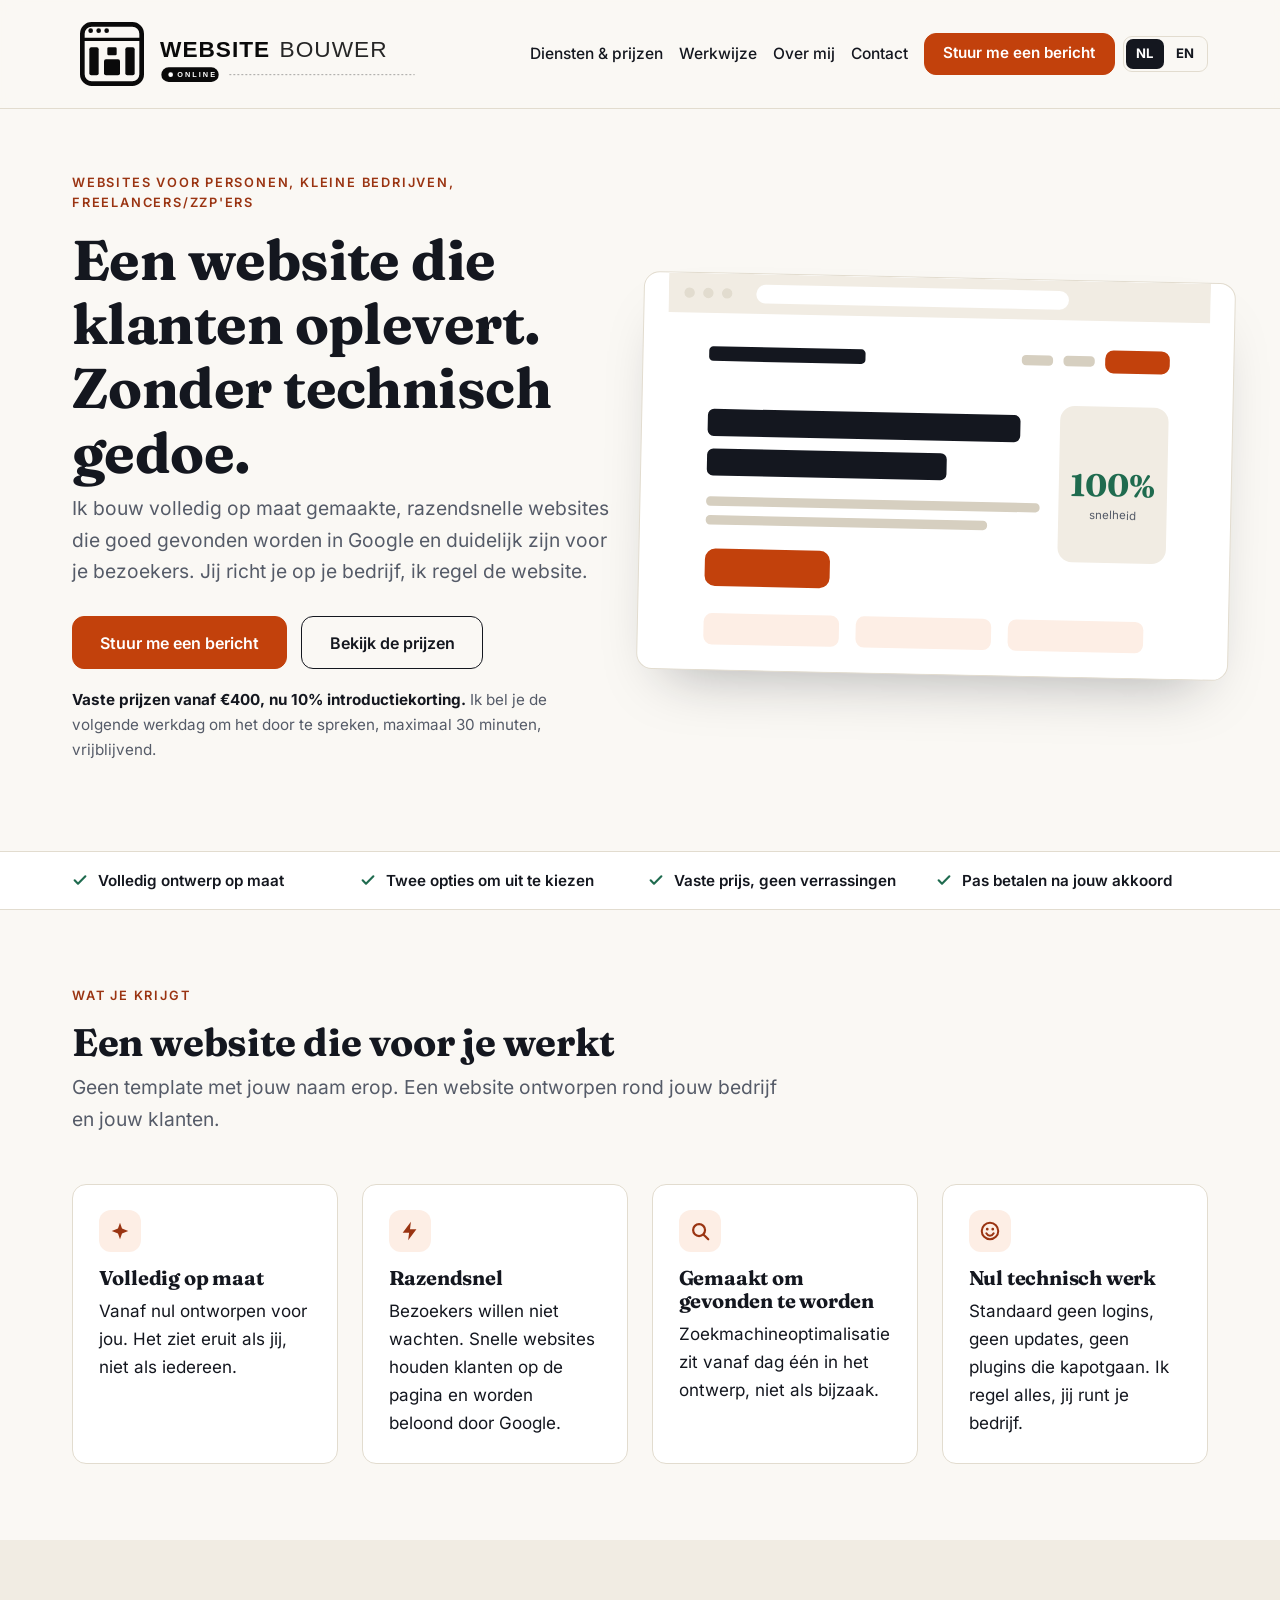
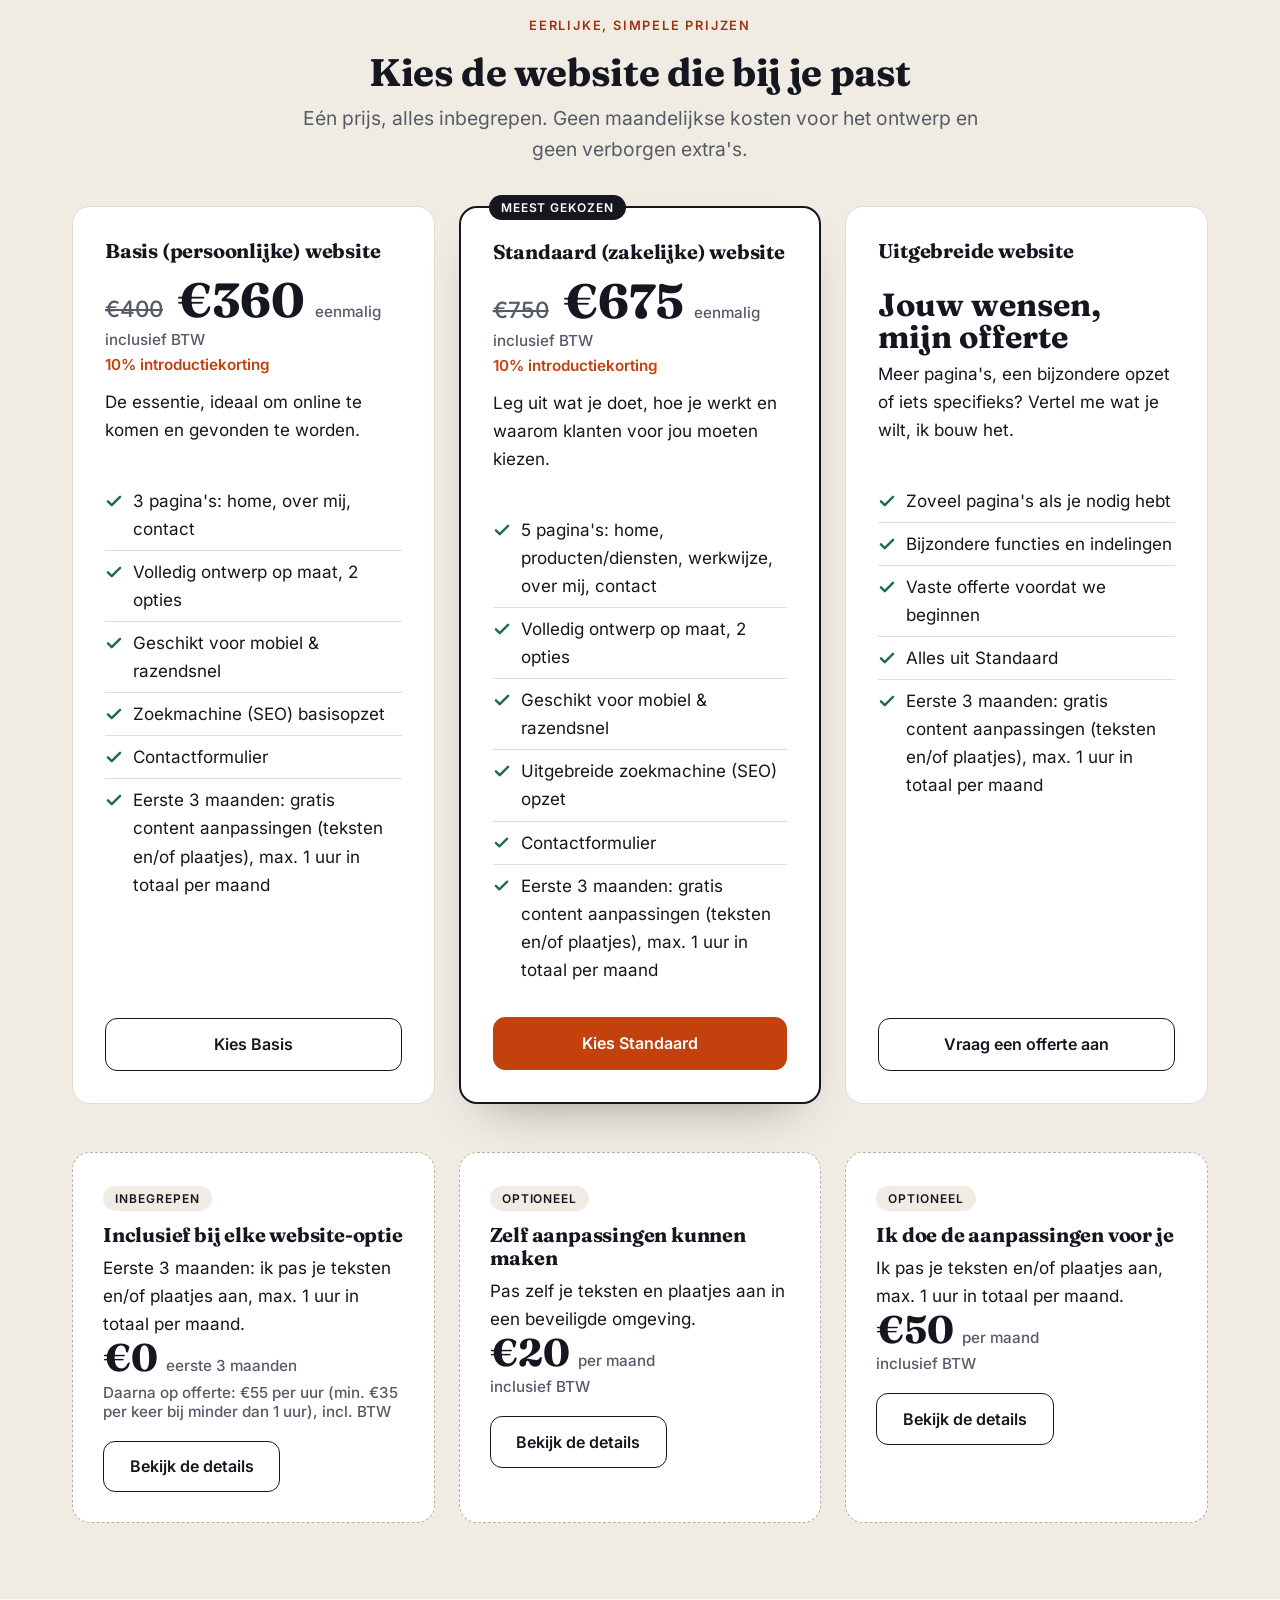
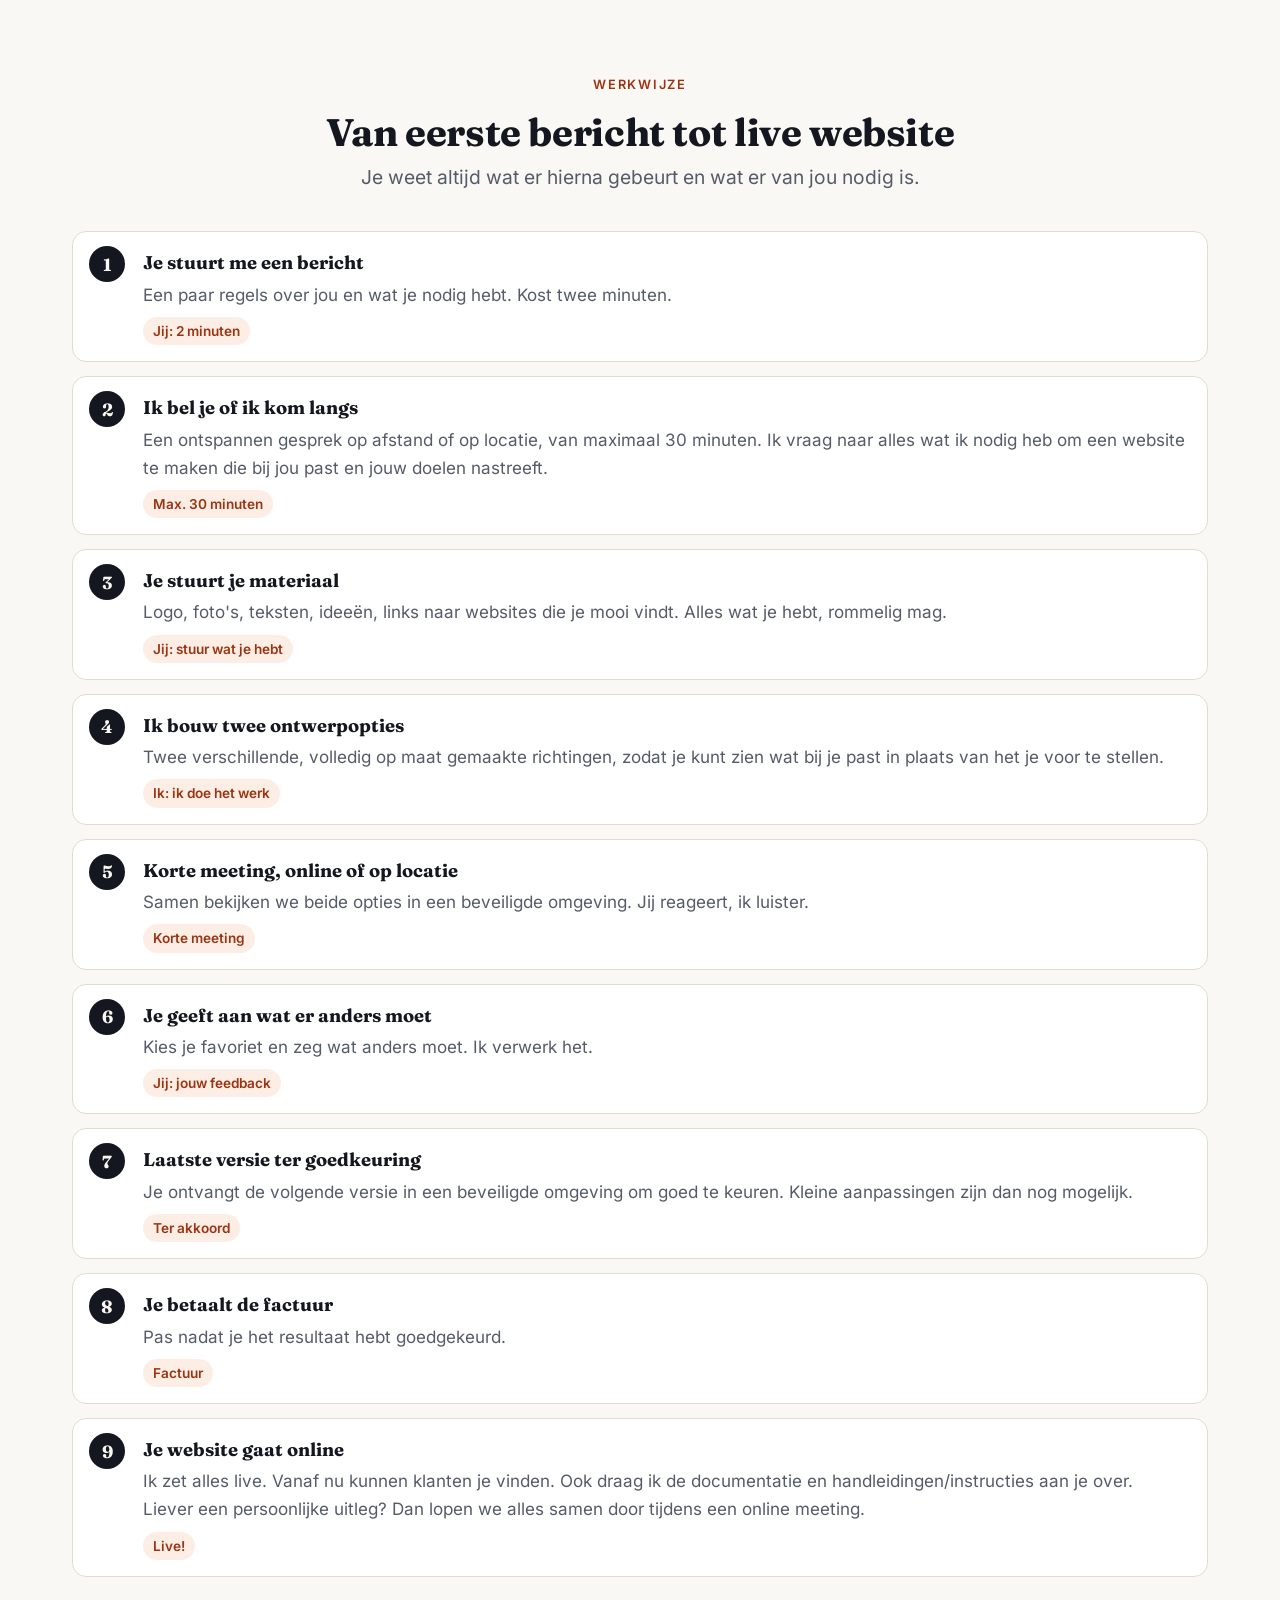
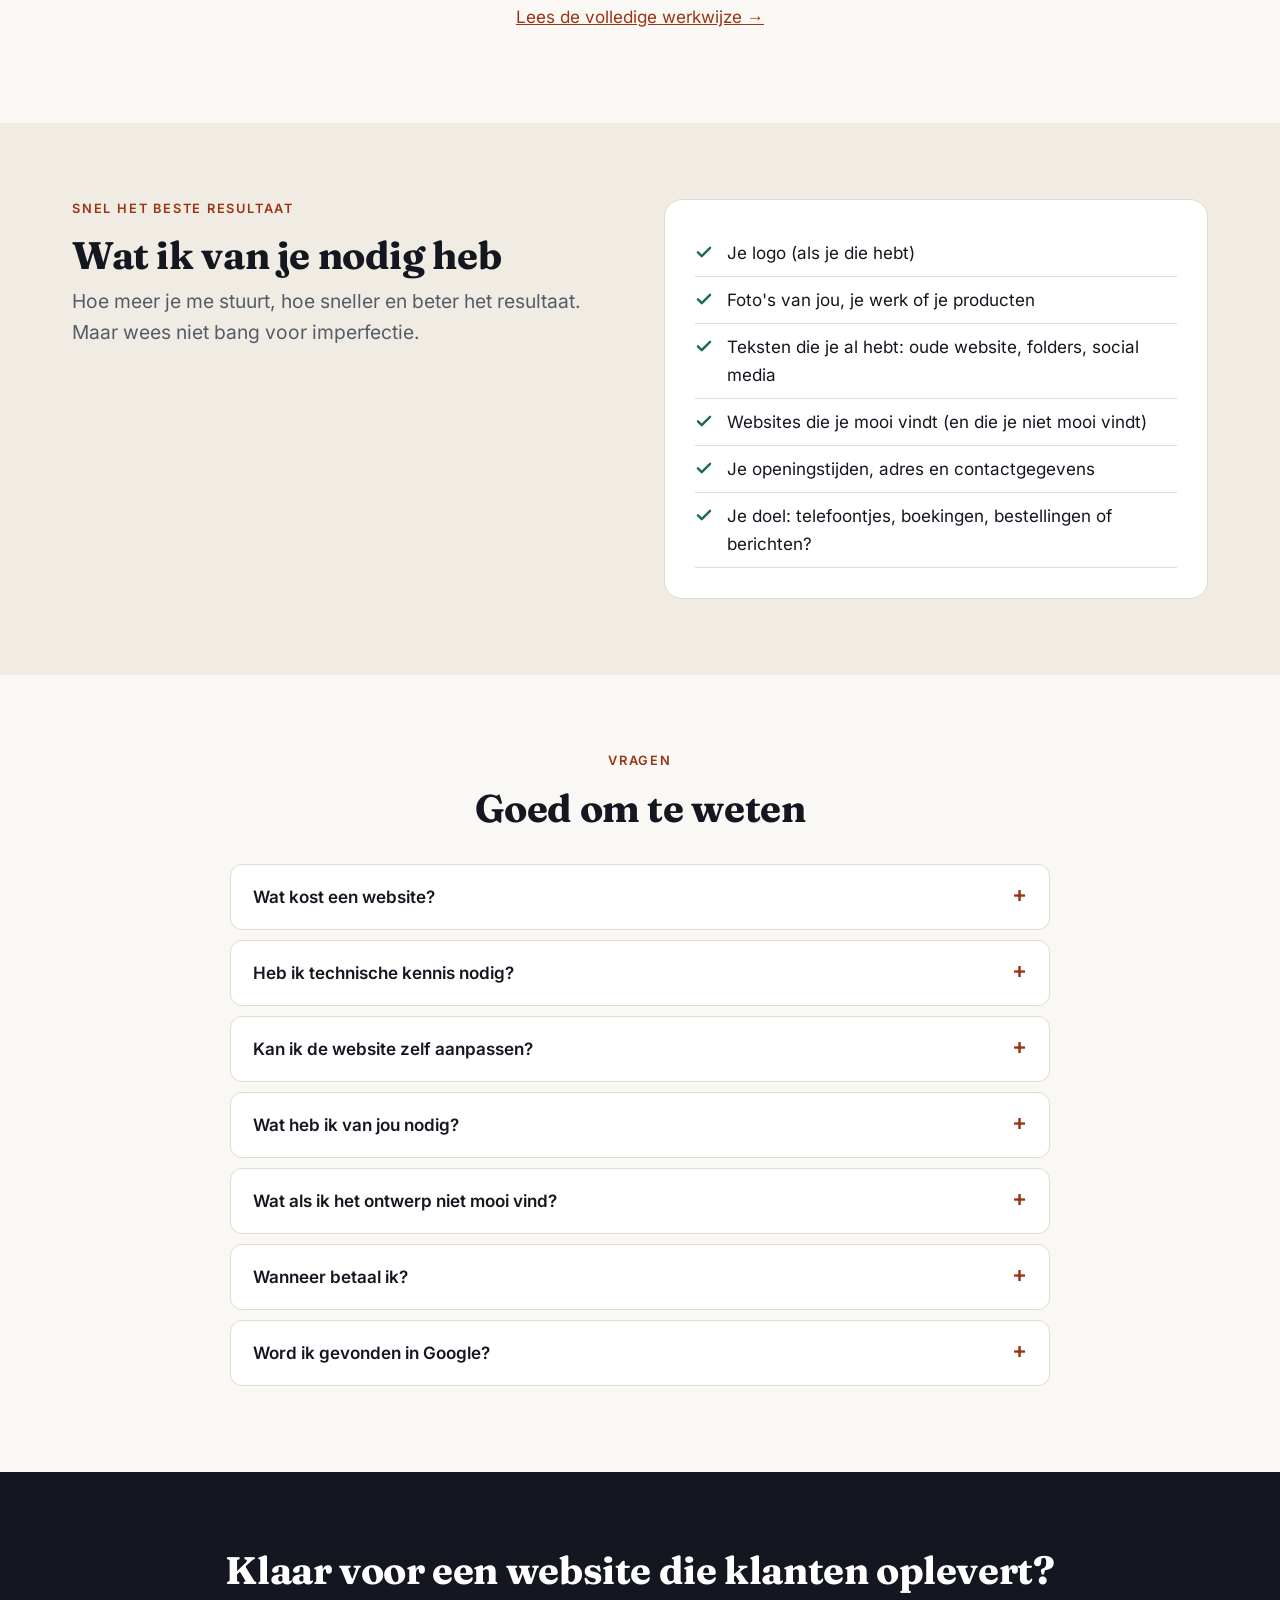
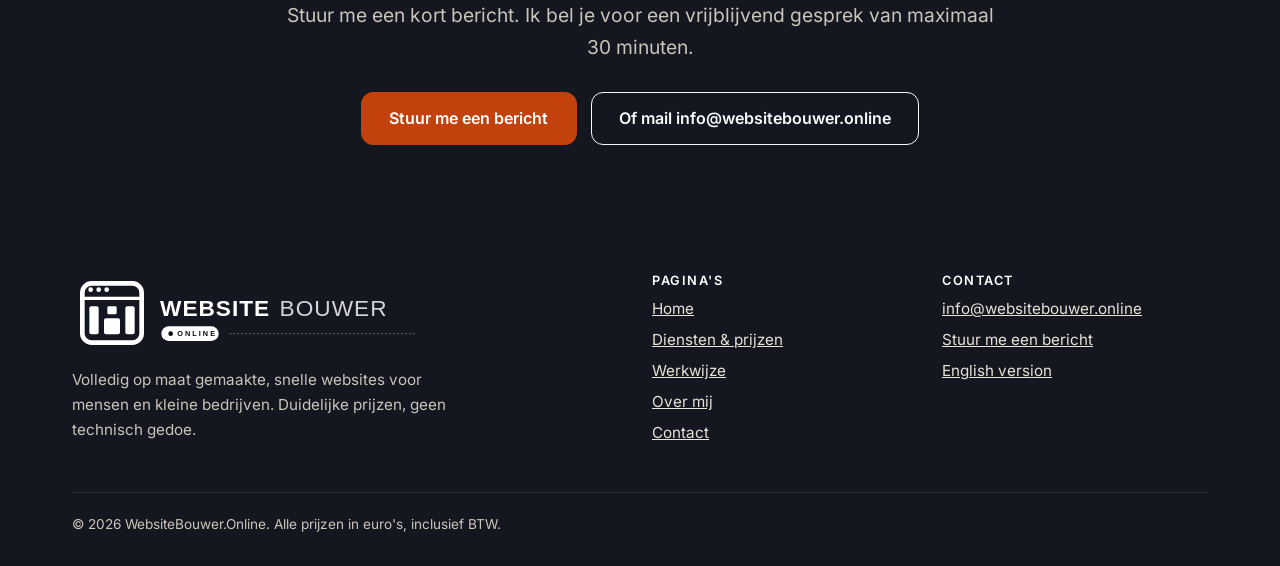
<file: index.html>
<!doctype html> <html lang="nl"> <head> <meta charset="utf-8"> <meta name="viewport" content="width=device-width,initial-scale=1"> <title>Website laten maken voor zzp'ers en kleine bedrijven | vanaf €400</title> <meta name="description" content="Laat een volledig op maat gemaakte, snelle website bouwen vanaf €400. Nu 10% introductiekorting. Twee ontwerpopties, vaste prijs, geen technisch gedoe. Stuur een bericht en ik bel je."> <link rel="canonical" href="https://websitebouwer.online/"> <link rel="alternate" hreflang="nl" href="https://websitebouwer.online/"><link rel="alternate" hreflang="en" href="https://websitebouwer.online/en/"><link rel="alternate" hreflang="x-default" href="https://websitebouwer.online/"> <meta name="theme-color" content="#faf8f4"> <meta property="og:type" content="website"> <meta property="og:locale" content="nl_NL"> <meta property="og:title" content="Website laten maken voor zzp'ers en kleine bedrijven | vanaf €400"> <meta property="og:description" content="Laat een volledig op maat gemaakte, snelle website bouwen vanaf €400. Nu 10% introductiekorting. Twee ontwerpopties, vaste prijs, geen technisch gedoe. Stuur een bericht en ik bel je."> <meta property="og:url" content="https://websitebouwer.online/"> <meta property="og:image" content="https://websitebouwer.online/og-image.png"> <meta name="twitter:card" content="summary_large_image"> <link rel="icon" href="favicon.ico" sizes="48x48"> <link rel="icon" href="favicon.svg" type="image/svg+xml" sizes="any"> <link rel="apple-touch-icon" href="apple-touch-icon.png"> <link rel="manifest" href="site.webmanifest"> <link rel="stylesheet" href="styles.7dacace5.css"> <noscript><style>.navbar-collapse.collapse{display:block!important}</style></noscript> <script>document.documentElement.classList.add("js")</script> <script type="application/ld+json">{"@context": "https://schema.org", "@type": "ProfessionalService", "inLanguage": "nl", "name": "WebsiteBouwer.Online – websites op maat", "url": "https://websitebouwer.online/", "email": "info@websitebouwer.online", "priceRange": "€400 - €750+", "description": "Volledig op maat gemaakte, razendsnelle statische websites voor zzp'ers en kleine bedrijven. Vaste prijzen, zonder technisch gedoe.", "image": "https://websitebouwer.online/og-image.png", "hasOfferCatalog": {"@type": "OfferCatalog", "name": "Website pakketten", "itemListElement": [{"@type": "Offer", "name": "Basis (persoonlijke) website (3 pagina's)", "price": "400", "priceCurrency": "EUR", "itemOffered": {"@type": "Service", "name": "Website op maat: home, over mij, contact"}}, {"@type": "Offer", "name": "Standaard (zakelijke) website (5 pagina's)", "price": "750", "priceCurrency": "EUR", "itemOffered": {"@type": "Service", "name": "Website op maat: home, diensten, werkwijze, over mij, contact"}}]}}</script><script type="application/ld+json">{"@context": "https://schema.org", "@type": "FAQPage", "inLanguage": "nl", "mainEntity": [{"@type": "Question", "name": "Wat kost een website?", "acceptedAnswer": {"@type": "Answer", "text": "Een Basis website (3 pagina's) kost €400 en een Standaard website (5 pagina's) €750. Als introductieaanbieding krijg je nu 10% korting (Basis €360, Standaard €675). Heb je meer nodig, zoals een grotere site, een boekingspagina of iets bijzonders? Vertel me wat je wilt en je krijgt een vaste prijsofferte."}}, {"@type": "Question", "name": "Heb ik technische kennis nodig?", "acceptedAnswer": {"@type": "Answer", "text": "Nee, helemaal niet. Ik regel alles wat technisch is. Jij vertelt over je bedrijf, stuurt me wat je hebt (teksten, logo, foto's, voorbeelden) en zegt wat je wel en niet mooi vindt."}}, {"@type": "Question", "name": "Kan ik de website zelf aanpassen?", "acceptedAnswer": {"@type": "Answer", "text": "Standaard niet, en dat is een bewuste keuze: je website blijft statisch, dus snel en veilig. De eerste 3 maanden zijn content aanpassingen door mij inbegrepen. Daarnaast kun je kiezen voor een optioneel abonnement: zelf aanpassingen maken, of mij de aanpassingen laten doen. Alle details en prijzen staan op de pagina Diensten & prijzen."}}, {"@type": "Question", "name": "Wat heb ik van jou nodig?", "acceptedAnswer": {"@type": "Answer", "text": "Alles wat je al hebt: je logo, foto's, teksten, een lijst met diensten, openingstijden, links naar je social media en naar websites die je mooi vindt. Rommelig is prima, ik zoek het uit. Nog geen teksten? Dan bespreken we dat tijdens het telefoongesprek."}}, {"@type": "Question", "name": "Wat als ik het ontwerp niet mooi vind?", "acceptedAnswer": {"@type": "Answer", "text": "Je krijgt twee verschillende ontwerpopties en we bekijken ze samen in een korte meeting, online of op locatie. Jij zegt wat je graag anders wilt, en de volgende versie is hopelijk de versie die je goedkeurt. Een kleine aanpassing meer of minder is geen probleem."}}, {"@type": "Question", "name": "Wanneer betaal ik?", "acceptedAnswer": {"@type": "Answer", "text": "Nadat je de definitieve versie in een beveiligde omgeving hebt goedgekeurd, ontvang je de factuur. Zodra die betaald is, gaat je website online. Je betaalt dus niets voordat je het resultaat hebt gezien en goedgekeurd."}}, {"@type": "Question", "name": "Word ik gevonden in Google?", "acceptedAnswer": {"@type": "Answer", "text": "Elke site die ik bouw heeft een sterke zoekmachinebasis: razendsnel, geschikt voor mobiel, duidelijke paginatitels en beschrijvingen, een heldere structuur en de juiste technische opzet. Niemand kan eerlijk een nummer 1-positie beloven, maar je start met de best mogelijke basis."}}]}</script> </head> <body> <a class="skip" href="#main">Naar de inhoud</a> <header class="site"><nav class="navbar navbar-expand-xl" aria-label="Hoofdmenu"><div class="container"> <a class="navbar-brand brand" href="index.html" aria-label="WebsiteBouwer.Online – home"><img src="logo.svg" alt="WebsiteBouwer.Online" width="360" height="80"></a> <button class="navbar-toggler" aria-expanded="false" aria-controls="nav" aria-label="Menu" type="button"><span class="navbar-toggler-icon"></span></button> <div class="collapse navbar-collapse" id="nav"><ul class="navbar-nav ms-auto align-items-xl-center"><li class="nav-item"><a class="nav-link" href="diensten.html">Diensten & prijzen</a></li><li class="nav-item"><a class="nav-link" href="werkwijze.html">Werkwijze</a></li><li class="nav-item"><a class="nav-link" href="over-mij.html">Over mij</a></li><li class="nav-item"><a class="nav-link" href="contact.html">Contact</a></li><li class="nav-item ms-xl-2"><a class="btn btn-primary" href="contact.html">Stuur me een bericht</a></li><li class="langsw nav-item" aria-label="Taal"><a href="index.html" hreflang="nl" lang="nl" aria-current="true">NL</a><a href="en/index.html" hreflang="en" lang="en">EN</a></li></ul></div> </div></nav></header> <main id="main"> <section class="hero"><div class="container"><div class="row row-cols-1 row-cols-lg-2 align-items-center gy-5 gx-lg-5"> <div> <span class="eyebrow">Websites voor personen, kleine bedrijven, freelancers/zzp'ers</span> <h1>Een website die klanten oplevert. Zonder technisch gedoe.</h1> <p class="lead">Ik bouw volledig op maat gemaakte, razendsnelle websites die goed gevonden worden in Google en duidelijk zijn voor je bezoekers. Jij richt je op je bedrijf, ik regel de website.</p> <div class="actions"><a class="btn btn-primary btn-lg" href="contact.html">Stuur me een bericht</a><a class="btn btn-outline-dark btn-lg" href="diensten.html">Bekijk de prijzen</a></div> <p class="note"><b>Vaste prijzen vanaf €400, nu 10% introductiekorting.</b> Ik bel je de volgende werkdag om het door te spreken, maximaal 30 minuten, vrijblijvend.</p> </div> <div class="mock"><svg viewBox="0 0 520 380" role="img" aria-label="Illustratie van een nette, snelle website" xmlns="http://www.w3.org/2000/svg"> <rect width="520" height="380" fill="#fff"/><rect width="520" height="38" fill="#f1ece3"/> <circle cx="20" cy="19" r="5" fill="#e2dccf"/><circle cx="38" cy="19" r="5" fill="#e2dccf"/><circle cx="56" cy="19" r="5" fill="#e2dccf"/> <rect x="84" y="10" width="300" height="18" rx="9" fill="#fff"/> <rect x="40" y="70" width="150" height="14" rx="4" fill="#14171f"/> <rect x="340" y="72" width="30" height="10" rx="4" fill="#d6cfc0"/><rect x="380" y="72" width="30" height="10" rx="4" fill="#d6cfc0"/><rect x="420" y="66" width="62" height="22" rx="8" fill="#c2410c"/> <rect x="40" y="130" width="300" height="26" rx="6" fill="#14171f"/><rect x="40" y="168" width="230" height="26" rx="6" fill="#14171f"/> <rect x="40" y="214" width="320" height="9" rx="4" fill="#d6cfc0"/><rect x="40" y="232" width="270" height="9" rx="4" fill="#d6cfc0"/> <rect x="40" y="264" width="120" height="36" rx="10" fill="#c2410c"/> <rect x="40" y="326" width="130" height="30" rx="8" fill="#fdeee5"/><rect x="186" y="326" width="130" height="30" rx="8" fill="#fdeee5"/><rect x="332" y="326" width="130" height="30" rx="8" fill="#fdeee5"/> <rect x="378" y="120" width="104" height="150" rx="14" fill="#f1ece3"/> <text x="430" y="206" text-anchor="middle" font-family="Fraunces,Georgia,serif" font-size="30" font-weight="700" fill="#1f6b4f">100%</text> <text x="430" y="228" text-anchor="middle" font-family="Inter,Arial,sans-serif" font-size="11" fill="#555b68">snelheid</text> </svg></div> </div></div></section> <div class="strip"><div class="container"><ul class="row row-cols-1 row-cols-sm-2 row-cols-lg-4 g-3 list-unstyled mb-0 py-3"> <li class="col">Volledig ontwerp op maat</li><li class="col">Twee opties om uit te kiezen</li><li class="col">Vaste prijs, geen verrassingen</li><li class="col">Pas betalen na jouw akkoord</li> </ul></div></div> <section><div class="container"> <span class="eyebrow">Wat je krijgt</span> <h2>Een website die voor je werkt</h2> <p class="lead">Geen template met jouw naam erop. Een website ontworpen rond jouw bedrijf en jouw klanten.</p> <div class="row row-cols-1 row-cols-sm-2 row-cols-lg-4 g-4 mt-4"> <div class="col"><div class="card h-100"><div class="card-body"><div class="ico"><svg viewBox="0 0 24 24" aria-hidden="true"><path fill="currentColor" d="M12 3l2.2 6.3L21 12l-6.8 2.7L12 21l-2.2-6.3L3 12l6.8-2.7z"/></svg></div><h3>Volledig op maat</h3><p>Vanaf nul ontworpen voor jou. Het ziet eruit als jij, niet als iedereen.</p></div></div></div> <div class="col"><div class="card h-100"><div class="card-body"><div class="ico"><svg viewBox="0 0 24 24" aria-hidden="true"><path fill="currentColor" d="M13 2L4 14h7l-1 8 9-12h-7z"/></svg></div><h3>Razendsnel</h3><p>Bezoekers willen niet wachten. Snelle websites houden klanten op de pagina en worden beloond door Google.</p></div></div></div> <div class="col"><div class="card h-100"><div class="card-body"><div class="ico"><svg viewBox="0 0 24 24" aria-hidden="true" fill="none" stroke="currentColor" stroke-width="2.4" stroke-linecap="round"><circle cx="11" cy="11" r="6.5"/><path d="M16 16l5 5"/></svg></div><h3>Gemaakt om gevonden te worden</h3><p>Zoekmachineoptimalisatie zit vanaf dag één in het ontwerp, niet als bijzaak.</p></div></div></div> <div class="col"><div class="card h-100"><div class="card-body"><div class="ico"><svg viewBox="0 0 24 24" aria-hidden="true" fill="none" stroke="currentColor" stroke-width="2.2" stroke-linecap="round"><circle cx="12" cy="12" r="9"/><path d="M8 14.5c1 1.8 2.4 2.7 4 2.7s3-.9 4-2.7"/><path d="M9 10v.01M15 10v.01" stroke-width="3"/></svg></div><h3>Nul technisch werk</h3><p>Standaard geen logins, geen updates, geen plugins die kapotgaan. Ik regel alles, jij runt je bedrijf.</p></div></div></div> </div> </div></section> <section class="alt"><div class="container"> <div class="center"><span class="eyebrow">Eerlijke, simpele prijzen</span> <h2>Kies de website die bij je past</h2> <p class="lead">Eén prijs, alles inbegrepen. Geen maandelijkse kosten voor het ontwerp en geen verborgen extra's.</p></div> <div class="row row-cols-1 row-cols-lg-3 g-4 mt-3 align-items-stretch"> <div class="col"><article class="plan h-100"><h3>Basis (persoonlijke) website</h3><p class="price"><s class="was">€400</s> €360 <small>eenmalig</small><small class="vat">inclusief BTW</small><small class="intro">10% introductiekorting</small></p> <p>De essentie, ideaal om online te komen en gevonden te worden.</p> <ul><li>3 pagina's: home, over mij, contact</li><li>Volledig ontwerp op maat, 2 opties</li><li>Geschikt voor mobiel & razendsnel</li><li>Zoekmachine (SEO) basisopzet</li><li>Contactformulier</li><li>Eerste 3 maanden: gratis content aanpassingen (teksten en/of plaatjes), max. 1 uur in totaal per maand</li></ul> <a class="btn btn-outline-dark btn-lg" href="contact.html">Kies Basis</a></article></div> <div class="col"><article class="plan h-100 pop"><span class="tag">Meest gekozen</span><h3>Standaard (zakelijke) website</h3><p class="price"><s class="was">€750</s> €675 <small>eenmalig</small><small class="vat">inclusief BTW</small><small class="intro">10% introductiekorting</small></p> <p>Leg uit wat je doet, hoe je werkt en waarom klanten voor jou moeten kiezen.</p> <ul><li>5 pagina's: home, producten/diensten, werkwijze, over mij, contact</li><li>Volledig ontwerp op maat, 2 opties</li><li>Geschikt voor mobiel & razendsnel</li><li>Uitgebreide zoekmachine (SEO) opzet</li><li>Contactformulier</li><li>Eerste 3 maanden: gratis content aanpassingen (teksten en/of plaatjes), max. 1 uur in totaal per maand</li></ul> <a class="btn btn-primary btn-lg" href="contact.html">Kies Standaard</a></article></div> <div class="col"><article class="plan h-100"><h3>Uitgebreide website</h3><p class="price q">Jouw wensen,<br>mijn offerte</p> <p>Meer pagina's, een bijzondere opzet of iets specifieks? Vertel me wat je wilt, ik bouw het.</p> <ul><li>Zoveel pagina's als je nodig hebt</li><li>Bijzondere functies en indelingen</li><li>Vaste offerte voordat we beginnen</li><li>Alles uit Standaard</li><li>Eerste 3 maanden: gratis content aanpassingen (teksten en/of plaatjes), max. 1 uur in totaal per maand</li></ul> <a class="btn btn-outline-dark btn-lg" href="contact.html">Vraag een offerte aan</a></article></div> </div><div class="row row-cols-1 row-cols-lg-3 g-4 mt-4"><div class="col"><div class="addon h-100 d-flex flex-column align-items-start"><span class="tag">Inbegrepen</span><h3>Inclusief bij elke website-optie</h3><p>Eerste 3 maanden: ik pas je teksten en/of plaatjes aan, max. 1 uur in totaal per maand.</p><div class="mt-auto pt-3"><p class="price">€0 <small>eerste 3 maanden</small><small class="vat">Daarna op offerte: €55 per uur (min. €35 per keer bij minder dan 1 uur), incl. BTW</small></p><a class="btn btn-outline-dark mt-3" href="diensten.html#inbegrepen" aria-label="Bekijk de details: Inclusief bij elke website-optie">Bekijk de details</a></div></div></div><div class="col"><div class="addon h-100 d-flex flex-column align-items-start"><span class="tag">Optioneel</span><h3>Zelf aanpassingen kunnen maken</h3><p>Pas zelf je teksten en plaatjes aan in een beveiligde omgeving.</p><div class="mt-auto pt-3"><p class="price">€20 <small>per maand</small><small class="vat">inclusief BTW</small></p><a class="btn btn-outline-dark mt-3" href="diensten.html#zelf-aanpassen" aria-label="Bekijk de details: Zelf aanpassingen kunnen maken">Bekijk de details</a></div></div></div><div class="col"><div class="addon h-100 d-flex flex-column align-items-start"><span class="tag">Optioneel</span><h3>Ik doe de aanpassingen voor je</h3><p>Ik pas je teksten en/of plaatjes aan, max. 1 uur in totaal per maand.</p><div class="mt-auto pt-3"><p class="price">€50 <small>per maand</small><small class="vat">inclusief BTW</small></p><a class="btn btn-outline-dark mt-3" href="diensten.html#aanpassingen-door-mij" aria-label="Bekijk de details: Ik doe de aanpassingen voor je">Bekijk de details</a></div></div></div></div> </div></section> <section><div class="container"> <div class="center"><span class="eyebrow">Werkwijze</span><h2>Van eerste bericht tot live website</h2> <p class="lead">Je weet altijd wat er hierna gebeurt en wat er van jou nodig is.</p></div> <ol class="steps compact"><li><strong>Je stuurt me een bericht</strong><span>Een paar regels over jou en wat je nodig hebt. Kost twee minuten.</span><br><em>Jij: 2 minuten</em></li><li><strong>Ik bel je of ik kom langs</strong><span>Een ontspannen gesprek op afstand of op locatie, van maximaal 30 minuten. Ik vraag naar alles wat ik nodig heb om een website te maken die bij jou past en jouw doelen nastreeft.</span><br><em>Max. 30 minuten</em></li><li><strong>Je stuurt je materiaal</strong><span>Logo, foto's, teksten, ideeën, links naar websites die je mooi vindt. Alles wat je hebt, rommelig mag.</span><br><em>Jij: stuur wat je hebt</em></li><li><strong>Ik bouw twee ontwerpopties</strong><span>Twee verschillende, volledig op maat gemaakte richtingen, zodat je kunt zien wat bij je past in plaats van het je voor te stellen.</span><br><em>Ik: ik doe het werk</em></li><li><strong>Korte meeting, online of op locatie</strong><span>Samen bekijken we beide opties in een beveiligde omgeving. Jij reageert, ik luister.</span><br><em>Korte meeting</em></li><li><strong>Je geeft aan wat er anders moet</strong><span>Kies je favoriet en zeg wat anders moet. Ik verwerk het.</span><br><em>Jij: jouw feedback</em></li><li><strong>Laatste versie ter goedkeuring</strong><span>Je ontvangt de volgende versie in een beveiligde omgeving om goed te keuren. Kleine aanpassingen zijn dan nog mogelijk.</span><br><em>Ter akkoord</em></li><li><strong>Je betaalt de factuur</strong><span>Pas nadat je het resultaat hebt goedgekeurd.</span><br><em>Factuur</em></li><li><strong>Je website gaat online</strong><span>Ik zet alles live. Vanaf nu kunnen klanten je vinden. Ook draag ik de documentatie en handleidingen/instructies aan je over. Liever een persoonlijke uitleg? Dan lopen we alles samen door tijdens een online meeting.</span><br><em>Live!</em></li></ol> <p class="center" style="margin-top:26px"><a href="werkwijze.html">Lees de volledige werkwijze →</a></p> </div></section> <section class="alt"><div class="container"><div class="row row-cols-1 row-cols-md-2 gy-5 gx-lg-5 align-items-start"> <div><span class="eyebrow">Snel het beste resultaat</span><h2>Wat ik van je nodig heb</h2> <p class="lead">Hoe meer je me stuurt, hoe sneller en beter het resultaat. Maar wees niet bang voor imperfectie.</p></div> <div><div class="panel"><ul class="check"> <li>Je logo (als je die hebt)</li><li>Foto's van jou, je werk of je producten</li> <li>Teksten die je al hebt: oude website, folders, social media</li> <li>Websites die je mooi vindt (en die je niet mooi vindt)</li><li>Je openingstijden, adres en contactgegevens</li> <li>Je doel: telefoontjes, boekingen, bestellingen of berichten?</li></ul></div></div> </div></div></section> <section><div class="container"><div class="center"><span class="eyebrow">Vragen</span><h2>Goed om te weten</h2></div><div class="faq"><details><summary>Wat kost een website?</summary><p>Een Basis website (3 pagina's) kost €400 en een Standaard website (5 pagina's) €750. Als introductieaanbieding krijg je nu 10% korting (Basis €360, Standaard €675). Heb je meer nodig, zoals een grotere site, een boekingspagina of iets bijzonders? Vertel me wat je wilt en je krijgt een vaste prijsofferte.</p></details><details><summary>Heb ik technische kennis nodig?</summary><p>Nee, helemaal niet. Ik regel alles wat technisch is. Jij vertelt over je bedrijf, stuurt me wat je hebt (teksten, logo, foto's, voorbeelden) en zegt wat je wel en niet mooi vindt.</p></details><details><summary>Kan ik de website zelf aanpassen?</summary><p>Standaard niet, en dat is een bewuste keuze: je website blijft statisch, dus snel en veilig. De eerste 3 maanden zijn content aanpassingen door mij inbegrepen. Daarnaast kun je kiezen voor een optioneel abonnement: zelf aanpassingen maken, of mij de aanpassingen laten doen. Alle details en prijzen staan op de pagina <a href="diensten.html#inbegrepen">Diensten & prijzen</a>.</p></details><details><summary>Wat heb ik van jou nodig?</summary><p>Alles wat je al hebt: je logo, foto's, teksten, een lijst met diensten, openingstijden, links naar je social media en naar websites die je mooi vindt. Rommelig is prima, ik zoek het uit. Nog geen teksten? Dan bespreken we dat tijdens het telefoongesprek.</p></details><details><summary>Wat als ik het ontwerp niet mooi vind?</summary><p>Je krijgt twee verschillende ontwerpopties en we bekijken ze samen in een korte meeting, online of op locatie. Jij zegt wat je graag anders wilt, en de volgende versie is hopelijk de versie die je goedkeurt. Een kleine aanpassing meer of minder is geen probleem.</p></details><details><summary>Wanneer betaal ik?</summary><p>Nadat je de definitieve versie in een beveiligde omgeving hebt goedgekeurd, ontvang je de factuur. Zodra die betaald is, gaat je website online. Je betaalt dus niets voordat je het resultaat hebt gezien en goedgekeurd.</p></details><details><summary>Word ik gevonden in Google?</summary><p>Elke site die ik bouw heeft een sterke zoekmachinebasis: razendsnel, geschikt voor mobiel, duidelijke paginatitels en beschrijvingen, een heldere structuur en de juiste technische opzet. Niemand kan eerlijk een nummer 1-positie beloven, maar je start met de best mogelijke basis.</p></details></div></div></section> <section class="dark cta"><div class="container"> <h2>Klaar voor een website die klanten oplevert?</h2><p class="lead">Stuur me een kort bericht. Ik bel je voor een vrijblijvend gesprek van maximaal 30 minuten.</p> <div class="actions"><a class="btn btn-primary btn-lg" href="contact.html">Stuur me een bericht</a><a class="btn btn-outline-light btn-lg" href="mailto:info@websitebouwer.online">Of mail info@websitebouwer.online</a></div> </div></section> </main> <footer class="site"><div class="container"> <div class="row g-4"> <div class="col-md-6"><a class="brand" href="index.html" aria-label="WebsiteBouwer.Online – home"><img src="logo-dark.svg" alt="WebsiteBouwer.Online" width="360" height="80"></a> <p style="margin-top:14px;max-width:38ch">Volledig op maat gemaakte, snelle websites voor mensen en kleine bedrijven. Duidelijke prijzen, geen technisch gedoe.</p></div> <div class="col-6 col-md-3"><h3>Pagina's</h3><ul><li><a href="index.html">Home</a></li><li><a href="diensten.html">Diensten & prijzen</a></li><li><a href="werkwijze.html">Werkwijze</a></li><li><a href="over-mij.html">Over mij</a></li><li><a href="contact.html">Contact</a></li></ul></div> <div class="col-6 col-md-3"><h3>Contact</h3><ul><li><a href="mailto:info@websitebouwer.online">info@<wbr>websitebouwer.online</a></li><li><a href="contact.html">Stuur me een bericht</a></li><li><a href="en/index.html" hreflang="en" lang="en">English version</a></li></ul></div> </div> <div class="legal">© 2026 WebsiteBouwer.Online. Alle prijzen in euro's, inclusief BTW.</div> </div></footer> <script>!function(){var e=document.querySelector(".navbar-toggler"),t=document.getElementById("nav");e&&e.addEventListener("click",function(){var n=t.classList.toggle("show");e.setAttribute("aria-expanded",n)})}()</script> </body> </html>
</file>
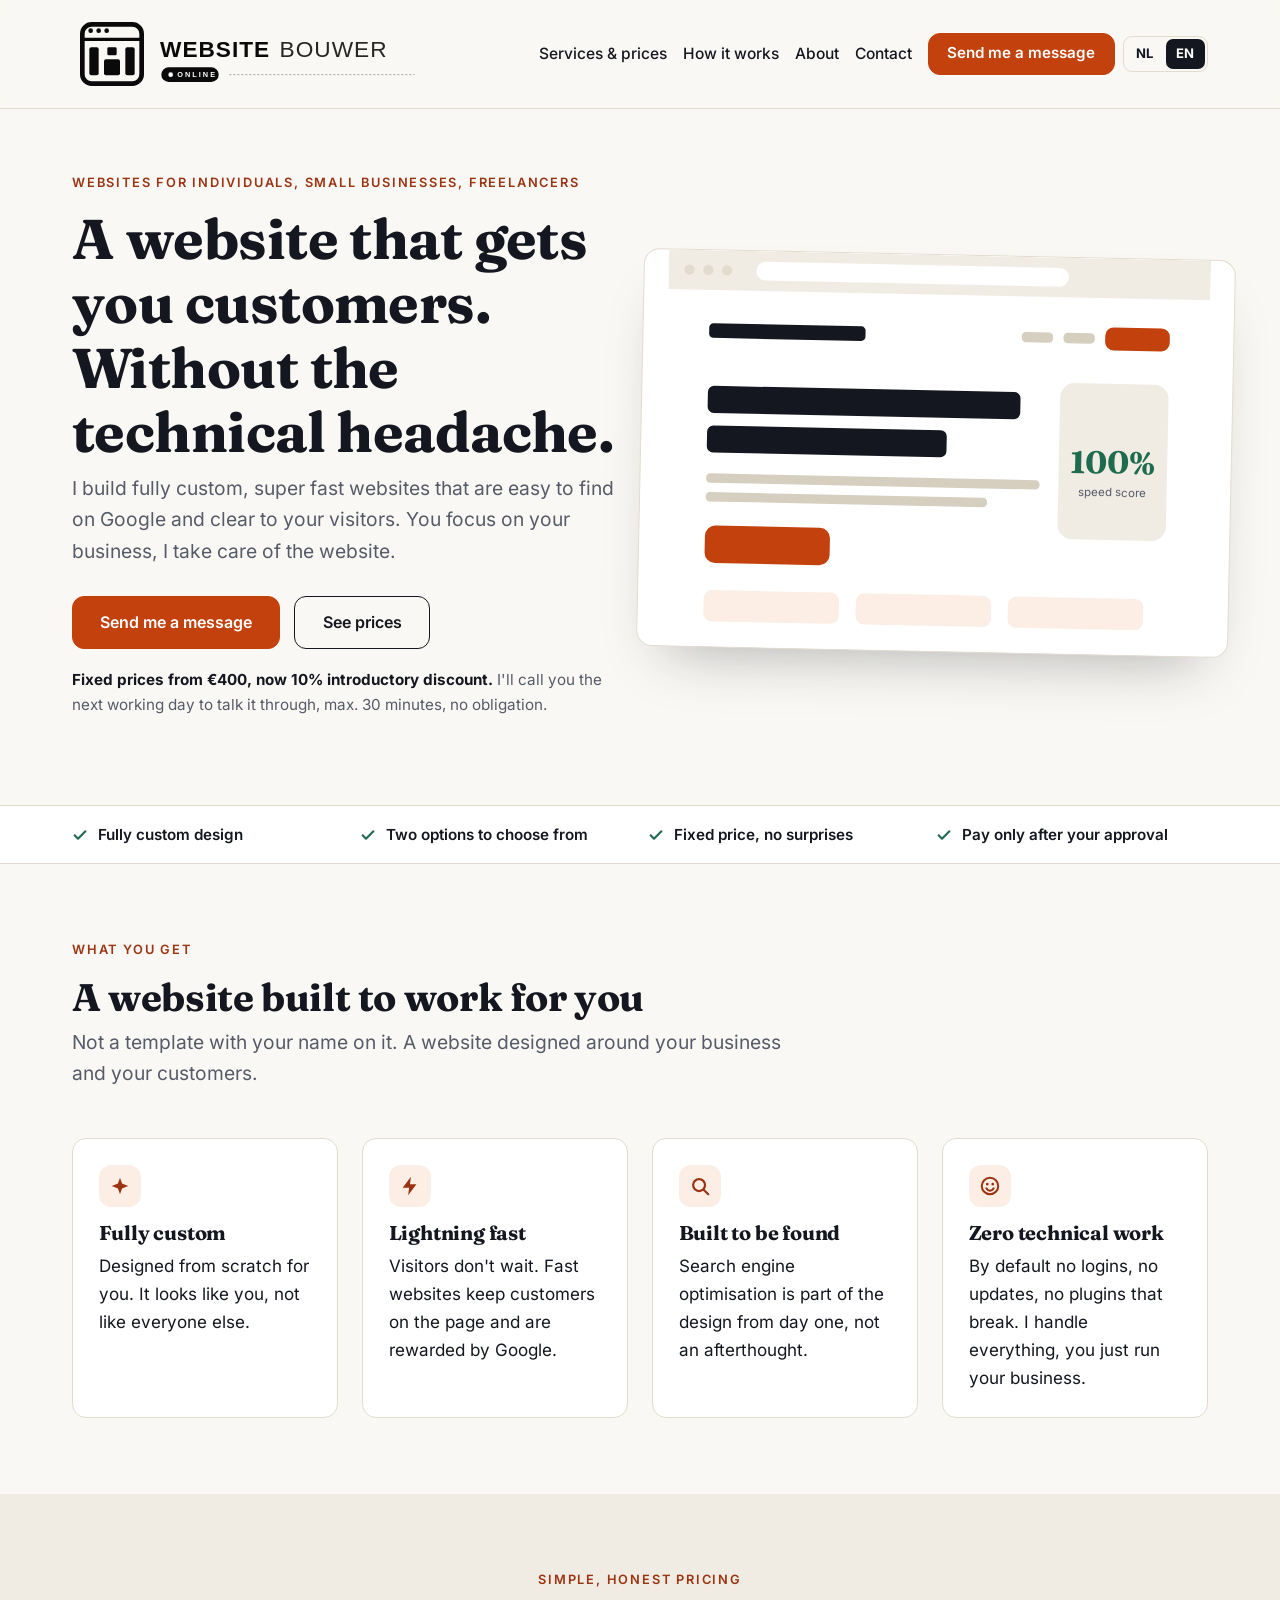
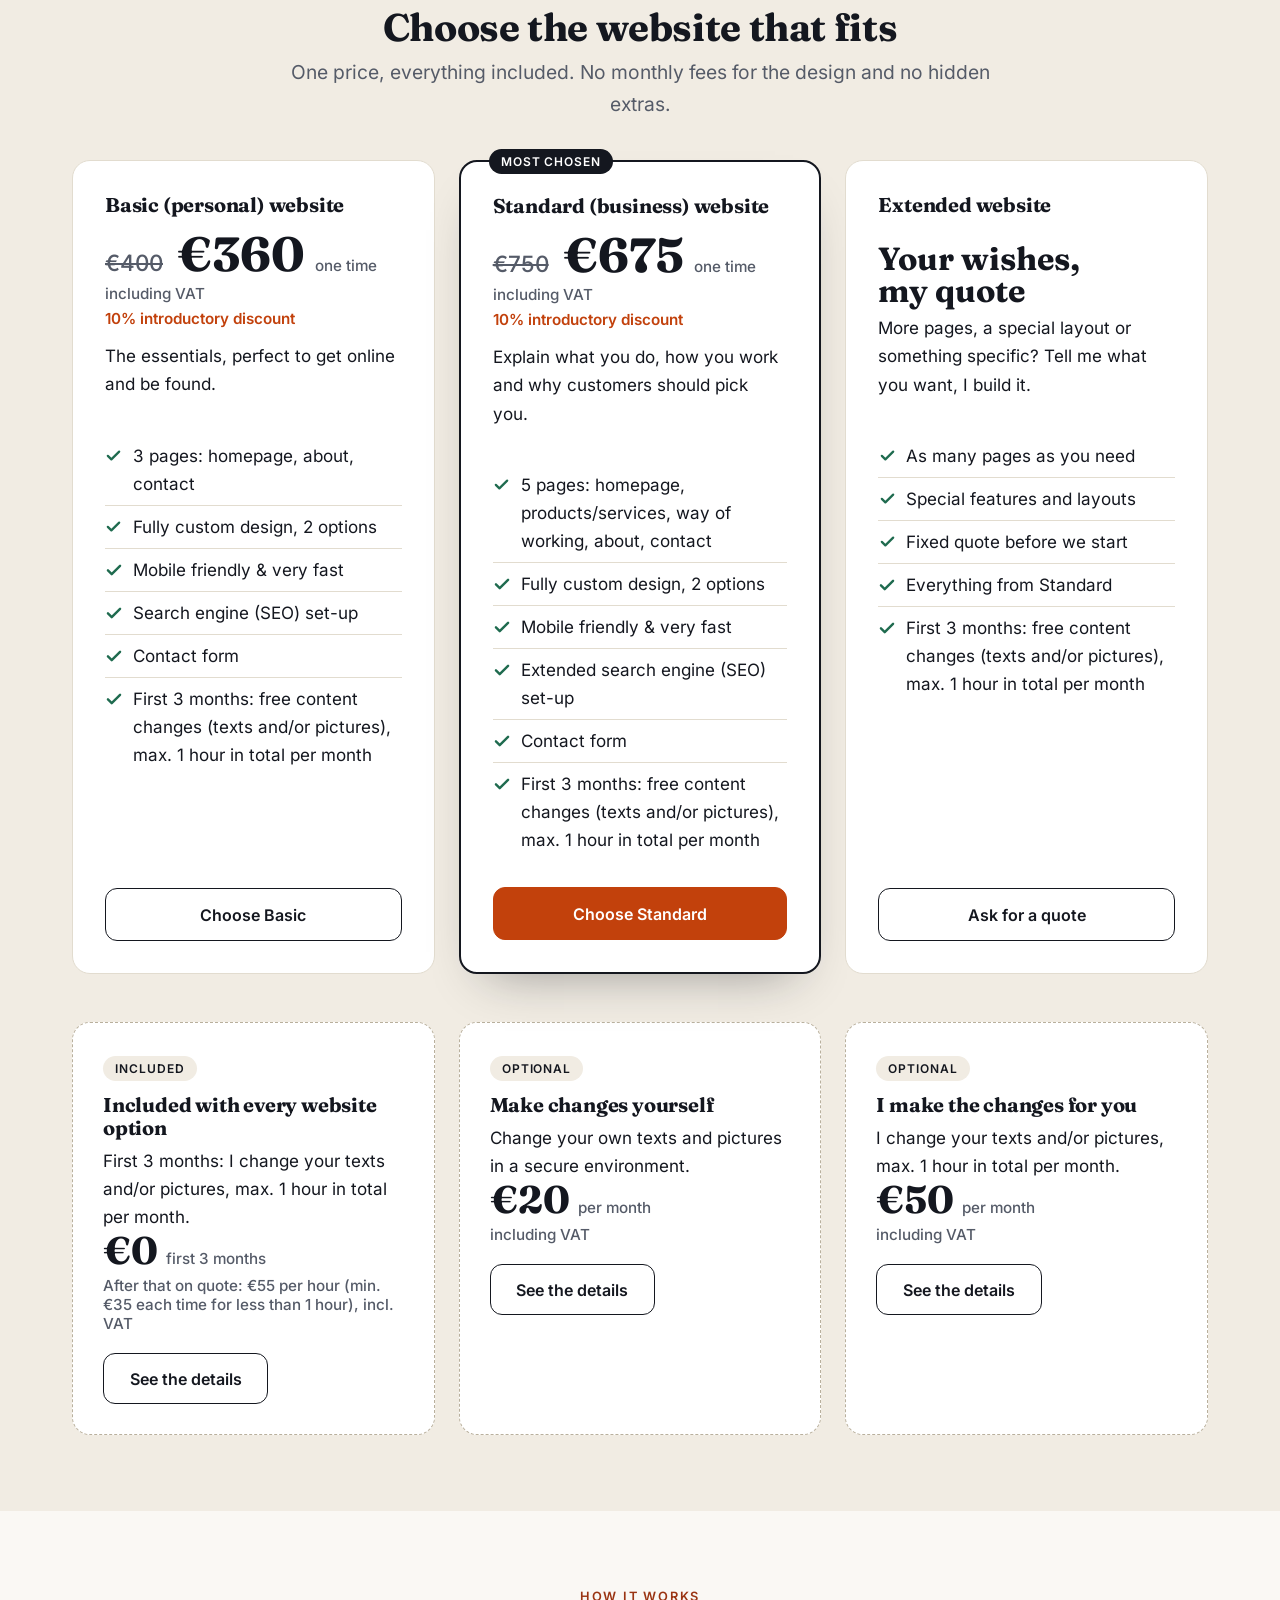
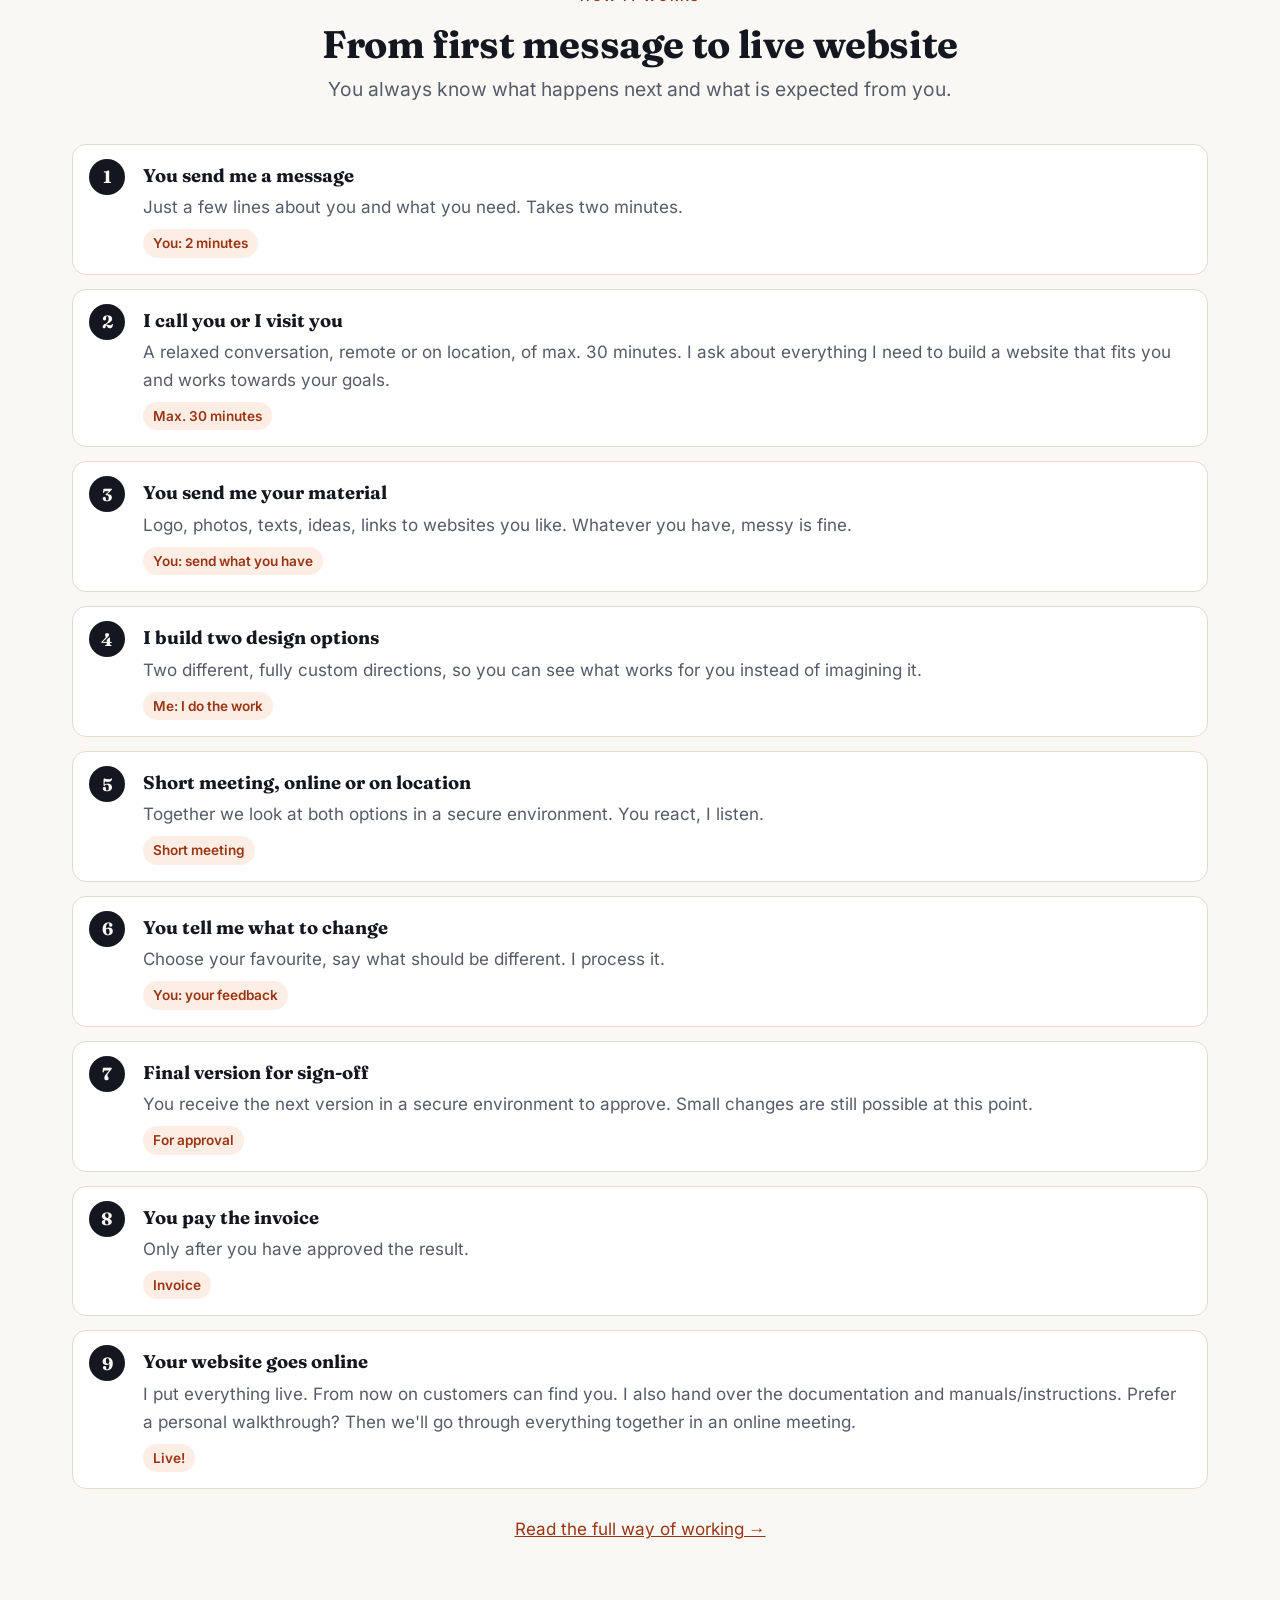
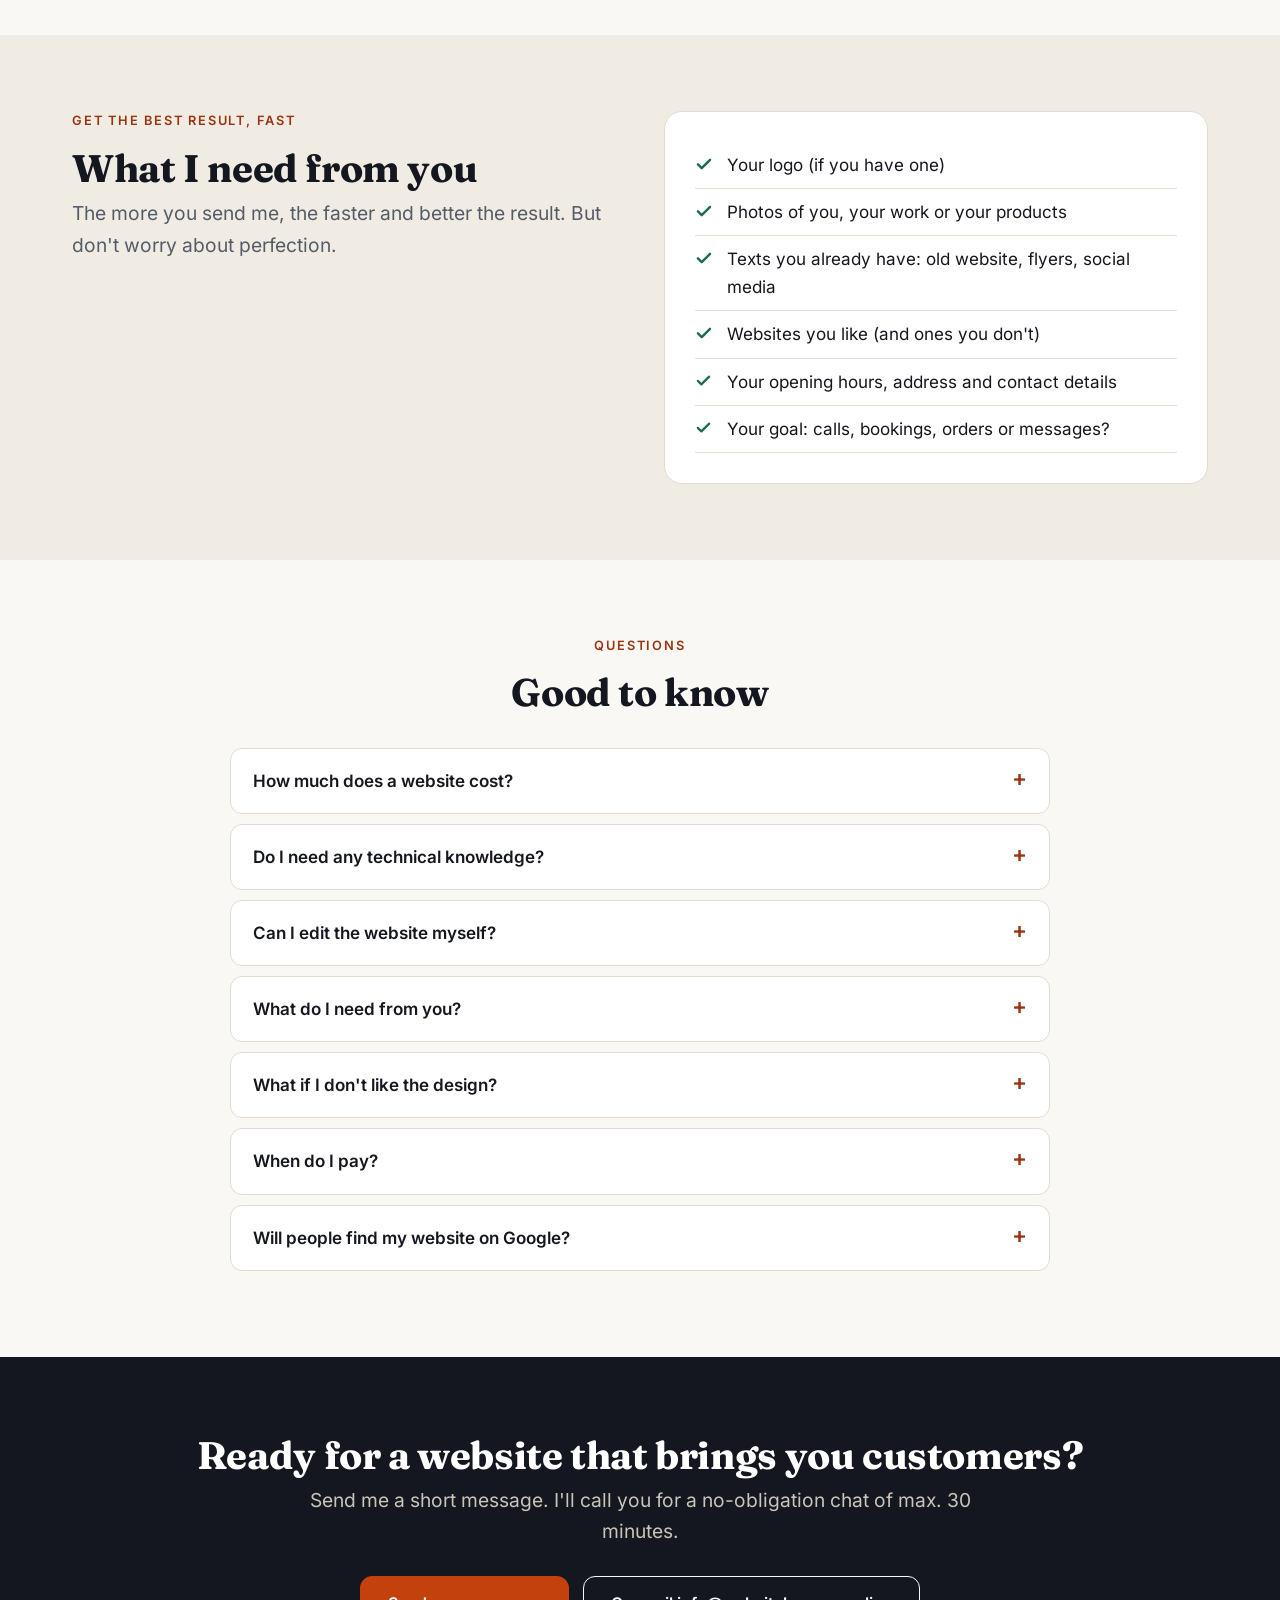
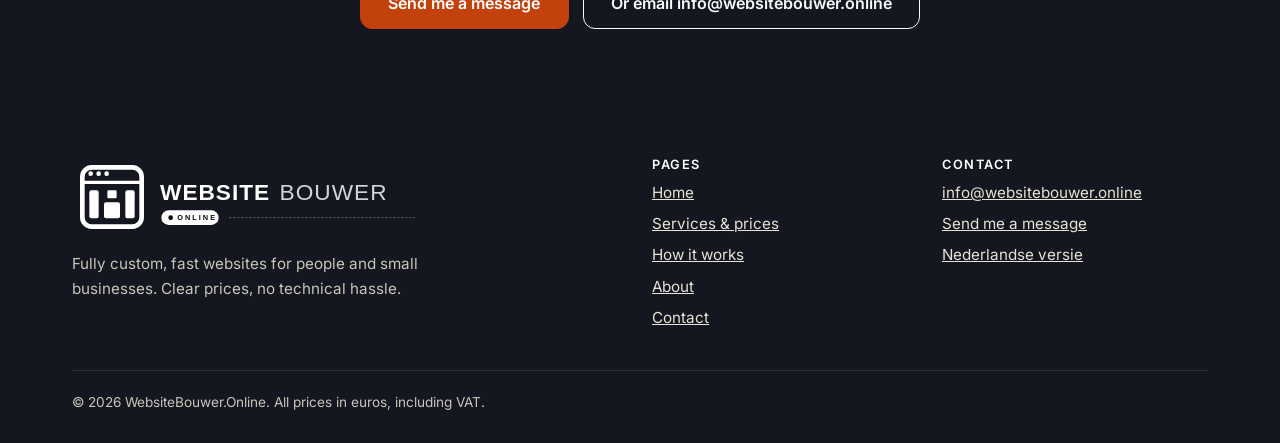
<file: en/index.html>
<!doctype html> <html lang="en"> <head> <meta charset="utf-8"> <meta name="viewport" content="width=device-width,initial-scale=1"> <title>Custom websites for small businesses & freelancers | from €400</title> <meta name="description" content="Get a fully custom, fast website built for you from €400. Now 10% introductory discount. Two design options, fixed price, no technical hassle. Send a message and I'll call you."> <link rel="canonical" href="https://websitebouwer.online/en/"> <link rel="alternate" hreflang="nl" href="https://websitebouwer.online/"><link rel="alternate" hreflang="en" href="https://websitebouwer.online/en/"><link rel="alternate" hreflang="x-default" href="https://websitebouwer.online/"> <meta name="theme-color" content="#faf8f4"> <meta property="og:type" content="website"> <meta property="og:locale" content="en_GB"> <meta property="og:title" content="Custom websites for small businesses & freelancers | from €400"> <meta property="og:description" content="Get a fully custom, fast website built for you from €400. Now 10% introductory discount. Two design options, fixed price, no technical hassle. Send a message and I'll call you."> <meta property="og:url" content="https://websitebouwer.online/en/"> <meta property="og:image" content="https://websitebouwer.online/og-image-en.png"> <meta name="twitter:card" content="summary_large_image"> <link rel="icon" href="../favicon.ico" sizes="48x48"> <link rel="icon" href="../favicon.svg" type="image/svg+xml" sizes="any"> <link rel="apple-touch-icon" href="../apple-touch-icon.png"> <link rel="manifest" href="../site.webmanifest"> <link rel="stylesheet" href="../styles.7dacace5.css"> <noscript><style>.navbar-collapse.collapse{display:block!important}</style></noscript> <script>document.documentElement.classList.add("js")</script> <script type="application/ld+json">{"@context": "https://schema.org", "@type": "ProfessionalService", "inLanguage": "en", "name": "WebsiteBouwer.Online – custom websites", "url": "https://websitebouwer.online/", "email": "info@websitebouwer.online", "priceRange": "€400 - €750+", "description": "Fully custom, fast static websites for freelancers and small businesses. Fixed prices, no technical hassle.", "image": "https://websitebouwer.online/og-image-en.png", "hasOfferCatalog": {"@type": "OfferCatalog", "name": "Website packages", "itemListElement": [{"@type": "Offer", "name": "Basic (personal) website (3 pages)", "price": "400", "priceCurrency": "EUR", "itemOffered": {"@type": "Service", "name": "Custom website: homepage, about, contact"}}, {"@type": "Offer", "name": "Standard (business) website (5 pages)", "price": "750", "priceCurrency": "EUR", "itemOffered": {"@type": "Service", "name": "Custom website: homepage, services, way of working, about, contact"}}]}}</script><script type="application/ld+json">{"@context": "https://schema.org", "@type": "FAQPage", "inLanguage": "en", "mainEntity": [{"@type": "Question", "name": "How much does a website cost?", "acceptedAnswer": {"@type": "Answer", "text": "A Basic website (3 pages) is €400 and a Standard website (5 pages) is €750. As an introductory offer you now get 10% off (Basic €360, Standard €675). Need more, like a bigger site, a booking page or something special? Tell me what you want and I give you a fixed quote."}}, {"@type": "Question", "name": "Do I need any technical knowledge?", "acceptedAnswer": {"@type": "Answer", "text": "None. I take care of everything technical. You only tell me about your business, send me what you have (texts, logo, photos, examples) and say what you like or dislike."}}, {"@type": "Question", "name": "Can I edit the website myself?", "acceptedAnswer": {"@type": "Answer", "text": "Not by default, and that is a deliberate choice: your website stays static, so it stays fast and secure. For the first 3 months, content changes by me are included. You can also choose an optional subscription: make changes yourself, or have me make them. All details and prices are on the page Services & prices."}}, {"@type": "Question", "name": "What do I need from you?", "acceptedAnswer": {"@type": "Answer", "text": "Everything you already have: your logo, photos, texts, a list of services, opening hours, links to your social media and to websites you like. Messy is fine. I'll sort it out. Don't have a text yet? We'll talk about it on the phone."}}, {"@type": "Question", "name": "What if I don't like the design?", "acceptedAnswer": {"@type": "Answer", "text": "You get two different design options and we look at them together in a short meeting, online or on location. You tell me what you would like to have changed, and the next version is hopefully the one you sign off. One small change more or less is no problem."}}, {"@type": "Question", "name": "When do I pay?", "acceptedAnswer": {"@type": "Answer", "text": "After you have signed off the final version in a secure environment you receive the invoice. When it is paid, your website goes online. No payment before you have seen and approved the result."}}, {"@type": "Question", "name": "Will people find my website on Google?", "acceptedAnswer": {"@type": "Answer", "text": "Every site I build has a strong search foundation: fast loading, mobile friendly, clear page titles and descriptions, a clean structure and the right technical set-up. Nobody can honestly promise a #1 position, but you start with the best possible basis."}}]}</script> </head> <body> <a class="skip" href="#main">Skip to content</a> <header class="site"><nav class="navbar navbar-expand-xl" aria-label="Main"><div class="container"> <a class="navbar-brand brand" href="index.html" aria-label="WebsiteBouwer.Online – home"><img src="../logo.svg" alt="WebsiteBouwer.Online" width="360" height="80"></a> <button class="navbar-toggler" aria-expanded="false" aria-controls="nav" aria-label="Menu" type="button"><span class="navbar-toggler-icon"></span></button> <div class="collapse navbar-collapse" id="nav"><ul class="navbar-nav ms-auto align-items-xl-center"><li class="nav-item"><a class="nav-link" href="services.html">Services & prices</a></li><li class="nav-item"><a class="nav-link" href="how-it-works.html">How it works</a></li><li class="nav-item"><a class="nav-link" href="about.html">About</a></li><li class="nav-item"><a class="nav-link" href="contact.html">Contact</a></li><li class="nav-item ms-xl-2"><a class="btn btn-primary" href="contact.html">Send me a message</a></li><li class="langsw nav-item" aria-label="Language"><a href="../index.html" hreflang="nl" lang="nl">NL</a><a href="index.html" hreflang="en" lang="en" aria-current="true">EN</a></li></ul></div> </div></nav></header> <main id="main"> <section class="hero"><div class="container"><div class="row row-cols-1 row-cols-lg-2 align-items-center gy-5 gx-lg-5"> <div> <span class="eyebrow">Websites for individuals, small businesses, freelancers</span> <h1>A website that gets you customers. Without the technical headache.</h1> <p class="lead">I build fully custom, super fast websites that are easy to find on Google and clear to your visitors. You focus on your business, I take care of the website.</p> <div class="actions"><a class="btn btn-primary btn-lg" href="contact.html">Send me a message</a><a class="btn btn-outline-dark btn-lg" href="services.html">See prices</a></div> <p class="note"><b>Fixed prices from €400, now 10% introductory discount.</b> I'll call you the next working day to talk it through, max. 30 minutes, no obligation.</p> </div> <div class="mock"><svg viewBox="0 0 520 380" role="img" aria-label="Illustration of a clean, fast website" xmlns="http://www.w3.org/2000/svg"> <rect width="520" height="380" fill="#fff"/><rect width="520" height="38" fill="#f1ece3"/> <circle cx="20" cy="19" r="5" fill="#e2dccf"/><circle cx="38" cy="19" r="5" fill="#e2dccf"/><circle cx="56" cy="19" r="5" fill="#e2dccf"/> <rect x="84" y="10" width="300" height="18" rx="9" fill="#fff"/> <rect x="40" y="70" width="150" height="14" rx="4" fill="#14171f"/> <rect x="340" y="72" width="30" height="10" rx="4" fill="#d6cfc0"/><rect x="380" y="72" width="30" height="10" rx="4" fill="#d6cfc0"/><rect x="420" y="66" width="62" height="22" rx="8" fill="#c2410c"/> <rect x="40" y="130" width="300" height="26" rx="6" fill="#14171f"/><rect x="40" y="168" width="230" height="26" rx="6" fill="#14171f"/> <rect x="40" y="214" width="320" height="9" rx="4" fill="#d6cfc0"/><rect x="40" y="232" width="270" height="9" rx="4" fill="#d6cfc0"/> <rect x="40" y="264" width="120" height="36" rx="10" fill="#c2410c"/> <rect x="40" y="326" width="130" height="30" rx="8" fill="#fdeee5"/><rect x="186" y="326" width="130" height="30" rx="8" fill="#fdeee5"/><rect x="332" y="326" width="130" height="30" rx="8" fill="#fdeee5"/> <rect x="378" y="120" width="104" height="150" rx="14" fill="#f1ece3"/> <text x="430" y="206" text-anchor="middle" font-family="Fraunces,Georgia,serif" font-size="30" font-weight="700" fill="#1f6b4f">100%</text> <text x="430" y="228" text-anchor="middle" font-family="Inter,Arial,sans-serif" font-size="11" fill="#555b68">speed score</text> </svg></div> </div></div></section> <div class="strip"><div class="container"><ul class="row row-cols-1 row-cols-sm-2 row-cols-lg-4 g-3 list-unstyled mb-0 py-3"> <li class="col">Fully custom design</li><li class="col">Two options to choose from</li><li class="col">Fixed price, no surprises</li><li class="col">Pay only after your approval</li> </ul></div></div> <section><div class="container"> <span class="eyebrow">What you get</span> <h2>A website built to work for you</h2> <p class="lead">Not a template with your name on it. A website designed around your business and your customers.</p> <div class="row row-cols-1 row-cols-sm-2 row-cols-lg-4 g-4 mt-4"> <div class="col"><div class="card h-100"><div class="card-body"><div class="ico"><svg viewBox="0 0 24 24" aria-hidden="true"><path fill="currentColor" d="M12 3l2.2 6.3L21 12l-6.8 2.7L12 21l-2.2-6.3L3 12l6.8-2.7z"/></svg></div><h3>Fully custom</h3><p>Designed from scratch for you. It looks like you, not like everyone else.</p></div></div></div> <div class="col"><div class="card h-100"><div class="card-body"><div class="ico"><svg viewBox="0 0 24 24" aria-hidden="true"><path fill="currentColor" d="M13 2L4 14h7l-1 8 9-12h-7z"/></svg></div><h3>Lightning fast</h3><p>Visitors don't wait. Fast websites keep customers on the page and are rewarded by Google.</p></div></div></div> <div class="col"><div class="card h-100"><div class="card-body"><div class="ico"><svg viewBox="0 0 24 24" aria-hidden="true" fill="none" stroke="currentColor" stroke-width="2.4" stroke-linecap="round"><circle cx="11" cy="11" r="6.5"/><path d="M16 16l5 5"/></svg></div><h3>Built to be found</h3><p>Search engine optimisation is part of the design from day one, not an afterthought.</p></div></div></div> <div class="col"><div class="card h-100"><div class="card-body"><div class="ico"><svg viewBox="0 0 24 24" aria-hidden="true" fill="none" stroke="currentColor" stroke-width="2.2" stroke-linecap="round"><circle cx="12" cy="12" r="9"/><path d="M8 14.5c1 1.8 2.4 2.7 4 2.7s3-.9 4-2.7"/><path d="M9 10v.01M15 10v.01" stroke-width="3"/></svg></div><h3>Zero technical work</h3><p>By default no logins, no updates, no plugins that break. I handle everything, you just run your business.</p></div></div></div> </div> </div></section> <section class="alt"><div class="container"> <div class="center"><span class="eyebrow">Simple, honest pricing</span> <h2>Choose the website that fits</h2> <p class="lead">One price, everything included. No monthly fees for the design and no hidden extras.</p></div> <div class="row row-cols-1 row-cols-lg-3 g-4 mt-3 align-items-stretch"> <div class="col"><article class="plan h-100"><h3>Basic (personal) website</h3><p class="price"><s class="was">€400</s> €360 <small>one time</small><small class="vat">including VAT</small><small class="intro">10% introductory discount</small></p> <p>The essentials, perfect to get online and be found.</p> <ul><li>3 pages: homepage, about, contact</li><li>Fully custom design, 2 options</li><li>Mobile friendly & very fast</li><li>Search engine (SEO) set-up</li><li>Contact form</li><li>First 3 months: free content changes (texts and/or pictures), max. 1 hour in total per month</li></ul> <a class="btn btn-outline-dark btn-lg" href="contact.html">Choose Basic</a></article></div> <div class="col"><article class="plan h-100 pop"><span class="tag">Most chosen</span><h3>Standard (business) website</h3><p class="price"><s class="was">€750</s> €675 <small>one time</small><small class="vat">including VAT</small><small class="intro">10% introductory discount</small></p> <p>Explain what you do, how you work and why customers should pick you.</p> <ul><li>5 pages: homepage, products/services, way of working, about, contact</li><li>Fully custom design, 2 options</li><li>Mobile friendly & very fast</li><li>Extended search engine (SEO) set-up</li><li>Contact form</li><li>First 3 months: free content changes (texts and/or pictures), max. 1 hour in total per month</li></ul> <a class="btn btn-primary btn-lg" href="contact.html">Choose Standard</a></article></div> <div class="col"><article class="plan h-100"><h3>Extended website</h3><p class="price q">Your wishes, <br>my quote</p> <p>More pages, a special layout or something specific? Tell me what you want, I build it.</p> <ul><li>As many pages as you need</li><li>Special features and layouts</li><li>Fixed quote before we start</li><li>Everything from Standard</li><li>First 3 months: free content changes (texts and/or pictures), max. 1 hour in total per month</li></ul> <a class="btn btn-outline-dark btn-lg" href="contact.html">Ask for a quote</a></article></div> </div><div class="row row-cols-1 row-cols-lg-3 g-4 mt-4"><div class="col"><div class="addon h-100 d-flex flex-column align-items-start"><span class="tag">Included</span><h3>Included with every website option</h3><p>First 3 months: I change your texts and/or pictures, max. 1 hour in total per month.</p><div class="mt-auto pt-3"><p class="price">€0 <small>first 3 months</small><small class="vat">After that on quote: €55 per hour (min. €35 each time for less than 1 hour), incl. VAT</small></p><a class="btn btn-outline-dark mt-3" href="services.html#included" aria-label="See the details: Included with every website option">See the details</a></div></div></div><div class="col"><div class="addon h-100 d-flex flex-column align-items-start"><span class="tag">Optional</span><h3>Make changes yourself</h3><p>Change your own texts and pictures in a secure environment.</p><div class="mt-auto pt-3"><p class="price">€20 <small>per month</small><small class="vat">including VAT</small></p><a class="btn btn-outline-dark mt-3" href="services.html#edit-yourself" aria-label="See the details: Make changes yourself">See the details</a></div></div></div><div class="col"><div class="addon h-100 d-flex flex-column align-items-start"><span class="tag">Optional</span><h3>I make the changes for you</h3><p>I change your texts and/or pictures, max. 1 hour in total per month.</p><div class="mt-auto pt-3"><p class="price">€50 <small>per month</small><small class="vat">including VAT</small></p><a class="btn btn-outline-dark mt-3" href="services.html#changes-by-me" aria-label="See the details: I make the changes for you">See the details</a></div></div></div></div> </div></section> <section><div class="container"> <div class="center"><span class="eyebrow">How it works</span><h2>From first message to live website</h2> <p class="lead">You always know what happens next and what is expected from you.</p></div> <ol class="steps compact"><li><strong>You send me a message</strong><span>Just a few lines about you and what you need. Takes two minutes.</span><br><em>You: 2 minutes</em></li><li><strong>I call you or I visit you</strong><span>A relaxed conversation, remote or on location, of max. 30 minutes. I ask about everything I need to build a website that fits you and works towards your goals.</span><br><em>Max. 30 minutes</em></li><li><strong>You send me your material</strong><span>Logo, photos, texts, ideas, links to websites you like. Whatever you have, messy is fine.</span><br><em>You: send what you have</em></li><li><strong>I build two design options</strong><span>Two different, fully custom directions, so you can see what works for you instead of imagining it.</span><br><em>Me: I do the work</em></li><li><strong>Short meeting, online or on location</strong><span>Together we look at both options in a secure environment. You react, I listen.</span><br><em>Short meeting</em></li><li><strong>You tell me what to change</strong><span>Choose your favourite, say what should be different. I process it.</span><br><em>You: your feedback</em></li><li><strong>Final version for sign-off</strong><span>You receive the next version in a secure environment to approve. Small changes are still possible at this point.</span><br><em>For approval</em></li><li><strong>You pay the invoice</strong><span>Only after you have approved the result.</span><br><em>Invoice</em></li><li><strong>Your website goes online</strong><span>I put everything live. From now on customers can find you. I also hand over the documentation and manuals/instructions. Prefer a personal walkthrough? Then we'll go through everything together in an online meeting.</span><br><em>Live!</em></li></ol> <p class="center" style="margin-top:26px"><a href="how-it-works.html">Read the full way of working →</a></p> </div></section> <section class="alt"><div class="container"><div class="row row-cols-1 row-cols-md-2 gy-5 gx-lg-5 align-items-start"> <div><span class="eyebrow">Get the best result, fast</span><h2>What I need from you</h2> <p class="lead">The more you send me, the faster and better the result. But don't worry about perfection.</p></div> <div><div class="panel"><ul class="check"> <li>Your logo (if you have one)</li><li>Photos of you, your work or your products</li> <li>Texts you already have: old website, flyers, social media</li> <li>Websites you like (and ones you don't)</li><li>Your opening hours, address and contact details</li> <li>Your goal: calls, bookings, orders or messages?</li></ul></div></div> </div></div></section> <section><div class="container"><div class="center"><span class="eyebrow">Questions</span><h2>Good to know</h2></div><div class="faq"><details><summary>How much does a website cost?</summary><p>A Basic website (3 pages) is €400 and a Standard website (5 pages) is €750. As an introductory offer you now get 10% off (Basic €360, Standard €675). Need more, like a bigger site, a booking page or something special? Tell me what you want and I give you a fixed quote.</p></details><details><summary>Do I need any technical knowledge?</summary><p>None. I take care of everything technical. You only tell me about your business, send me what you have (texts, logo, photos, examples) and say what you like or dislike.</p></details><details><summary>Can I edit the website myself?</summary><p>Not by default, and that is a deliberate choice: your website stays static, so it stays fast and secure. For the first 3 months, content changes by me are included. You can also choose an optional subscription: make changes yourself, or have me make them. All details and prices are on the page <a href="services.html#included">Services & prices</a>.</p></details><details><summary>What do I need from you?</summary><p>Everything you already have: your logo, photos, texts, a list of services, opening hours, links to your social media and to websites you like. Messy is fine. I'll sort it out. Don't have a text yet? We'll talk about it on the phone.</p></details><details><summary>What if I don't like the design?</summary><p>You get two different design options and we look at them together in a short meeting, online or on location. You tell me what you would like to have changed, and the next version is hopefully the one you sign off. One small change more or less is no problem.</p></details><details><summary>When do I pay?</summary><p>After you have signed off the final version in a secure environment you receive the invoice. When it is paid, your website goes online. No payment before you have seen and approved the result.</p></details><details><summary>Will people find my website on Google?</summary><p>Every site I build has a strong search foundation: fast loading, mobile friendly, clear page titles and descriptions, a clean structure and the right technical set-up. Nobody can honestly promise a #1 position, but you start with the best possible basis.</p></details></div></div></section> <section class="dark cta"><div class="container"> <h2>Ready for a website that brings you customers?</h2><p class="lead">Send me a short message. I'll call you for a no-obligation chat of max. 30 minutes.</p> <div class="actions"><a class="btn btn-primary btn-lg" href="contact.html">Send me a message</a><a class="btn btn-outline-light btn-lg" href="mailto:info@websitebouwer.online">Or email info@websitebouwer.online</a></div> </div></section> </main> <footer class="site"><div class="container"> <div class="row g-4"> <div class="col-md-6"><a class="brand" href="index.html" aria-label="WebsiteBouwer.Online – home"><img src="../logo-dark.svg" alt="WebsiteBouwer.Online" width="360" height="80"></a> <p style="margin-top:14px;max-width:38ch">Fully custom, fast websites for people and small businesses. Clear prices, no technical hassle.</p></div> <div class="col-6 col-md-3"><h3>Pages</h3><ul><li><a href="index.html">Home</a></li><li><a href="services.html">Services & prices</a></li><li><a href="how-it-works.html">How it works</a></li><li><a href="about.html">About</a></li><li><a href="contact.html">Contact</a></li></ul></div> <div class="col-6 col-md-3"><h3>Contact</h3><ul><li><a href="mailto:info@websitebouwer.online">info@<wbr>websitebouwer.online</a></li><li><a href="contact.html">Send me a message</a></li><li><a href="../index.html" hreflang="nl" lang="nl">Nederlandse versie</a></li></ul></div> </div> <div class="legal">© 2026 WebsiteBouwer.Online. All prices in euros, including VAT.</div> </div></footer> <script>!function(){var e=document.querySelector(".navbar-toggler"),t=document.getElementById("nav");e&&e.addEventListener("click",function(){var n=t.classList.toggle("show");e.setAttribute("aria-expanded",n)})}()</script> </body> </html>
</file>
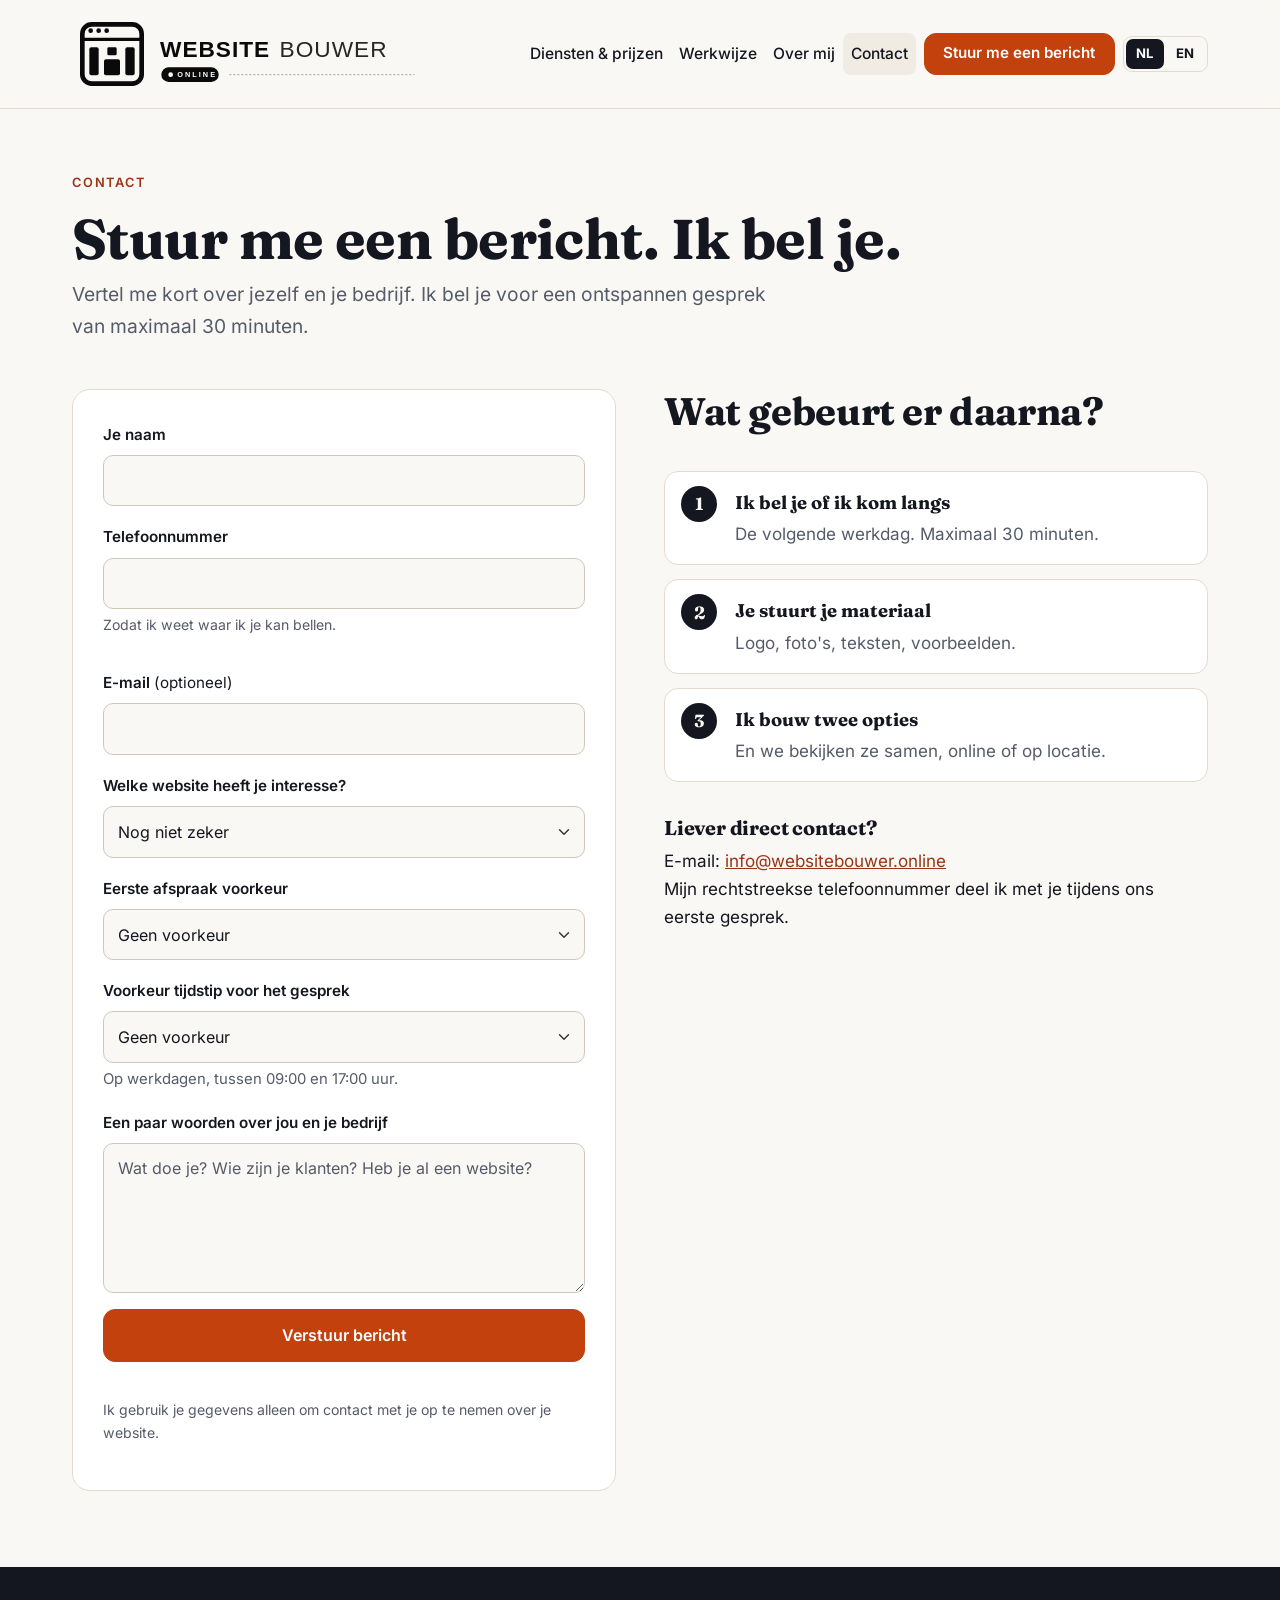
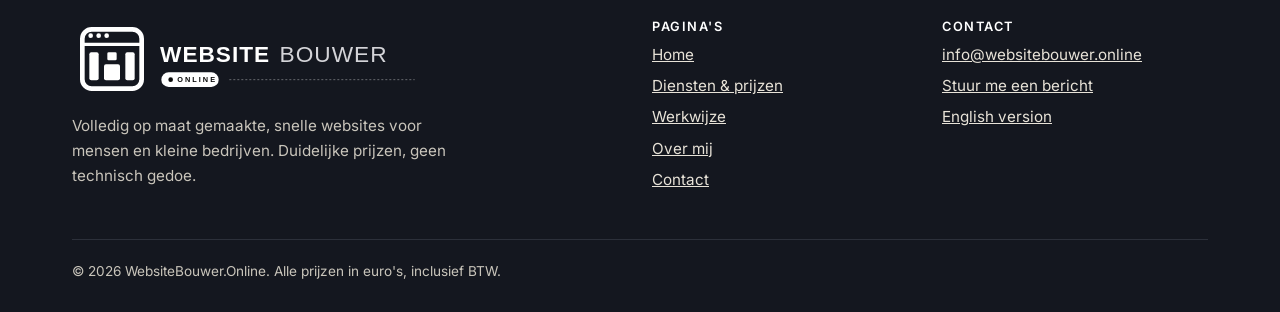
<file: contact.html>
<!doctype html>
<html lang="nl">

<head>
    <meta charset="utf-8">
    <meta name="viewport" content="width=device-width,initial-scale=1">
    <title>Contact: stuur een bericht, ik bel je</title>
    <meta name="description"
        content="Stuur me een kort bericht over je bedrijf. Ik bel je voor een gratis, vrijblijvend gesprek van maximaal 30 minuten.">
    <link rel="canonical" href="https://websitebouwer.online/contact.html">
    <link rel="alternate" hreflang="nl" href="https://websitebouwer.online/contact.html">
    <link rel="alternate" hreflang="en" href="https://websitebouwer.online/en/contact.html">
    <link rel="alternate" hreflang="x-default" href="https://websitebouwer.online/contact.html">
    <meta name="theme-color" content="#faf8f4">
    <meta property="og:type" content="website">
    <meta property="og:locale" content="nl_NL">
    <meta property="og:title" content="Contact: stuur een bericht, ik bel je">
    <meta property="og:description"
        content="Stuur me een kort bericht over je bedrijf. Ik bel je voor een gratis, vrijblijvend gesprek van maximaal 30 minuten.">
    <meta property="og:url" content="https://websitebouwer.online/contact.html">
    <meta property="og:image" content="https://websitebouwer.online/og-image.png">
    <meta name="twitter:card" content="summary_large_image">
    <link rel="icon" href="favicon.ico" sizes="48x48">
    <link rel="icon" href="favicon.svg" type="image/svg+xml" sizes="any">
    <link rel="apple-touch-icon" href="apple-touch-icon.png">
    <link rel="manifest" href="site.webmanifest">
    <link rel="stylesheet" href="styles.7dacace5.css"> <noscript>
        <style>
            .navbar-collapse.collapse {
                display: block !important
            }
        </style>
    </noscript>
    <script>document.documentElement.classList.add("js")</script>
    <script
        type="application/ld+json">{"@context": "https://schema.org", "@type": "ProfessionalService", "inLanguage": "nl", "name": "WebsiteBouwer.Online – websites op maat", "url": "https://websitebouwer.online/", "email": "info@websitebouwer.online", "priceRange": "€400 - €750+", "description": "Volledig op maat gemaakte, razendsnelle statische websites voor zzp'ers en kleine bedrijven. Vaste prijzen, zonder technisch gedoe.", "image": "https://websitebouwer.online/og-image.png", "hasOfferCatalog": {"@type": "OfferCatalog", "name": "Website pakketten", "itemListElement": [{"@type": "Offer", "name": "Basis (persoonlijke) website (3 pagina's)", "price": "400", "priceCurrency": "EUR", "itemOffered": {"@type": "Service", "name": "Website op maat: home, over mij, contact"}}, {"@type": "Offer", "name": "Standaard (zakelijke) website (5 pagina's)", "price": "750", "priceCurrency": "EUR", "itemOffered": {"@type": "Service", "name": "Website op maat: home, diensten, werkwijze, over mij, contact"}}]}}</script>
</head>

<body> <a class="skip" href="#main">Naar de inhoud</a>
    <header class="site">
        <nav class="navbar navbar-expand-xl" aria-label="Hoofdmenu">
            <div class="container"> <a class="navbar-brand brand" href="index.html"
                    aria-label="WebsiteBouwer.Online – home"><img src="logo.svg" alt="WebsiteBouwer.Online" width="360"
                        height="80"></a> <button class="navbar-toggler" aria-expanded="false" aria-controls="nav"
                    aria-label="Menu" type="button"><span class="navbar-toggler-icon"></span></button>
                <div class="collapse navbar-collapse" id="nav">
                    <ul class="navbar-nav ms-auto align-items-xl-center">
                        <li class="nav-item"><a class="nav-link" href="diensten.html">Diensten & prijzen</a></li>
                        <li class="nav-item"><a class="nav-link" href="werkwijze.html">Werkwijze</a></li>
                        <li class="nav-item"><a class="nav-link" href="over-mij.html">Over mij</a></li>
                        <li class="nav-item"><a class="nav-link" href="contact.html" aria-current="page">Contact</a>
                        </li>
                        <li class="nav-item ms-xl-2"><a class="btn btn-primary" href="contact.html">Stuur me een
                                bericht</a></li>
                        <li class="langsw nav-item" aria-label="Taal"><a href="contact.html" hreflang="nl" lang="nl"
                                aria-current="true">NL</a><a href="en/contact.html" hreflang="en" lang="en">EN</a></li>
                    </ul>
                </div>
            </div>
        </nav>
    </header>
    <main id="main">
        <section class="pagehead">
            <div class="container"><span class="eyebrow">Contact</span>
                <h1>Stuur me een bericht. Ik bel je.</h1>
                <p class="lead">Vertel me kort over jezelf en je bedrijf. Ik bel je voor een ontspannen gesprek van
                    maximaal 30 minuten.</p>
            </div>
        </section>
        <section style="padding-top:10px">
            <div class="container">
                <div class="row row-cols-1 row-cols-md-2 gy-5 gx-lg-5 align-items-start">
                    <div>
                        <div class="panel">
                            <form class="contact d-grid gap-3" action="https://api.web3forms.com/submit" method="POST">
                                <input type="hidden" name="access_key" value="a2b52eee-d359-479c-86b0-6325faf71b1e"> <input
                                    type="hidden" name="subject" value="Nieuwe aanvraag via de website"> <input
                                    type="hidden" name="from_name" value="WebsiteBouwer.Online"> <input type="hidden"
                                    name="taal" value="nl">
                                <div><label class="form-label" for="name">Je naam</label><input class="form-control"
                                        id="name" name="name" autocomplete="name" required></div>
                                <div><label class="form-label" for="phone">Telefoonnummer</label><input
                                        class="form-control" id="phone" name="phone" type="tel" autocomplete="tel"
                                        required>
                                    <p class="hint">Zodat ik weet waar ik je kan bellen.</p>
                                </div>
                                <div><label class="form-label" for="email">E-mail <span
                                            style="font-weight:400">(optioneel)</span></label><input
                                        class="form-control" id="email" name="email" type="email" autocomplete="email">
                                </div>
                                <div><label class="form-label" for="pkg">Welke website heeft je interesse?</label>
                                    <select class="form-select" id="pkg" name="package">
                                        <option>Nog niet zeker</option>
                                        <option>Basis (3 pagina's, €400, nu tijdelijk €360)</option>
                                        <option>Standaard (5 pagina's, €750, nu tijdelijk €675)</option>
                                        <option>Uitgebreid (offerte)</option>
                                    </select></div>
                                <div><label class="form-label" for="meet">Eerste afspraak voorkeur</label> <select
                                        class="form-select" id="meet" name="eerste_afspraak_voorkeur">
                                        <option>Geen voorkeur</option>
                                        <option>Online</option>
                                        <option>Op locatie</option>
                                    </select></div>
                                <div><label class="form-label" for="slot">Voorkeur tijdstip voor het gesprek</label>
                                    <select class="form-select" id="slot" name="voorkeur_tijdstip">
                                        <option>Geen voorkeur</option>
                                        <option>09:00–11:00</option>
                                        <option>11:00–13:00</option>
                                        <option>13:00–15:00</option>
                                        <option>15:00–17:00</option>
                                    </select>
                                    <div class="form-text">Op werkdagen, tussen 09:00 en 17:00 uur.</div>
                                </div>
                                <div><label class="form-label" for="msg">Een paar woorden over jou en je
                                        bedrijf</label><textarea class="form-control" id="msg" name="message"
                                        placeholder="Wat doe je? Wie zijn je klanten? Heb je al een website?"></textarea>
                                </div> <input class="hp" type="checkbox" name="botcheck" tabindex="-1"
                                    autocomplete="off" aria-hidden="true"> <button class="btn btn-primary btn-lg"
                                    type="submit">Verstuur bericht</button>
                                <div id="form-status" role="status" aria-live="polite"></div>
                                <p class="hint">Ik gebruik je gegevens alleen om contact met je op te nemen over je
                                    website.</p>
                            </form>
                        </div>
                    </div>
                    <div class="contact-side">
                        <h2>Wat gebeurt er daarna?</h2>
                        <ol class="steps compact">
                            <li><strong>Ik bel je of ik kom langs</strong><span>De volgende werkdag. Maximaal 30
                                    minuten.</span></li>
                            <li><strong>Je stuurt je materiaal</strong><span>Logo, foto's, teksten, voorbeelden.</span>
                            </li>
                            <li><strong>Ik bouw twee opties</strong><span>En we bekijken ze samen, online of op
                                    locatie.</span></li>
                        </ol>
                        <h3 style="margin-top:34px">Liever direct contact?</h3>
                        <p>E-mail: <a href="mailto:info@websitebouwer.online">info@websitebouwer.online</a><br>Mijn
                            rechtstreekse telefoonnummer deel ik met je tijdens ons eerste gesprek.</p>
                    </div>
                </div>
            </div>
        </section>
        <script>!function () { var e = "Versturen…", t = "Bedankt! Je bericht is verzonden. Ik neem de volgende werkdag contact met je op.", n = "Het versturen is niet gelukt. Probeer het opnieuw of mail naar info@websitebouwer.online.", o = document.querySelector("form.contact"), a = document.getElementById("form-status"); function c(e, t) { a.className = "alert alert-" + e + " mt-2", a.textContent = t } o && window.fetch && o.addEventListener("submit", function (r) { r.preventDefault(); var i = o.querySelector("button[type=submit]"), s = i.textContent; i.disabled = !0, i.textContent = e, a.className = "", a.textContent = "", fetch(o.action, { method: "POST", headers: { Accept: "application/json" }, body: new FormData(o) }).then(function (e) { return e.json() }).then(function (e) { e.success ? (o.reset(), c("success", t)) : c("danger", n) }).catch(function () { c("danger", n) }).finally(function () { i.disabled = !1, i.textContent = s }) }) }()</script>
    </main>
    <footer class="site">
        <div class="container">
            <div class="row g-4">
                <div class="col-md-6"><a class="brand" href="index.html" aria-label="WebsiteBouwer.Online – home"><img
                            src="logo-dark.svg" alt="WebsiteBouwer.Online" width="360" height="80"></a>
                    <p style="margin-top:14px;max-width:38ch">Volledig op maat gemaakte, snelle websites voor mensen en
                        kleine bedrijven. Duidelijke prijzen, geen technisch gedoe.</p>
                </div>
                <div class="col-6 col-md-3">
                    <h3>Pagina's</h3>
                    <ul>
                        <li><a href="index.html">Home</a></li>
                        <li><a href="diensten.html">Diensten & prijzen</a></li>
                        <li><a href="werkwijze.html">Werkwijze</a></li>
                        <li><a href="over-mij.html">Over mij</a></li>
                        <li><a href="contact.html">Contact</a></li>
                    </ul>
                </div>
                <div class="col-6 col-md-3">
                    <h3>Contact</h3>
                    <ul>
                        <li><a href="mailto:info@websitebouwer.online">info@<wbr>websitebouwer.online</a></li>
                        <li><a href="contact.html">Stuur me een bericht</a></li>
                        <li><a href="en/contact.html" hreflang="en" lang="en">English version</a></li>
                    </ul>
                </div>
            </div>
            <div class="legal">© 2026 WebsiteBouwer.Online. Alle prijzen in euro's, inclusief BTW.</div>
        </div>
    </footer>
    <script>!function () { var e = document.querySelector(".navbar-toggler"), t = document.getElementById("nav"); e && e.addEventListener("click", function () { var n = t.classList.toggle("show"); e.setAttribute("aria-expanded", n) }) }()</script>
</body>

</html>
</file>
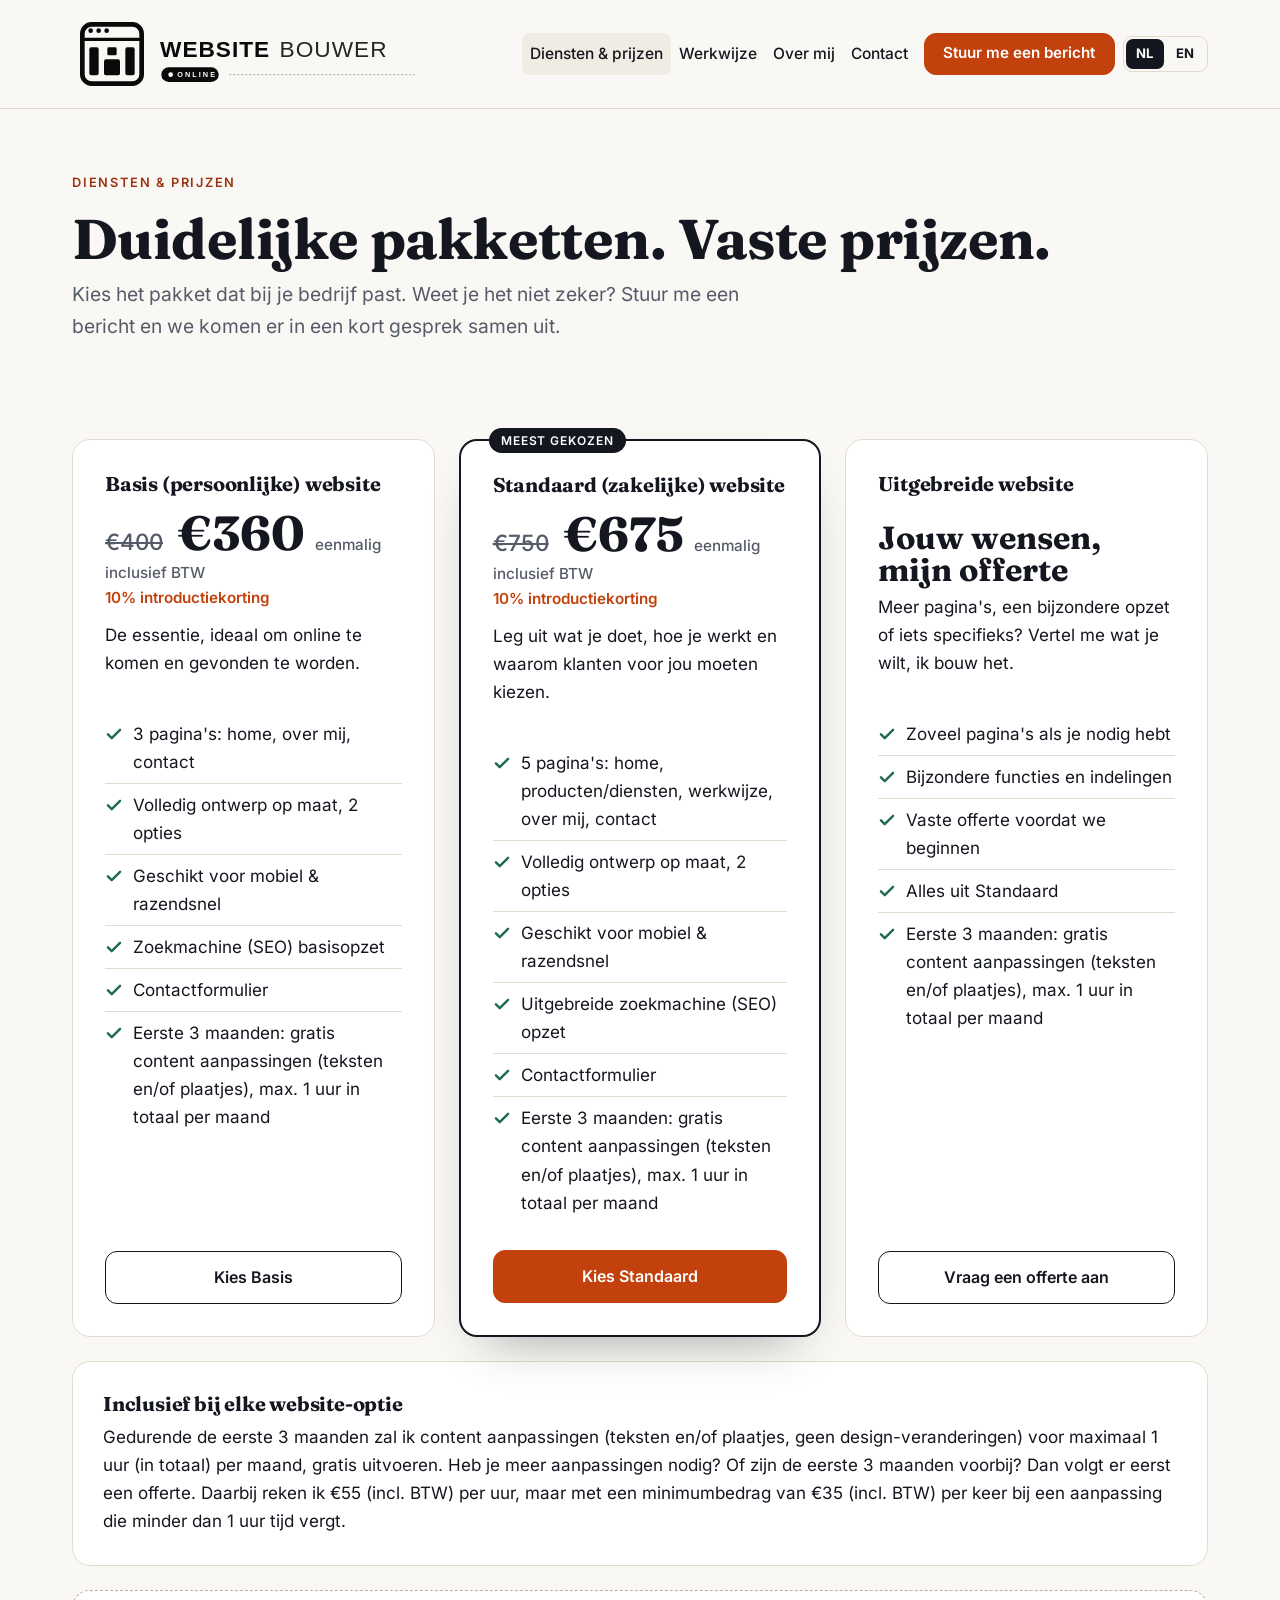
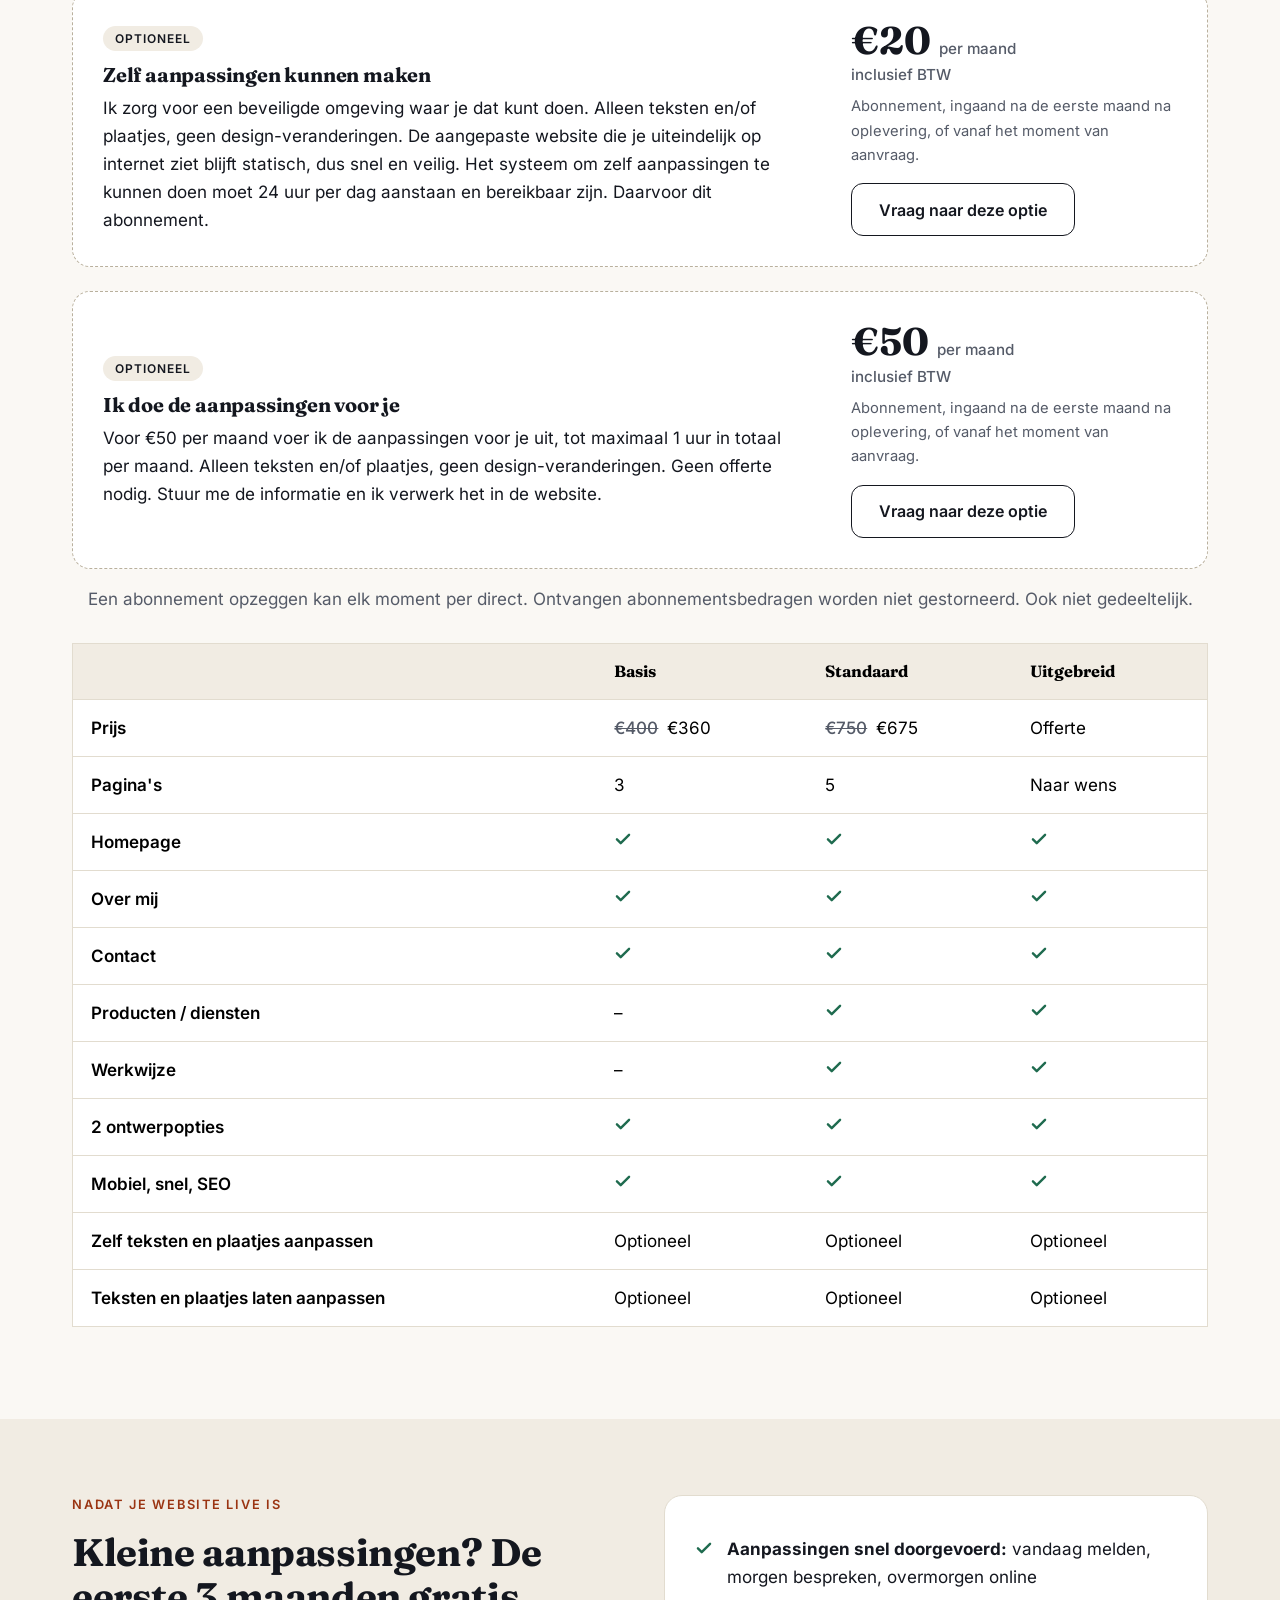
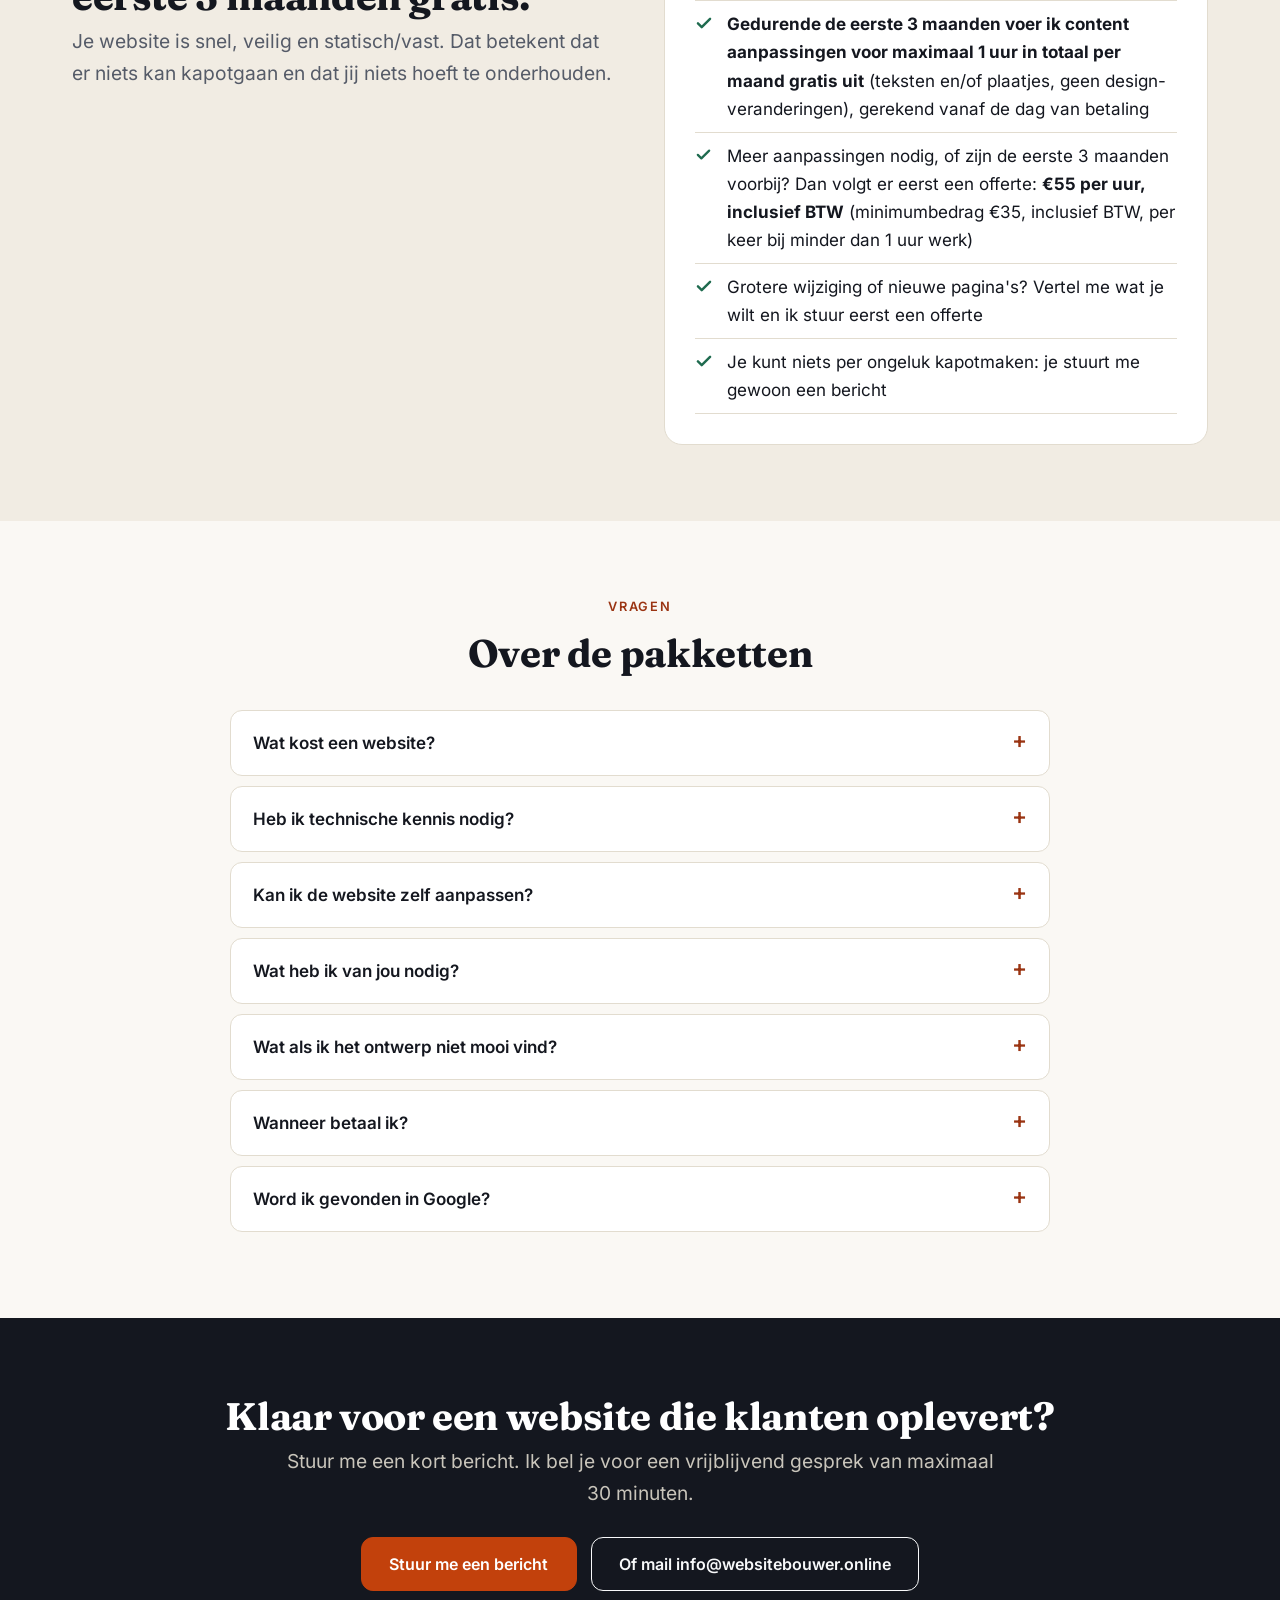
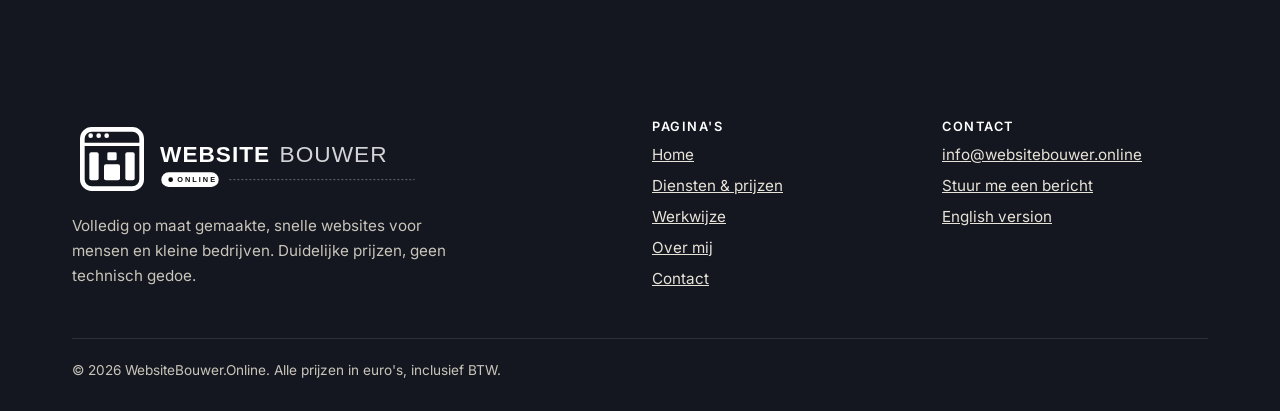
<file: diensten.html>
<!doctype html> <html lang="nl"> <head> <meta charset="utf-8"> <meta name="viewport" content="width=device-width,initial-scale=1"> <title>Website pakketten & prijzen: Basis €400, Standaard €750</title> <meta name="description" content="Website pakketten: Basis (3 pagina's) €400, Standaard (5 pagina's) €750, Uitgebreid op offerte. Inclusief SEO en 3 maanden gratis tekst- en fotoaanpassingen (max. 1 uur per maand)."> <link rel="canonical" href="https://websitebouwer.online/diensten.html"> <link rel="alternate" hreflang="nl" href="https://websitebouwer.online/diensten.html"><link rel="alternate" hreflang="en" href="https://websitebouwer.online/en/services.html"><link rel="alternate" hreflang="x-default" href="https://websitebouwer.online/diensten.html"> <meta name="theme-color" content="#faf8f4"> <meta property="og:type" content="website"> <meta property="og:locale" content="nl_NL"> <meta property="og:title" content="Website pakketten & prijzen: Basis €400, Standaard €750"> <meta property="og:description" content="Website pakketten: Basis (3 pagina's) €400, Standaard (5 pagina's) €750, Uitgebreid op offerte. Inclusief SEO en 3 maanden gratis tekst- en fotoaanpassingen (max. 1 uur per maand)."> <meta property="og:url" content="https://websitebouwer.online/diensten.html"> <meta property="og:image" content="https://websitebouwer.online/og-image.png"> <meta name="twitter:card" content="summary_large_image"> <link rel="icon" href="favicon.ico" sizes="48x48"> <link rel="icon" href="favicon.svg" type="image/svg+xml" sizes="any"> <link rel="apple-touch-icon" href="apple-touch-icon.png"> <link rel="manifest" href="site.webmanifest"> <link rel="stylesheet" href="styles.7dacace5.css"> <noscript><style>.navbar-collapse.collapse{display:block!important}</style></noscript> <script>document.documentElement.classList.add("js")</script> <script type="application/ld+json">{"@context": "https://schema.org", "@type": "ProfessionalService", "inLanguage": "nl", "name": "WebsiteBouwer.Online – websites op maat", "url": "https://websitebouwer.online/", "email": "info@websitebouwer.online", "priceRange": "€400 - €750+", "description": "Volledig op maat gemaakte, razendsnelle statische websites voor zzp'ers en kleine bedrijven. Vaste prijzen, zonder technisch gedoe.", "image": "https://websitebouwer.online/og-image.png", "hasOfferCatalog": {"@type": "OfferCatalog", "name": "Website pakketten", "itemListElement": [{"@type": "Offer", "name": "Basis (persoonlijke) website (3 pagina's)", "price": "400", "priceCurrency": "EUR", "itemOffered": {"@type": "Service", "name": "Website op maat: home, over mij, contact"}}, {"@type": "Offer", "name": "Standaard (zakelijke) website (5 pagina's)", "price": "750", "priceCurrency": "EUR", "itemOffered": {"@type": "Service", "name": "Website op maat: home, diensten, werkwijze, over mij, contact"}}]}}</script><script type="application/ld+json">{"@context": "https://schema.org", "@type": "FAQPage", "inLanguage": "nl", "mainEntity": [{"@type": "Question", "name": "Wat kost een website?", "acceptedAnswer": {"@type": "Answer", "text": "Een Basis website (3 pagina's) kost €400 en een Standaard website (5 pagina's) €750. Als introductieaanbieding krijg je nu 10% korting (Basis €360, Standaard €675). Heb je meer nodig, zoals een grotere site, een boekingspagina of iets bijzonders? Vertel me wat je wilt en je krijgt een vaste prijsofferte."}}, {"@type": "Question", "name": "Heb ik technische kennis nodig?", "acceptedAnswer": {"@type": "Answer", "text": "Nee, helemaal niet. Ik regel alles wat technisch is. Jij vertelt over je bedrijf, stuurt me wat je hebt (teksten, logo, foto's, voorbeelden) en zegt wat je wel en niet mooi vindt."}}, {"@type": "Question", "name": "Kan ik de website zelf aanpassen?", "acceptedAnswer": {"@type": "Answer", "text": "Standaard niet, en dat is een bewuste keuze. Er is geen login, geen plugin en geen update die kan stuklopen of gehackt kan worden. Wil je iets laten aanpassen? Stuur me een bericht. Gedurende de eerste 3 maanden na betaling van de factuur voer ik content aanpassingen (teksten en/of plaatjes, geen design-veranderingen) voor maximaal 1 uur in totaal per maand gratis uit. Heb je meer aanpassingen nodig, of zijn de eerste 3 maanden voorbij? Dan krijg je eerst een offerte. Daarbij reken ik €55 (incl. BTW) per uur, met een minimumbedrag van €35 (incl. BTW) per keer bij een aanpassing die minder dan 1 uur tijd vergt. Liever een vast bedrag? Voor €50 per maand, inclusief BTW, voer ik de aanpassingen (alleen teksten en/of plaatjes) voor je uit, tot maximaal 1 uur in totaal per maand. Wil je het toch zelf kunnen? Dan kan dat met de optie 'Zelf aanpassingen kunnen maken': €20 per maand, inclusief BTW, in een beveiligde omgeving. Alleen teksten en/of plaatjes, geen design-veranderingen. Je website zelf blijft statisch, dus snel en veilig."}}, {"@type": "Question", "name": "Wat heb ik van jou nodig?", "acceptedAnswer": {"@type": "Answer", "text": "Alles wat je al hebt: je logo, foto's, teksten, een lijst met diensten, openingstijden, links naar je social media en naar websites die je mooi vindt. Rommelig is prima, ik zoek het uit. Nog geen teksten? Dan bespreken we dat tijdens het telefoongesprek."}}, {"@type": "Question", "name": "Wat als ik het ontwerp niet mooi vind?", "acceptedAnswer": {"@type": "Answer", "text": "Je krijgt twee verschillende ontwerpopties en we bekijken ze samen in een korte meeting, online of op locatie. Jij zegt wat je graag anders wilt, en de volgende versie is hopelijk de versie die je goedkeurt. Een kleine aanpassing meer of minder is geen probleem."}}, {"@type": "Question", "name": "Wanneer betaal ik?", "acceptedAnswer": {"@type": "Answer", "text": "Nadat je de definitieve versie in een beveiligde omgeving hebt goedgekeurd, ontvang je de factuur. Zodra die betaald is, gaat je website online. Je betaalt dus niets voordat je het resultaat hebt gezien en goedgekeurd."}}, {"@type": "Question", "name": "Word ik gevonden in Google?", "acceptedAnswer": {"@type": "Answer", "text": "Elke site die ik bouw heeft een sterke zoekmachinebasis: razendsnel, geschikt voor mobiel, duidelijke paginatitels en beschrijvingen, een heldere structuur en de juiste technische opzet. Niemand kan eerlijk een nummer 1-positie beloven, maar je start met de best mogelijke basis."}}]}</script> </head> <body> <a class="skip" href="#main">Naar de inhoud</a> <header class="site"><nav class="navbar navbar-expand-xl" aria-label="Hoofdmenu"><div class="container"> <a class="navbar-brand brand" href="index.html" aria-label="WebsiteBouwer.Online – home"><img src="logo.svg" alt="WebsiteBouwer.Online" width="360" height="80"></a> <button class="navbar-toggler" aria-expanded="false" aria-controls="nav" aria-label="Menu" type="button"><span class="navbar-toggler-icon"></span></button> <div class="collapse navbar-collapse" id="nav"><ul class="navbar-nav ms-auto align-items-xl-center"><li class="nav-item"><a class="nav-link" href="diensten.html" aria-current="page">Diensten & prijzen</a></li><li class="nav-item"><a class="nav-link" href="werkwijze.html">Werkwijze</a></li><li class="nav-item"><a class="nav-link" href="over-mij.html">Over mij</a></li><li class="nav-item"><a class="nav-link" href="contact.html">Contact</a></li><li class="nav-item ms-xl-2"><a class="btn btn-primary" href="contact.html">Stuur me een bericht</a></li><li class="langsw nav-item" aria-label="Taal"><a href="diensten.html" hreflang="nl" lang="nl" aria-current="true">NL</a><a href="en/services.html" hreflang="en" lang="en">EN</a></li></ul></div> </div></nav></header> <main id="main"> <section class="pagehead"><div class="container"><span class="eyebrow">Diensten & prijzen</span> <h1>Duidelijke pakketten. Vaste prijzen.</h1> <p class="lead">Kies het pakket dat bij je bedrijf past. Weet je het niet zeker? Stuur me een bericht en we komen er in een kort gesprek samen uit.</p></div></section> <section style="padding-top:20px"><div class="container"><div class="row row-cols-1 row-cols-lg-3 g-4 mt-3 align-items-stretch"> <div class="col"><article class="plan h-100"><h3>Basis (persoonlijke) website</h3><p class="price"><s class="was">€400</s> €360 <small>eenmalig</small><small class="vat">inclusief BTW</small><small class="intro">10% introductiekorting</small></p> <p>De essentie, ideaal om online te komen en gevonden te worden.</p> <ul><li>3 pagina's: home, over mij, contact</li><li>Volledig ontwerp op maat, 2 opties</li><li>Geschikt voor mobiel & razendsnel</li><li>Zoekmachine (SEO) basisopzet</li><li>Contactformulier</li><li>Eerste 3 maanden: gratis content aanpassingen (teksten en/of plaatjes), max. 1 uur in totaal per maand</li></ul> <a class="btn btn-outline-dark btn-lg" href="contact.html">Kies Basis</a></article></div> <div class="col"><article class="plan h-100 pop"><span class="tag">Meest gekozen</span><h3>Standaard (zakelijke) website</h3><p class="price"><s class="was">€750</s> €675 <small>eenmalig</small><small class="vat">inclusief BTW</small><small class="intro">10% introductiekorting</small></p> <p>Leg uit wat je doet, hoe je werkt en waarom klanten voor jou moeten kiezen.</p> <ul><li>5 pagina's: home, producten/diensten, werkwijze, over mij, contact</li><li>Volledig ontwerp op maat, 2 opties</li><li>Geschikt voor mobiel & razendsnel</li><li>Uitgebreide zoekmachine (SEO) opzet</li><li>Contactformulier</li><li>Eerste 3 maanden: gratis content aanpassingen (teksten en/of plaatjes), max. 1 uur in totaal per maand</li></ul> <a class="btn btn-primary btn-lg" href="contact.html">Kies Standaard</a></article></div> <div class="col"><article class="plan h-100"><h3>Uitgebreide website</h3><p class="price q">Jouw wensen,<br>mijn offerte</p> <p>Meer pagina's, een bijzondere opzet of iets specifieks? Vertel me wat je wilt, ik bouw het.</p> <ul><li>Zoveel pagina's als je nodig hebt</li><li>Bijzondere functies en indelingen</li><li>Vaste offerte voordat we beginnen</li><li>Alles uit Standaard</li><li>Eerste 3 maanden: gratis content aanpassingen (teksten en/of plaatjes), max. 1 uur in totaal per maand</li></ul> <a class="btn btn-outline-dark btn-lg" href="contact.html">Vraag een offerte aan</a></article></div> </div><div class="panel mt-4" id="inbegrepen" style="scroll-margin-top:90px"><h3>Inclusief bij elke website-optie</h3> <p class="mb-0">Gedurende de eerste 3 maanden zal ik content aanpassingen (teksten en/of plaatjes, geen design-veranderingen) voor maximaal 1 uur (in totaal) per maand, gratis uitvoeren. Heb je meer aanpassingen nodig? Of zijn de eerste 3 maanden voorbij? Dan volgt er eerst een offerte. Daarbij reken ik €55 (incl. BTW) per uur, maar met een minimumbedrag van €35 (incl. BTW) per keer bij een aanpassing die minder dan 1 uur tijd vergt.</p></div><div class="addon mt-4" id="zelf-aanpassen" style="scroll-margin-top:90px"><div class="row align-items-center gy-3 gx-lg-5"> <div class="col-lg-8"><span class="tag">Optioneel</span> <h3>Zelf aanpassingen kunnen maken</h3> <p>Ik zorg voor een beveiligde omgeving waar je dat kunt doen. Alleen teksten en/of plaatjes, geen design-veranderingen. De aangepaste website die je uiteindelijk op internet ziet blijft statisch, dus snel en veilig. Het systeem om zelf aanpassingen te kunnen doen moet 24 uur per dag aanstaan en bereikbaar zijn. Daarvoor dit abonnement.</p></div> <div class="col-lg-4"><p class="price">€20 <small>per maand</small><small class="vat">inclusief BTW</small></p> <p class="addon-note">Abonnement, ingaand na de eerste maand na oplevering, of vanaf het moment van aanvraag.</p> <a class="btn btn-outline-dark btn-lg" href="contact.html">Vraag naar deze optie</a></div> </div></div><div class="addon mt-4" id="aanpassingen-door-mij" style="scroll-margin-top:90px"><div class="row align-items-center gy-3 gx-lg-5"> <div class="col-lg-8"><span class="tag">Optioneel</span> <h3>Ik doe de aanpassingen voor je</h3> <p>Voor €50 per maand voer ik de aanpassingen voor je uit, tot maximaal 1 uur in totaal per maand. Alleen teksten en/of plaatjes, geen design-veranderingen. Geen offerte nodig. Stuur me de informatie en ik verwerk het in de website.</p></div> <div class="col-lg-4"><p class="price">€50 <small>per maand</small><small class="vat">inclusief BTW</small></p> <p class="addon-note">Abonnement, ingaand na de eerste maand na oplevering, of vanaf het moment van aanvraag.</p> <a class="btn btn-outline-dark btn-lg" href="contact.html">Vraag naar deze optie</a></div> </div></div><p class="center mt-3 mb-0" style="color:var(--muted)">Een abonnement opzeggen kan elk moment per direct. Ontvangen abonnementsbedragen worden niet gestorneerd. Ook niet gedeeltelijk.</p> <div class="table-responsive"><table class="table align-middle"><thead><tr><th></th><th>Basis</th><th>Standaard</th><th>Uitgebreid</th></tr></thead><tbody> <tr><th>Prijs</th><td><s class="was">€400</s> €360</td><td><s class="was">€750</s> €675</td><td>Offerte</td></tr> <tr><th>Pagina's</th><td>3</td><td>5</td><td>Naar wens</td></tr> <tr><th>Homepage</th><td><span class="tick" role="img" aria-label="ja/yes"></span></td><td><span class="tick" role="img" aria-label="ja/yes"></span></td><td><span class="tick" role="img" aria-label="ja/yes"></span></td></tr> <tr><th>Over mij</th><td><span class="tick" role="img" aria-label="ja/yes"></span></td><td><span class="tick" role="img" aria-label="ja/yes"></span></td><td><span class="tick" role="img" aria-label="ja/yes"></span></td></tr> <tr><th>Contact</th><td><span class="tick" role="img" aria-label="ja/yes"></span></td><td><span class="tick" role="img" aria-label="ja/yes"></span></td><td><span class="tick" role="img" aria-label="ja/yes"></span></td></tr> <tr><th>Producten / diensten</th><td>–</td><td><span class="tick" role="img" aria-label="ja/yes"></span></td><td><span class="tick" role="img" aria-label="ja/yes"></span></td></tr> <tr><th>Werkwijze</th><td>–</td><td><span class="tick" role="img" aria-label="ja/yes"></span></td><td><span class="tick" role="img" aria-label="ja/yes"></span></td></tr> <tr><th>2 ontwerpopties</th><td><span class="tick" role="img" aria-label="ja/yes"></span></td><td><span class="tick" role="img" aria-label="ja/yes"></span></td><td><span class="tick" role="img" aria-label="ja/yes"></span></td></tr> <tr><th>Mobiel, snel, SEO</th><td><span class="tick" role="img" aria-label="ja/yes"></span></td><td><span class="tick" role="img" aria-label="ja/yes"></span></td><td><span class="tick" role="img" aria-label="ja/yes"></span></td></tr> <tr><th>Zelf teksten en plaatjes aanpassen</th><td>Optioneel</td><td>Optioneel</td><td>Optioneel</td></tr> <tr><th>Teksten en plaatjes laten aanpassen</th><td>Optioneel</td><td>Optioneel</td><td>Optioneel</td></tr> </tbody></table></div></div></section> <section class="alt"><div class="container"><div class="row row-cols-1 row-cols-md-2 gy-5 gx-lg-5 align-items-start"> <div><span class="eyebrow">Nadat je website live is</span><h2>Kleine aanpassingen? De eerste 3 maanden gratis.</h2> <p class="lead">Je website is snel, veilig en statisch/vast. Dat betekent dat er niets kan kapotgaan en dat jij niets hoeft te onderhouden.</p></div> <div><div class="panel"><ul class="check"> <li><b>Aanpassingen snel doorgevoerd:</b> vandaag melden, morgen bespreken, overmorgen online</li> <li><b>Gedurende de eerste 3 maanden voer ik content aanpassingen voor maximaal 1 uur in totaal per maand gratis uit</b> (teksten en/of plaatjes, geen design-veranderingen), gerekend vanaf de dag van betaling</li> <li>Meer aanpassingen nodig, of zijn de eerste 3 maanden voorbij? Dan volgt er eerst een offerte: <b>€55 per uur, inclusief BTW</b> (minimumbedrag €35, inclusief BTW, per keer bij minder dan 1 uur werk)</li> <li>Grotere wijziging of nieuwe pagina's? Vertel me wat je wilt en ik stuur eerst een offerte</li> <li>Je kunt niets per ongeluk kapotmaken: je stuurt me gewoon een bericht</li></ul></div></div> </div></div></section> <section><div class="container"><div class="center"><span class="eyebrow">Vragen</span><h2>Over de pakketten</h2></div><div class="faq"><details><summary>Wat kost een website?</summary><p>Een Basis website (3 pagina's) kost €400 en een Standaard website (5 pagina's) €750. Als introductieaanbieding krijg je nu 10% korting (Basis €360, Standaard €675). Heb je meer nodig, zoals een grotere site, een boekingspagina of iets bijzonders? Vertel me wat je wilt en je krijgt een vaste prijsofferte.</p></details><details><summary>Heb ik technische kennis nodig?</summary><p>Nee, helemaal niet. Ik regel alles wat technisch is. Jij vertelt over je bedrijf, stuurt me wat je hebt (teksten, logo, foto's, voorbeelden) en zegt wat je wel en niet mooi vindt.</p></details><details><summary>Kan ik de website zelf aanpassen?</summary><p>Standaard niet, en dat is een bewuste keuze. Er is geen login, geen plugin en geen update die kan stuklopen of gehackt kan worden. Wil je iets laten aanpassen? Stuur me een bericht. Gedurende de eerste 3 maanden na betaling van de factuur voer ik content aanpassingen (teksten en/of plaatjes, geen design-veranderingen) voor maximaal 1 uur in totaal per maand gratis uit. Heb je meer aanpassingen nodig, of zijn de eerste 3 maanden voorbij? Dan krijg je eerst een offerte. Daarbij reken ik €55 (incl. BTW) per uur, met een minimumbedrag van €35 (incl. BTW) per keer bij een aanpassing die minder dan 1 uur tijd vergt. Liever een vast bedrag? Voor €50 per maand, inclusief BTW, voer ik de aanpassingen (alleen teksten en/of plaatjes) voor je uit, tot maximaal 1 uur in totaal per maand. Wil je het toch zelf kunnen? Dan kan dat met de optie 'Zelf aanpassingen kunnen maken': €20 per maand, inclusief BTW, in een beveiligde omgeving. Alleen teksten en/of plaatjes, geen design-veranderingen. Je website zelf blijft statisch, dus snel en veilig.</p></details><details><summary>Wat heb ik van jou nodig?</summary><p>Alles wat je al hebt: je logo, foto's, teksten, een lijst met diensten, openingstijden, links naar je social media en naar websites die je mooi vindt. Rommelig is prima, ik zoek het uit. Nog geen teksten? Dan bespreken we dat tijdens het telefoongesprek.</p></details><details><summary>Wat als ik het ontwerp niet mooi vind?</summary><p>Je krijgt twee verschillende ontwerpopties en we bekijken ze samen in een korte meeting, online of op locatie. Jij zegt wat je graag anders wilt, en de volgende versie is hopelijk de versie die je goedkeurt. Een kleine aanpassing meer of minder is geen probleem.</p></details><details><summary>Wanneer betaal ik?</summary><p>Nadat je de definitieve versie in een beveiligde omgeving hebt goedgekeurd, ontvang je de factuur. Zodra die betaald is, gaat je website online. Je betaalt dus niets voordat je het resultaat hebt gezien en goedgekeurd.</p></details><details><summary>Word ik gevonden in Google?</summary><p>Elke site die ik bouw heeft een sterke zoekmachinebasis: razendsnel, geschikt voor mobiel, duidelijke paginatitels en beschrijvingen, een heldere structuur en de juiste technische opzet. Niemand kan eerlijk een nummer 1-positie beloven, maar je start met de best mogelijke basis.</p></details></div></div></section> <section class="dark cta"><div class="container"> <h2>Klaar voor een website die klanten oplevert?</h2><p class="lead">Stuur me een kort bericht. Ik bel je voor een vrijblijvend gesprek van maximaal 30 minuten.</p> <div class="actions"><a class="btn btn-primary btn-lg" href="contact.html">Stuur me een bericht</a><a class="btn btn-outline-light btn-lg" href="mailto:info@websitebouwer.online">Of mail info@websitebouwer.online</a></div> </div></section> </main> <footer class="site"><div class="container"> <div class="row g-4"> <div class="col-md-6"><a class="brand" href="index.html" aria-label="WebsiteBouwer.Online – home"><img src="logo-dark.svg" alt="WebsiteBouwer.Online" width="360" height="80"></a> <p style="margin-top:14px;max-width:38ch">Volledig op maat gemaakte, snelle websites voor mensen en kleine bedrijven. Duidelijke prijzen, geen technisch gedoe.</p></div> <div class="col-6 col-md-3"><h3>Pagina's</h3><ul><li><a href="index.html">Home</a></li><li><a href="diensten.html">Diensten & prijzen</a></li><li><a href="werkwijze.html">Werkwijze</a></li><li><a href="over-mij.html">Over mij</a></li><li><a href="contact.html">Contact</a></li></ul></div> <div class="col-6 col-md-3"><h3>Contact</h3><ul><li><a href="mailto:info@websitebouwer.online">info@<wbr>websitebouwer.online</a></li><li><a href="contact.html">Stuur me een bericht</a></li><li><a href="en/services.html" hreflang="en" lang="en">English version</a></li></ul></div> </div> <div class="legal">© 2026 WebsiteBouwer.Online. Alle prijzen in euro's, inclusief BTW.</div> </div></footer> <script>!function(){var e=document.querySelector(".navbar-toggler"),t=document.getElementById("nav");e&&e.addEventListener("click",function(){var n=t.classList.toggle("show");e.setAttribute("aria-expanded",n)})}()</script> </body> </html>
</file>
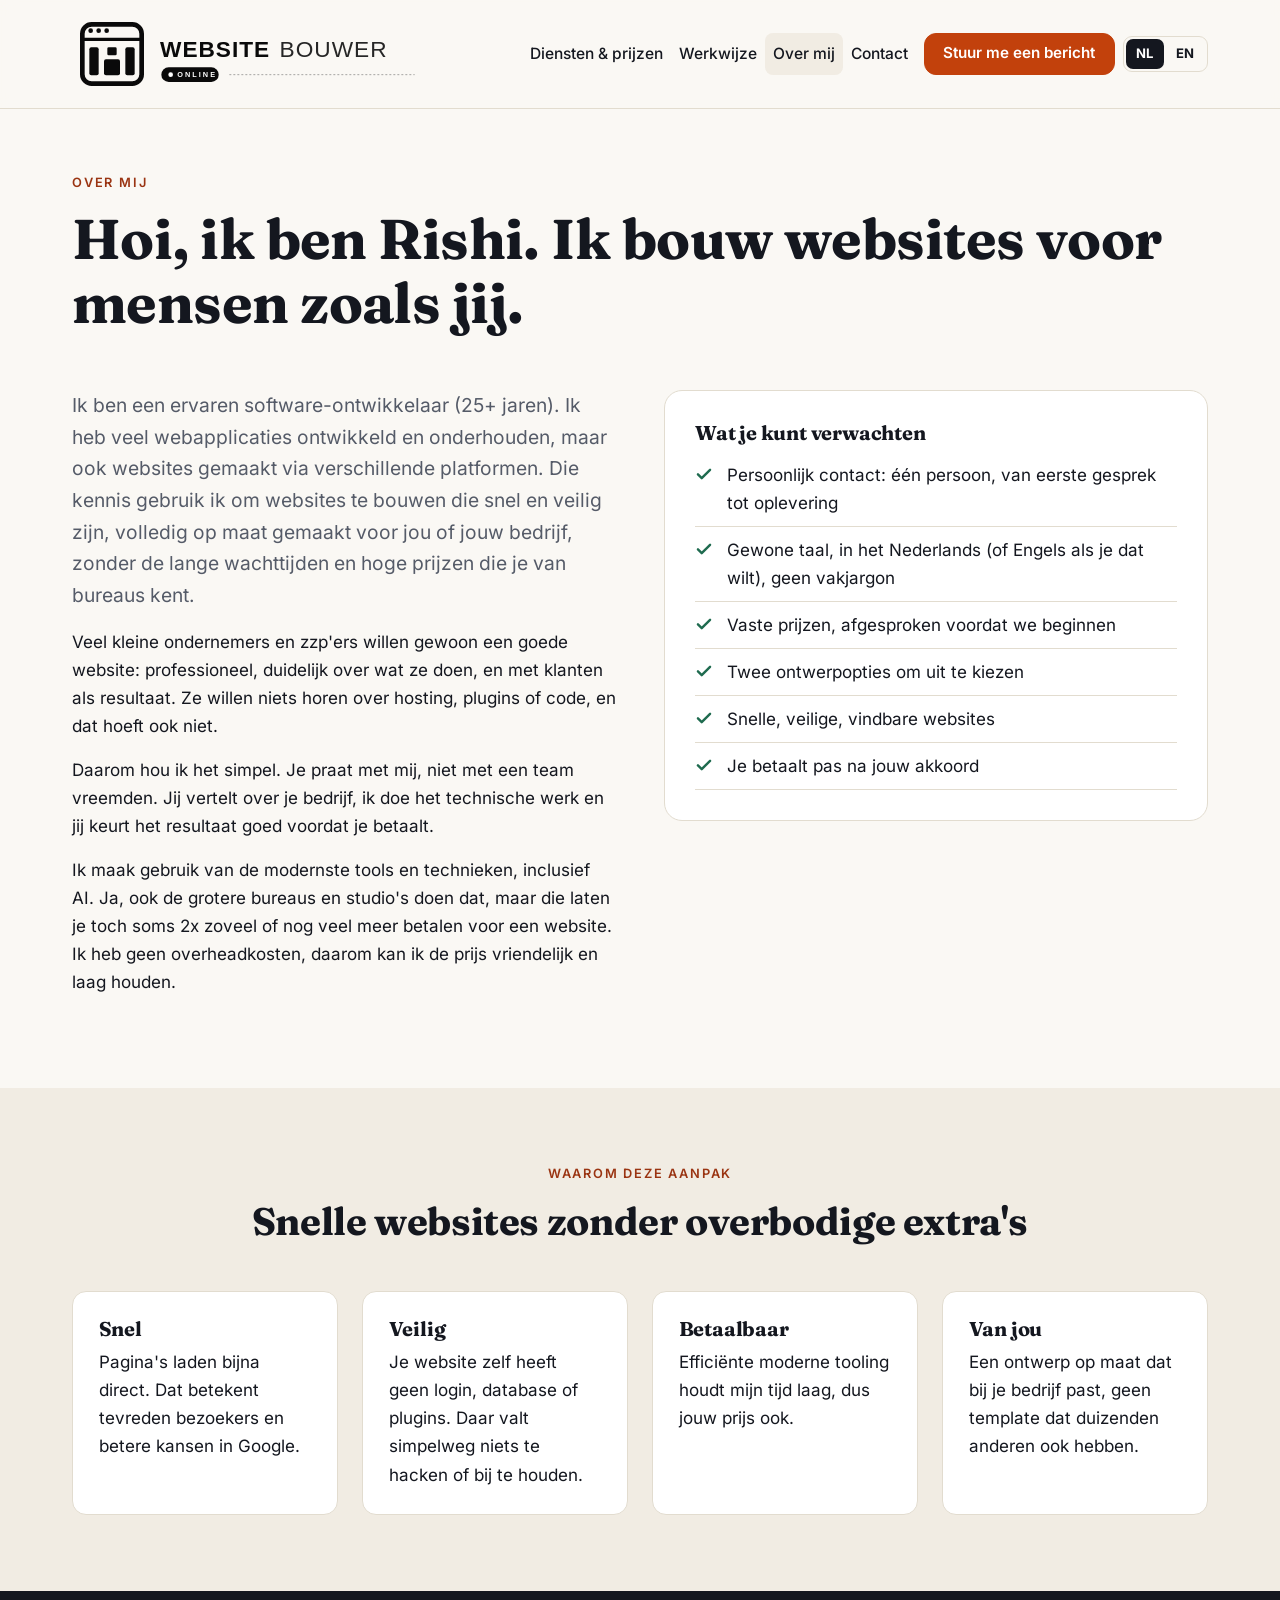
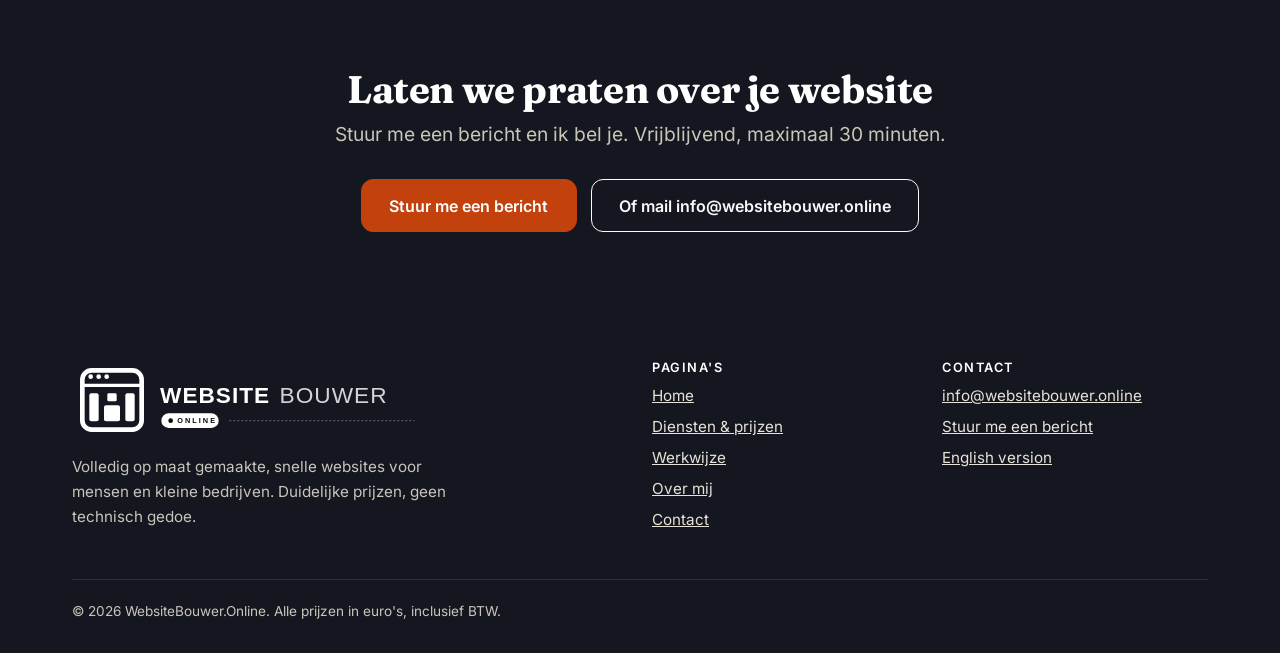
<file: over-mij.html>
<!doctype html> <html lang="nl"> <head> <meta charset="utf-8"> <meta name="viewport" content="width=device-width,initial-scale=1"> <title>Over WebsiteBouwer.Online: jouw websitebouwer</title> <meta name="description" content="Ervaren software-ontwikkelaar die volledig op maat gemaakte, snelle websites bouwt voor mensen en kleine ondernemers. Persoonlijk contact, duidelijke prijzen, geen vakjargon."> <link rel="canonical" href="https://websitebouwer.online/over-mij.html"> <link rel="alternate" hreflang="nl" href="https://websitebouwer.online/over-mij.html"><link rel="alternate" hreflang="en" href="https://websitebouwer.online/en/about.html"><link rel="alternate" hreflang="x-default" href="https://websitebouwer.online/over-mij.html"> <meta name="theme-color" content="#faf8f4"> <meta property="og:type" content="website"> <meta property="og:locale" content="nl_NL"> <meta property="og:title" content="Over WebsiteBouwer.Online: jouw websitebouwer"> <meta property="og:description" content="Ervaren software-ontwikkelaar die volledig op maat gemaakte, snelle websites bouwt voor mensen en kleine ondernemers. Persoonlijk contact, duidelijke prijzen, geen vakjargon."> <meta property="og:url" content="https://websitebouwer.online/over-mij.html"> <meta property="og:image" content="https://websitebouwer.online/og-image.png"> <meta name="twitter:card" content="summary_large_image"> <link rel="icon" href="favicon.ico" sizes="48x48"> <link rel="icon" href="favicon.svg" type="image/svg+xml" sizes="any"> <link rel="apple-touch-icon" href="apple-touch-icon.png"> <link rel="manifest" href="site.webmanifest"> <link rel="stylesheet" href="styles.7dacace5.css"> <noscript><style>.navbar-collapse.collapse{display:block!important}</style></noscript> <script>document.documentElement.classList.add("js")</script> <script type="application/ld+json">{"@context": "https://schema.org", "@type": "ProfessionalService", "inLanguage": "nl", "name": "WebsiteBouwer.Online – websites op maat", "url": "https://websitebouwer.online/", "email": "info@websitebouwer.online", "priceRange": "€400 - €750+", "description": "Volledig op maat gemaakte, razendsnelle statische websites voor zzp'ers en kleine bedrijven. Vaste prijzen, zonder technisch gedoe.", "image": "https://websitebouwer.online/og-image.png", "hasOfferCatalog": {"@type": "OfferCatalog", "name": "Website pakketten", "itemListElement": [{"@type": "Offer", "name": "Basis (persoonlijke) website (3 pagina's)", "price": "400", "priceCurrency": "EUR", "itemOffered": {"@type": "Service", "name": "Website op maat: home, over mij, contact"}}, {"@type": "Offer", "name": "Standaard (zakelijke) website (5 pagina's)", "price": "750", "priceCurrency": "EUR", "itemOffered": {"@type": "Service", "name": "Website op maat: home, diensten, werkwijze, over mij, contact"}}]}}</script> </head> <body> <a class="skip" href="#main">Naar de inhoud</a> <header class="site"><nav class="navbar navbar-expand-xl" aria-label="Hoofdmenu"><div class="container"> <a class="navbar-brand brand" href="index.html" aria-label="WebsiteBouwer.Online – home"><img src="logo.svg" alt="WebsiteBouwer.Online" width="360" height="80"></a> <button class="navbar-toggler" aria-expanded="false" aria-controls="nav" aria-label="Menu" type="button"><span class="navbar-toggler-icon"></span></button> <div class="collapse navbar-collapse" id="nav"><ul class="navbar-nav ms-auto align-items-xl-center"><li class="nav-item"><a class="nav-link" href="diensten.html">Diensten & prijzen</a></li><li class="nav-item"><a class="nav-link" href="werkwijze.html">Werkwijze</a></li><li class="nav-item"><a class="nav-link" href="over-mij.html" aria-current="page">Over mij</a></li><li class="nav-item"><a class="nav-link" href="contact.html">Contact</a></li><li class="nav-item ms-xl-2"><a class="btn btn-primary" href="contact.html">Stuur me een bericht</a></li><li class="langsw nav-item" aria-label="Taal"><a href="over-mij.html" hreflang="nl" lang="nl" aria-current="true">NL</a><a href="en/about.html" hreflang="en" lang="en">EN</a></li></ul></div> </div></nav></header> <main id="main"> <section class="pagehead"><div class="container"><span class="eyebrow">Over mij</span> <h1>Hoi, ik ben Rishi. Ik bouw websites voor mensen zoals jij.</h1></div></section> <section style="padding-top:10px"><div class="container"><div class="row row-cols-1 row-cols-md-2 gy-5 gx-lg-5 align-items-start"> <div class="prose"> <p class="lead">Ik ben een ervaren software-ontwikkelaar (25+ jaren). Ik heb veel webapplicaties ontwikkeld en onderhouden, maar ook websites gemaakt via verschillende platformen. Die kennis gebruik ik om websites te bouwen die snel en veilig zijn, volledig op maat gemaakt voor jou of jouw bedrijf, zonder de lange wachttijden en hoge prijzen die je van bureaus kent.</p> <p>Veel kleine ondernemers en zzp'ers willen gewoon een goede website: professioneel, duidelijk over wat ze doen, en met klanten als resultaat. Ze willen niets horen over hosting, plugins of code, en dat hoeft ook niet.</p> <p>Daarom hou ik het simpel. Je praat met mij, niet met een team vreemden. Jij vertelt over je bedrijf, ik doe het technische werk en jij keurt het resultaat goed voordat je betaalt.</p> <p>Ik maak gebruik van de modernste tools en technieken, inclusief AI. Ja, ook de grotere bureaus en studio's doen dat, maar die laten je toch soms 2x zoveel of nog veel meer betalen voor een website. Ik heb geen overheadkosten, daarom kan ik de prijs vriendelijk en laag houden.</p> </div> <div><div class="panel"><h3>Wat je kunt verwachten</h3><ul class="check"> <li>Persoonlijk contact: één persoon, van eerste gesprek tot oplevering</li> <li>Gewone taal, in het Nederlands (of Engels als je dat wilt), geen vakjargon</li> <li>Vaste prijzen, afgesproken voordat we beginnen</li> <li>Twee ontwerpopties om uit te kiezen</li> <li>Snelle, veilige, vindbare websites</li> <li>Je betaalt pas na jouw akkoord</li></ul></div></div> </div></div></section> <section class="alt"><div class="container"><div class="center"><span class="eyebrow">Waarom deze aanpak</span><h2>Snelle websites zonder overbodige extra's</h2></div> <div class="row row-cols-1 row-cols-sm-2 row-cols-lg-4 g-4 mt-4"> <div class="col"><div class="card h-100"><div class="card-body"><h3>Snel</h3><p>Pagina's laden bijna direct. Dat betekent tevreden bezoekers en betere kansen in Google.</p></div></div></div> <div class="col"><div class="card h-100"><div class="card-body"><h3>Veilig</h3><p>Je website zelf heeft geen login, database of plugins. Daar valt simpelweg niets te hacken of bij te houden.</p></div></div></div> <div class="col"><div class="card h-100"><div class="card-body"><h3>Betaalbaar</h3><p>Efficiënte moderne tooling houdt mijn tijd laag, dus jouw prijs ook.</p></div></div></div> <div class="col"><div class="card h-100"><div class="card-body"><h3>Van jou</h3><p>Een ontwerp op maat dat bij je bedrijf past, geen template dat duizenden anderen ook hebben.</p></div></div></div> </div></div></section> <section class="dark cta"><div class="container"> <h2>Laten we praten over je website</h2><p class="lead">Stuur me een bericht en ik bel je. Vrijblijvend, maximaal 30 minuten.</p> <div class="actions"><a class="btn btn-primary btn-lg" href="contact.html">Stuur me een bericht</a><a class="btn btn-outline-light btn-lg" href="mailto:info@websitebouwer.online">Of mail info@websitebouwer.online</a></div> </div></section> </main> <footer class="site"><div class="container"> <div class="row g-4"> <div class="col-md-6"><a class="brand" href="index.html" aria-label="WebsiteBouwer.Online – home"><img src="logo-dark.svg" alt="WebsiteBouwer.Online" width="360" height="80"></a> <p style="margin-top:14px;max-width:38ch">Volledig op maat gemaakte, snelle websites voor mensen en kleine bedrijven. Duidelijke prijzen, geen technisch gedoe.</p></div> <div class="col-6 col-md-3"><h3>Pagina's</h3><ul><li><a href="index.html">Home</a></li><li><a href="diensten.html">Diensten & prijzen</a></li><li><a href="werkwijze.html">Werkwijze</a></li><li><a href="over-mij.html">Over mij</a></li><li><a href="contact.html">Contact</a></li></ul></div> <div class="col-6 col-md-3"><h3>Contact</h3><ul><li><a href="mailto:info@websitebouwer.online">info@<wbr>websitebouwer.online</a></li><li><a href="contact.html">Stuur me een bericht</a></li><li><a href="en/about.html" hreflang="en" lang="en">English version</a></li></ul></div> </div> <div class="legal">© 2026 WebsiteBouwer.Online. Alle prijzen in euro's, inclusief BTW.</div> </div></footer> <script>!function(){var e=document.querySelector(".navbar-toggler"),t=document.getElementById("nav");e&&e.addEventListener("click",function(){var n=t.classList.toggle("show");e.setAttribute("aria-expanded",n)})}()</script> </body> </html>
</file>
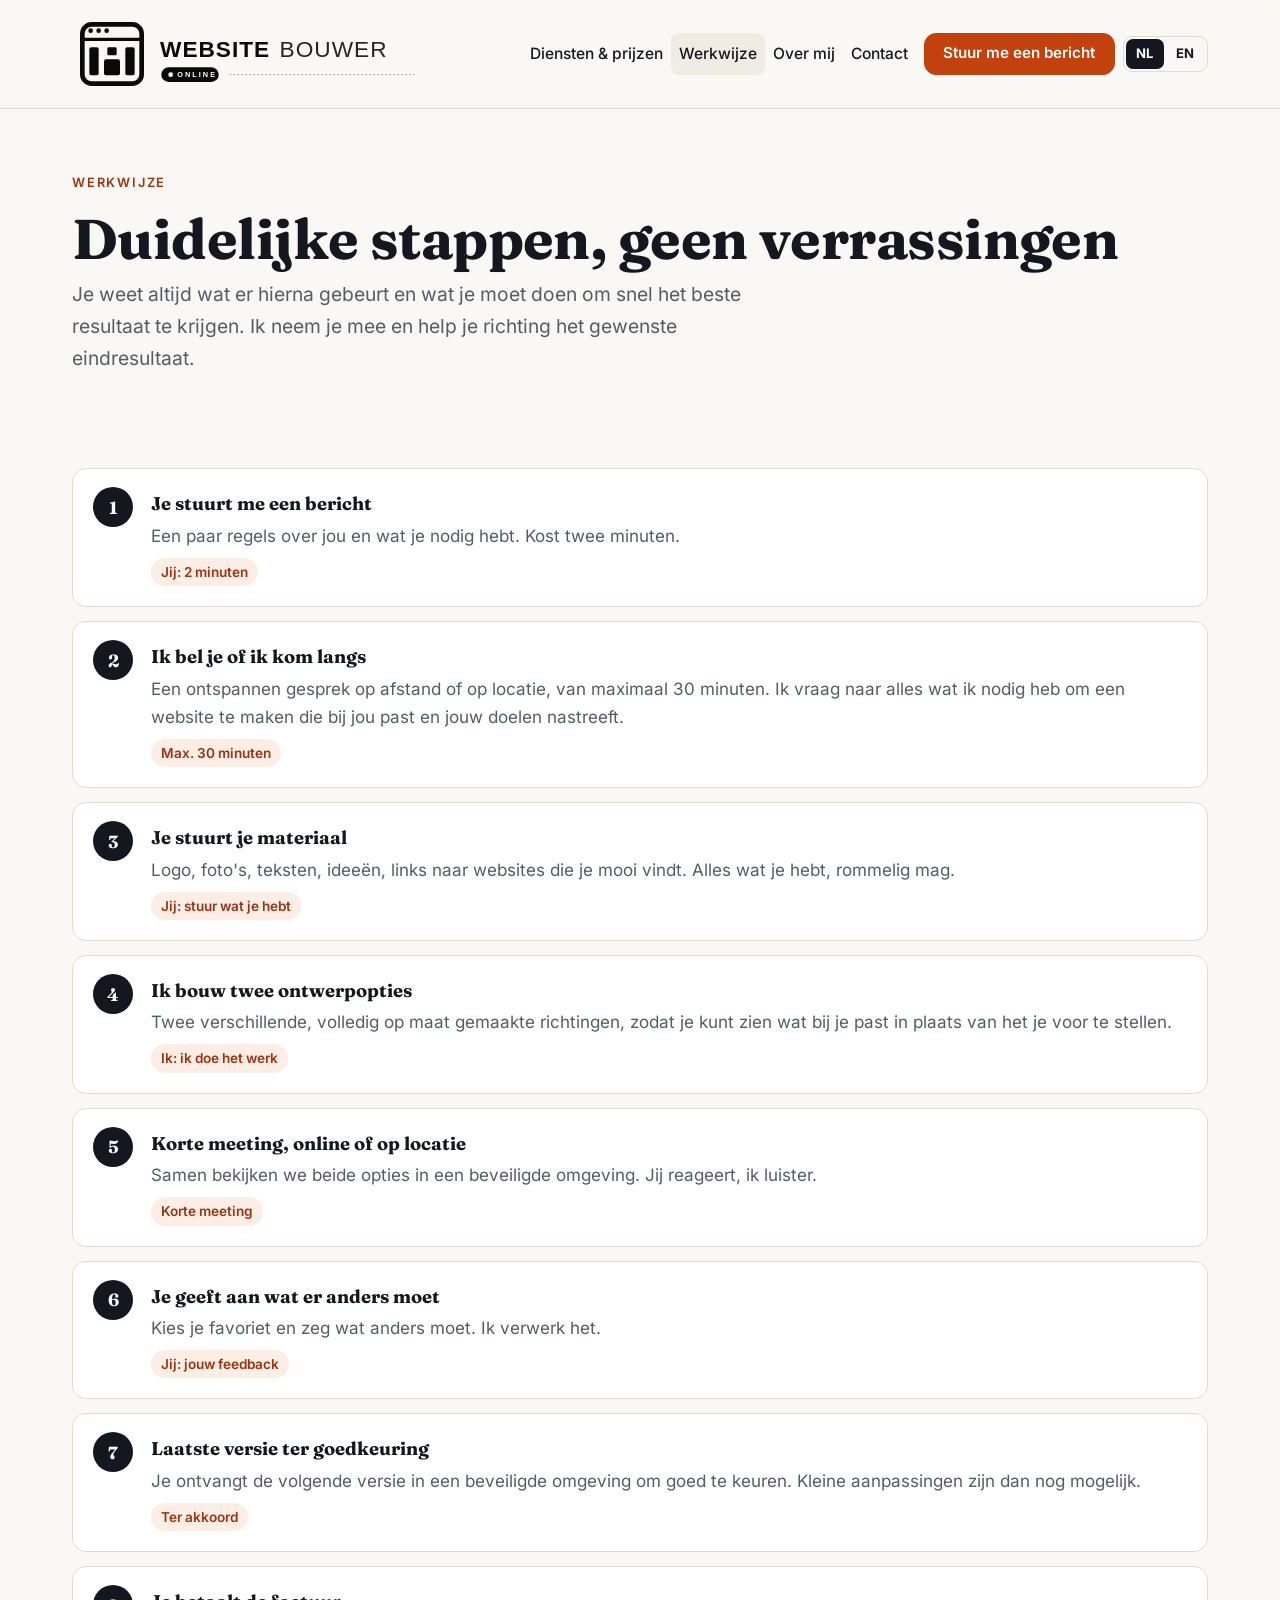
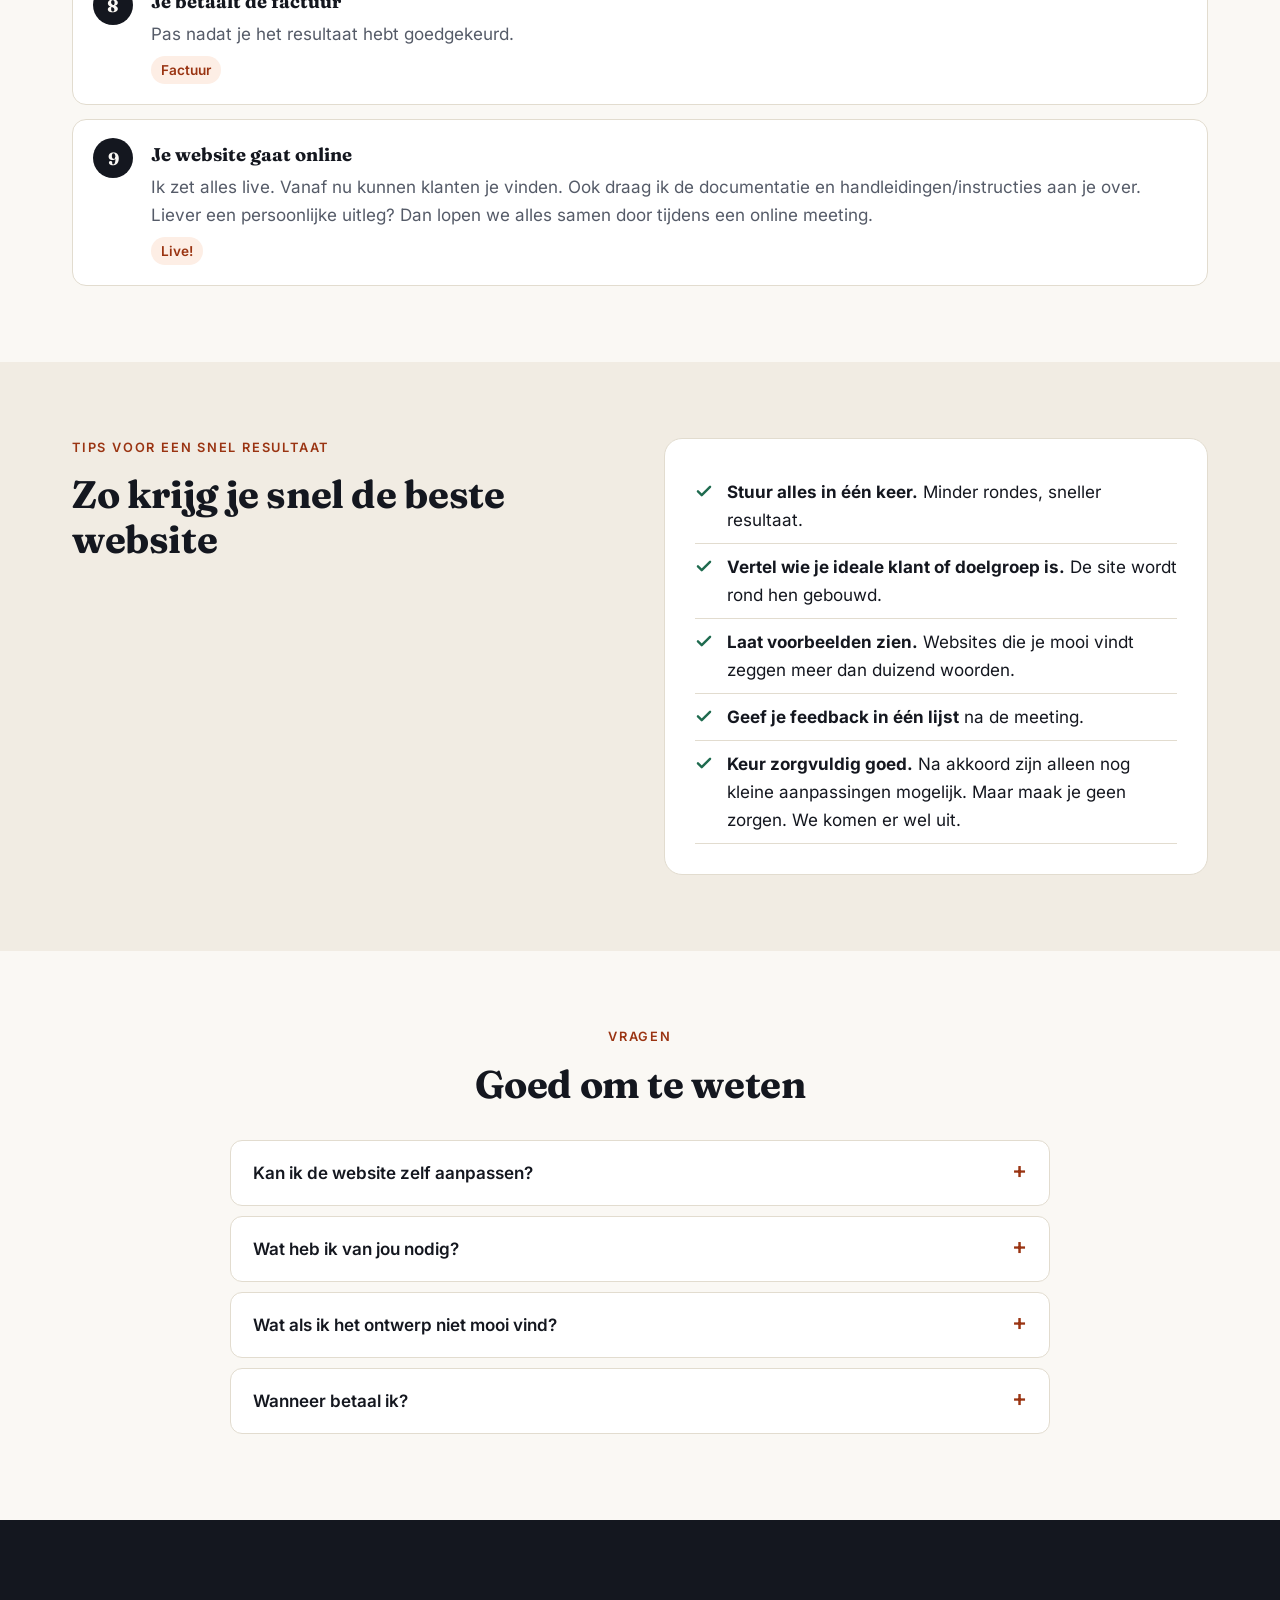
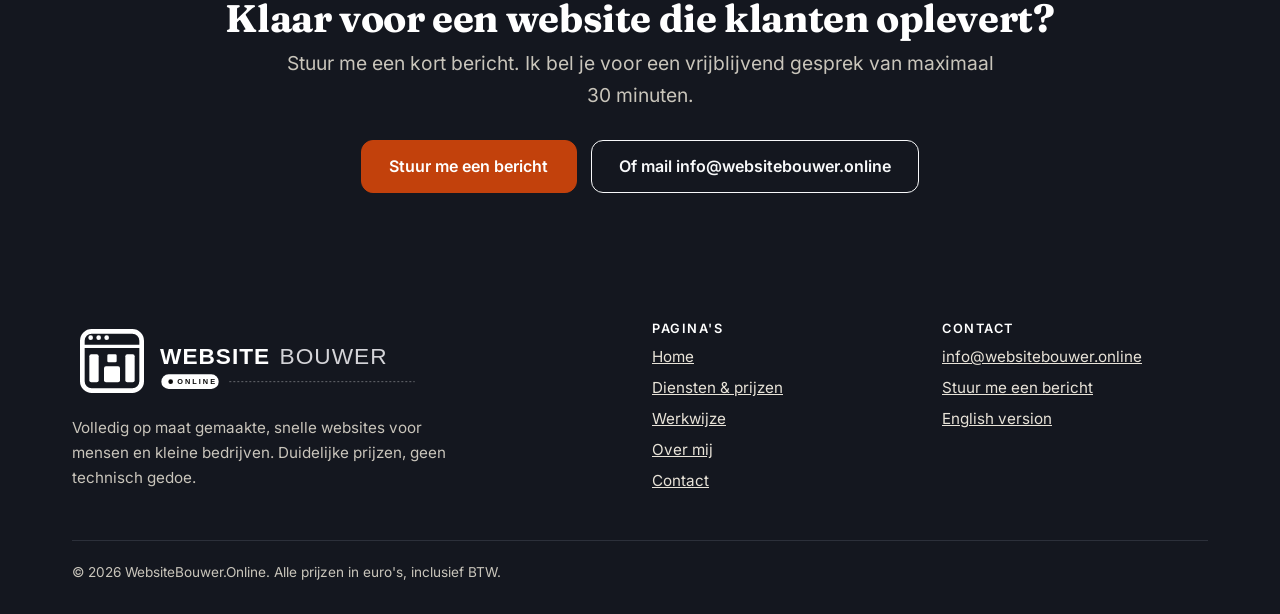
<file: werkwijze.html>
<!doctype html> <html lang="nl"> <head> <meta charset="utf-8"> <meta name="viewport" content="width=device-width,initial-scale=1"> <title>Werkwijze: van eerste bericht tot live website</title> <meta name="description" content="Negen duidelijke stappen: bericht, gesprek van 30 minuten, twee ontwerpopties, meeting, akkoord in een beveiligde omgeving, factuur en je website gaat live."> <link rel="canonical" href="https://websitebouwer.online/werkwijze.html"> <link rel="alternate" hreflang="nl" href="https://websitebouwer.online/werkwijze.html"><link rel="alternate" hreflang="en" href="https://websitebouwer.online/en/how-it-works.html"><link rel="alternate" hreflang="x-default" href="https://websitebouwer.online/werkwijze.html"> <meta name="theme-color" content="#faf8f4"> <meta property="og:type" content="website"> <meta property="og:locale" content="nl_NL"> <meta property="og:title" content="Werkwijze: van eerste bericht tot live website"> <meta property="og:description" content="Negen duidelijke stappen: bericht, gesprek van 30 minuten, twee ontwerpopties, meeting, akkoord in een beveiligde omgeving, factuur en je website gaat live."> <meta property="og:url" content="https://websitebouwer.online/werkwijze.html"> <meta property="og:image" content="https://websitebouwer.online/og-image.png"> <meta name="twitter:card" content="summary_large_image"> <link rel="icon" href="favicon.ico" sizes="48x48"> <link rel="icon" href="favicon.svg" type="image/svg+xml" sizes="any"> <link rel="apple-touch-icon" href="apple-touch-icon.png"> <link rel="manifest" href="site.webmanifest"> <link rel="stylesheet" href="styles.7dacace5.css"> <noscript><style>.navbar-collapse.collapse{display:block!important}</style></noscript> <script>document.documentElement.classList.add("js")</script> <script type="application/ld+json">{"@context": "https://schema.org", "@type": "HowTo", "inLanguage": "nl", "name": "Hoe je een website op maat laat bouwen", "step": [{"@type": "HowToStep", "position": 1, "name": "Je stuurt me een bericht", "text": "Een paar regels over jou en wat je nodig hebt. Kost twee minuten."}, {"@type": "HowToStep", "position": 2, "name": "Ik bel je of ik kom langs", "text": "Een ontspannen gesprek op afstand of op locatie, van maximaal 30 minuten. Ik vraag naar alles wat ik nodig heb om een website te maken die bij jou past en jouw doelen nastreeft."}, {"@type": "HowToStep", "position": 3, "name": "Je stuurt je materiaal", "text": "Logo, foto's, teksten, ideeën, links naar websites die je mooi vindt. Alles wat je hebt, rommelig mag."}, {"@type": "HowToStep", "position": 4, "name": "Ik bouw twee ontwerpopties", "text": "Twee verschillende, volledig op maat gemaakte richtingen, zodat je kunt zien wat bij je past in plaats van het je voor te stellen."}, {"@type": "HowToStep", "position": 5, "name": "Korte meeting, online of op locatie", "text": "Samen bekijken we beide opties in een beveiligde omgeving. Jij reageert, ik luister."}, {"@type": "HowToStep", "position": 6, "name": "Je geeft aan wat er anders moet", "text": "Kies je favoriet en zeg wat anders moet. Ik verwerk het."}, {"@type": "HowToStep", "position": 7, "name": "Laatste versie ter goedkeuring", "text": "Je ontvangt de volgende versie in een beveiligde omgeving om goed te keuren. Kleine aanpassingen zijn dan nog mogelijk."}, {"@type": "HowToStep", "position": 8, "name": "Je betaalt de factuur", "text": "Pas nadat je het resultaat hebt goedgekeurd."}, {"@type": "HowToStep", "position": 9, "name": "Je website gaat online", "text": "Ik zet alles live. Vanaf nu kunnen klanten je vinden. Ook draag ik de documentatie en handleidingen/instructies aan je over. Liever een persoonlijke uitleg? Dan lopen we alles samen door tijdens een online meeting."}]}</script> </head> <body> <a class="skip" href="#main">Naar de inhoud</a> <header class="site"><nav class="navbar navbar-expand-xl" aria-label="Hoofdmenu"><div class="container"> <a class="navbar-brand brand" href="index.html" aria-label="WebsiteBouwer.Online – home"><img src="logo.svg" alt="WebsiteBouwer.Online" width="360" height="80"></a> <button class="navbar-toggler" aria-expanded="false" aria-controls="nav" aria-label="Menu" type="button"><span class="navbar-toggler-icon"></span></button> <div class="collapse navbar-collapse" id="nav"><ul class="navbar-nav ms-auto align-items-xl-center"><li class="nav-item"><a class="nav-link" href="diensten.html">Diensten & prijzen</a></li><li class="nav-item"><a class="nav-link" href="werkwijze.html" aria-current="page">Werkwijze</a></li><li class="nav-item"><a class="nav-link" href="over-mij.html">Over mij</a></li><li class="nav-item"><a class="nav-link" href="contact.html">Contact</a></li><li class="nav-item ms-xl-2"><a class="btn btn-primary" href="contact.html">Stuur me een bericht</a></li><li class="langsw nav-item" aria-label="Taal"><a href="werkwijze.html" hreflang="nl" lang="nl" aria-current="true">NL</a><a href="en/how-it-works.html" hreflang="en" lang="en">EN</a></li></ul></div> </div></nav></header> <main id="main"> <section class="pagehead"><div class="container"><span class="eyebrow">Werkwijze</span> <h1>Duidelijke stappen, geen verrassingen</h1> <p class="lead">Je weet altijd wat er hierna gebeurt en wat je moet doen om snel het beste resultaat te krijgen. Ik neem je mee en help je richting het gewenste eindresultaat.</p></div></section> <section style="padding-top:20px"><div class="container"><ol class="steps"><li><strong>Je stuurt me een bericht</strong><span>Een paar regels over jou en wat je nodig hebt. Kost twee minuten.</span><br><em>Jij: 2 minuten</em></li><li><strong>Ik bel je of ik kom langs</strong><span>Een ontspannen gesprek op afstand of op locatie, van maximaal 30 minuten. Ik vraag naar alles wat ik nodig heb om een website te maken die bij jou past en jouw doelen nastreeft.</span><br><em>Max. 30 minuten</em></li><li><strong>Je stuurt je materiaal</strong><span>Logo, foto's, teksten, ideeën, links naar websites die je mooi vindt. Alles wat je hebt, rommelig mag.</span><br><em>Jij: stuur wat je hebt</em></li><li><strong>Ik bouw twee ontwerpopties</strong><span>Twee verschillende, volledig op maat gemaakte richtingen, zodat je kunt zien wat bij je past in plaats van het je voor te stellen.</span><br><em>Ik: ik doe het werk</em></li><li><strong>Korte meeting, online of op locatie</strong><span>Samen bekijken we beide opties in een beveiligde omgeving. Jij reageert, ik luister.</span><br><em>Korte meeting</em></li><li><strong>Je geeft aan wat er anders moet</strong><span>Kies je favoriet en zeg wat anders moet. Ik verwerk het.</span><br><em>Jij: jouw feedback</em></li><li><strong>Laatste versie ter goedkeuring</strong><span>Je ontvangt de volgende versie in een beveiligde omgeving om goed te keuren. Kleine aanpassingen zijn dan nog mogelijk.</span><br><em>Ter akkoord</em></li><li><strong>Je betaalt de factuur</strong><span>Pas nadat je het resultaat hebt goedgekeurd.</span><br><em>Factuur</em></li><li><strong>Je website gaat online</strong><span>Ik zet alles live. Vanaf nu kunnen klanten je vinden. Ook draag ik de documentatie en handleidingen/instructies aan je over. Liever een persoonlijke uitleg? Dan lopen we alles samen door tijdens een online meeting.</span><br><em>Live!</em></li></ol></div></section> <section class="alt"><div class="container"><div class="row row-cols-1 row-cols-md-2 gy-5 gx-lg-5 align-items-start"> <div><span class="eyebrow">Tips voor een snel resultaat</span><h2>Zo krijg je snel de beste website</h2></div> <div><div class="panel"><ul class="check"> <li><b>Stuur alles in één keer.</b> Minder rondes, sneller resultaat.</li> <li><b>Vertel wie je ideale klant of doelgroep is.</b> De site wordt rond hen gebouwd.</li> <li><b>Laat voorbeelden zien.</b> Websites die je mooi vindt zeggen meer dan duizend woorden.</li> <li><b>Geef je feedback in één lijst</b> na de meeting.</li> <li><b>Keur zorgvuldig goed.</b> Na akkoord zijn alleen nog kleine aanpassingen mogelijk. Maar maak je geen zorgen. We komen er wel uit.</li></ul></div></div> </div></div></section> <section><div class="container"><div class="center"><span class="eyebrow">Vragen</span><h2>Goed om te weten</h2></div><div class="faq"><details><summary>Kan ik de website zelf aanpassen?</summary><p>Standaard niet, en dat is een bewuste keuze: je website blijft statisch, dus snel en veilig. De eerste 3 maanden zijn content aanpassingen door mij inbegrepen. Daarnaast kun je kiezen voor een optioneel abonnement: zelf aanpassingen maken, of mij de aanpassingen laten doen. Alle details en prijzen staan op de pagina <a href="diensten.html#inbegrepen">Diensten & prijzen</a>.</p></details><details><summary>Wat heb ik van jou nodig?</summary><p>Alles wat je al hebt: je logo, foto's, teksten, een lijst met diensten, openingstijden, links naar je social media en naar websites die je mooi vindt. Rommelig is prima, ik zoek het uit. Nog geen teksten? Dan bespreken we dat tijdens het telefoongesprek.</p></details><details><summary>Wat als ik het ontwerp niet mooi vind?</summary><p>Je krijgt twee verschillende ontwerpopties en we bekijken ze samen in een korte meeting, online of op locatie. Jij zegt wat je graag anders wilt, en de volgende versie is hopelijk de versie die je goedkeurt. Een kleine aanpassing meer of minder is geen probleem.</p></details><details><summary>Wanneer betaal ik?</summary><p>Nadat je de definitieve versie in een beveiligde omgeving hebt goedgekeurd, ontvang je de factuur. Zodra die betaald is, gaat je website online. Je betaalt dus niets voordat je het resultaat hebt gezien en goedgekeurd.</p></details></div></div></section> <section class="dark cta"><div class="container"> <h2>Klaar voor een website die klanten oplevert?</h2><p class="lead">Stuur me een kort bericht. Ik bel je voor een vrijblijvend gesprek van maximaal 30 minuten.</p> <div class="actions"><a class="btn btn-primary btn-lg" href="contact.html">Stuur me een bericht</a><a class="btn btn-outline-light btn-lg" href="mailto:info@websitebouwer.online">Of mail info@websitebouwer.online</a></div> </div></section> </main> <footer class="site"><div class="container"> <div class="row g-4"> <div class="col-md-6"><a class="brand" href="index.html" aria-label="WebsiteBouwer.Online – home"><img src="logo-dark.svg" alt="WebsiteBouwer.Online" width="360" height="80"></a> <p style="margin-top:14px;max-width:38ch">Volledig op maat gemaakte, snelle websites voor mensen en kleine bedrijven. Duidelijke prijzen, geen technisch gedoe.</p></div> <div class="col-6 col-md-3"><h3>Pagina's</h3><ul><li><a href="index.html">Home</a></li><li><a href="diensten.html">Diensten & prijzen</a></li><li><a href="werkwijze.html">Werkwijze</a></li><li><a href="over-mij.html">Over mij</a></li><li><a href="contact.html">Contact</a></li></ul></div> <div class="col-6 col-md-3"><h3>Contact</h3><ul><li><a href="mailto:info@websitebouwer.online">info@<wbr>websitebouwer.online</a></li><li><a href="contact.html">Stuur me een bericht</a></li><li><a href="en/how-it-works.html" hreflang="en" lang="en">English version</a></li></ul></div> </div> <div class="legal">© 2026 WebsiteBouwer.Online. Alle prijzen in euro's, inclusief BTW.</div> </div></footer> <script>!function(){var e=document.querySelector(".navbar-toggler"),t=document.getElementById("nav");e&&e.addEventListener("click",function(){var n=t.classList.toggle("show");e.setAttribute("aria-expanded",n)})}()</script> </body> </html>
</file>
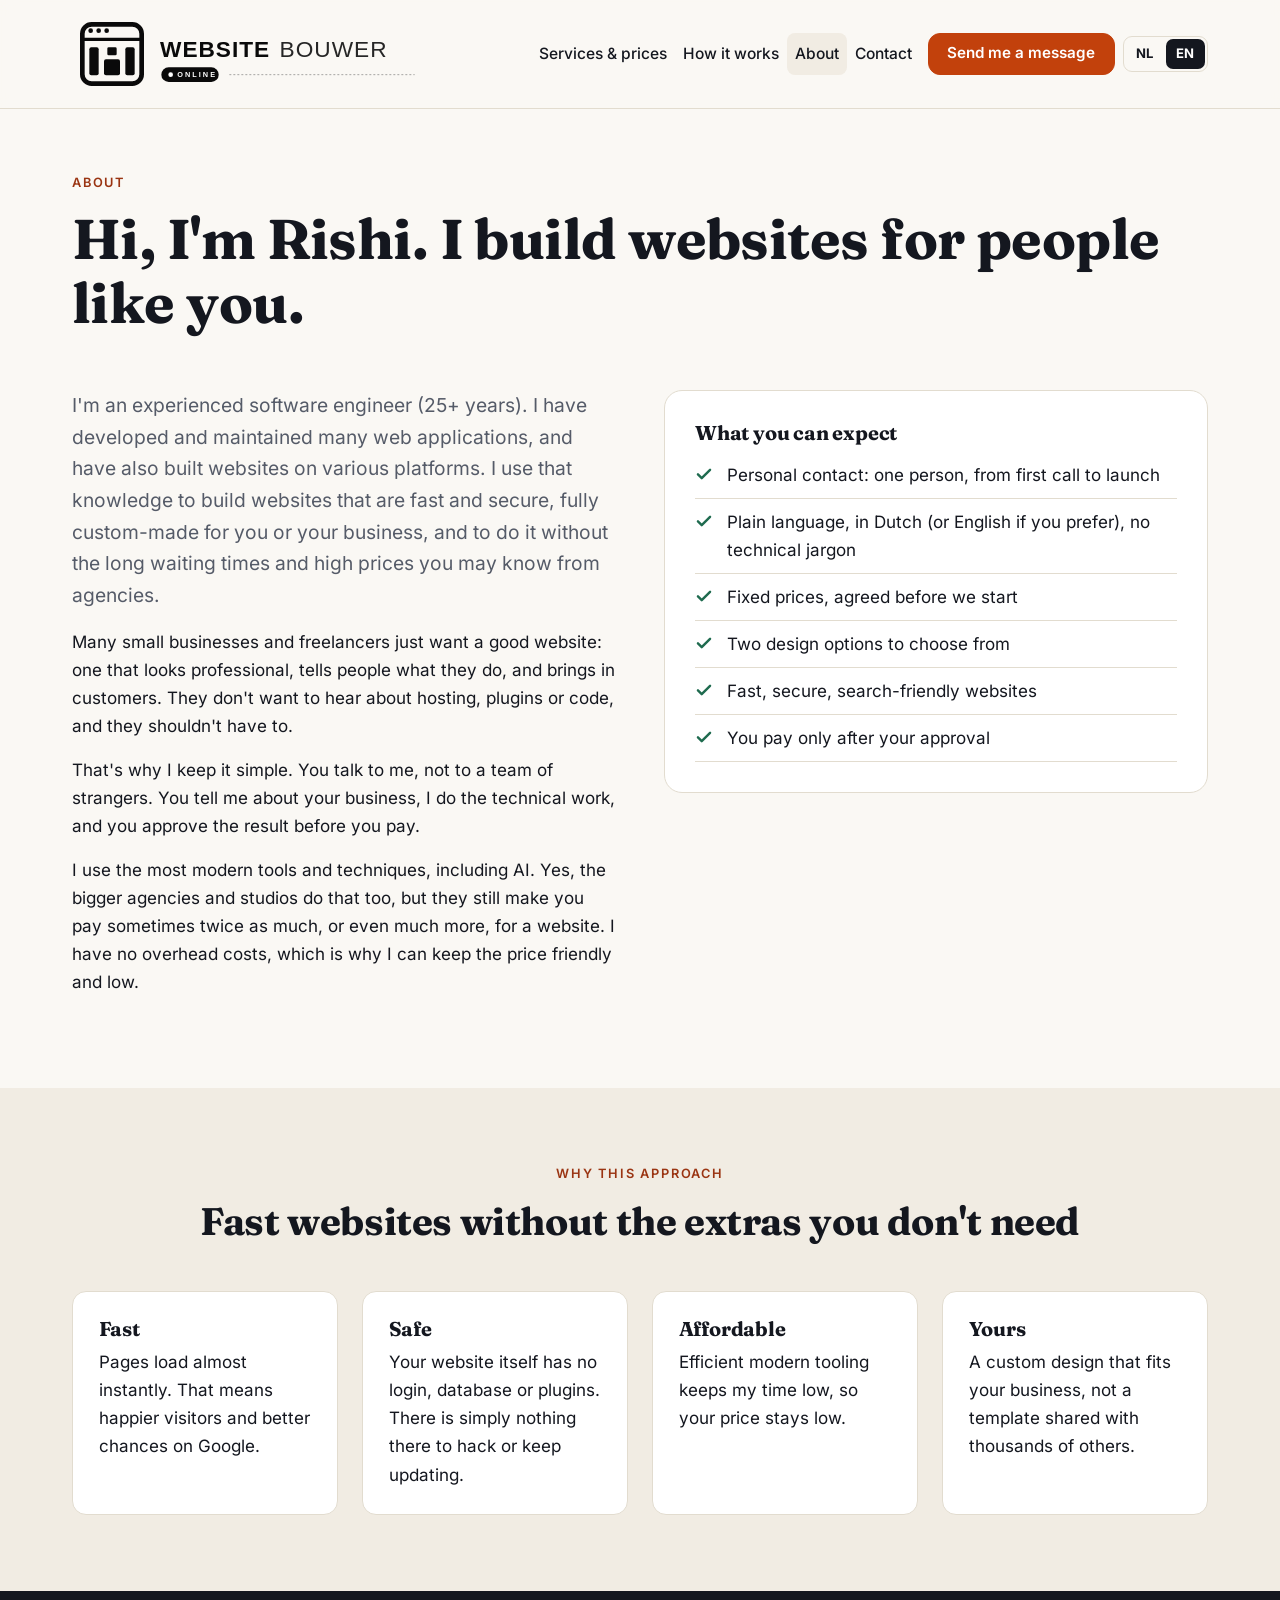
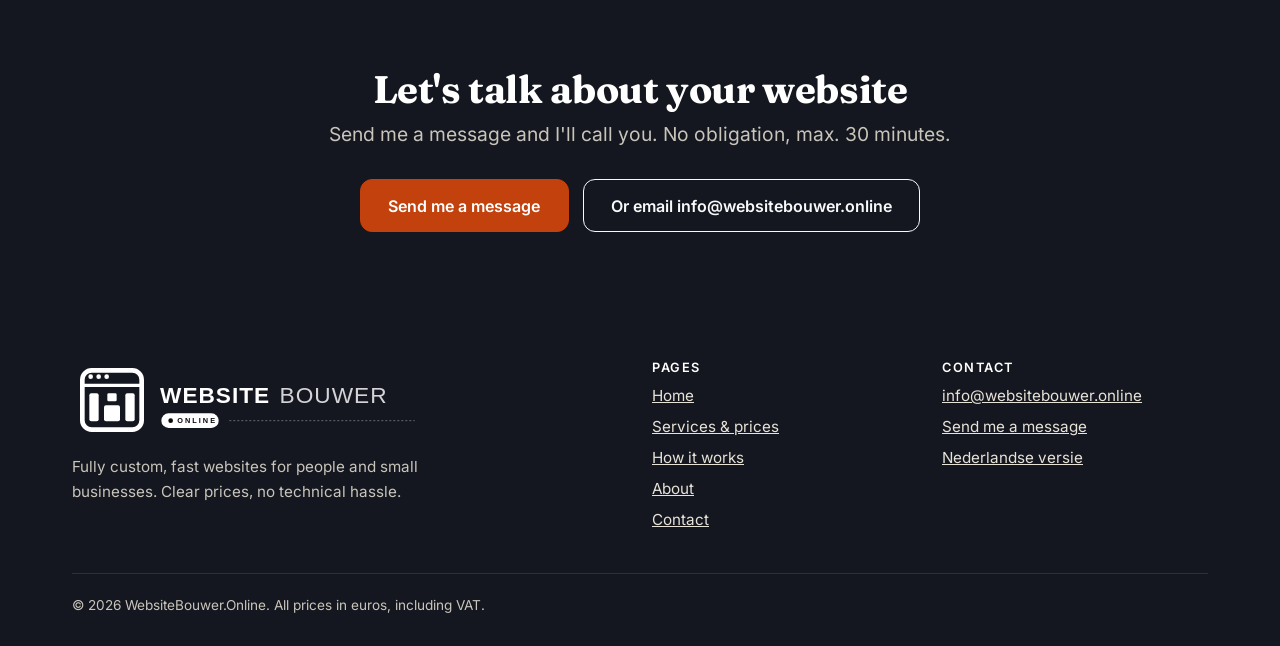
<file: en/about.html>
<!doctype html> <html lang="en"> <head> <meta charset="utf-8"> <meta name="viewport" content="width=device-width,initial-scale=1"> <title>About WebsiteBouwer.Online: your website builder</title> <meta name="description" content="Experienced software engineer building fully custom, fast websites for people and small business owners. Personal contact, clear prices, no technical talk."> <link rel="canonical" href="https://websitebouwer.online/en/about.html"> <link rel="alternate" hreflang="nl" href="https://websitebouwer.online/over-mij.html"><link rel="alternate" hreflang="en" href="https://websitebouwer.online/en/about.html"><link rel="alternate" hreflang="x-default" href="https://websitebouwer.online/over-mij.html"> <meta name="theme-color" content="#faf8f4"> <meta property="og:type" content="website"> <meta property="og:locale" content="en_GB"> <meta property="og:title" content="About WebsiteBouwer.Online: your website builder"> <meta property="og:description" content="Experienced software engineer building fully custom, fast websites for people and small business owners. Personal contact, clear prices, no technical talk."> <meta property="og:url" content="https://websitebouwer.online/en/about.html"> <meta property="og:image" content="https://websitebouwer.online/og-image-en.png"> <meta name="twitter:card" content="summary_large_image"> <link rel="icon" href="../favicon.ico" sizes="48x48"> <link rel="icon" href="../favicon.svg" type="image/svg+xml" sizes="any"> <link rel="apple-touch-icon" href="../apple-touch-icon.png"> <link rel="manifest" href="../site.webmanifest"> <link rel="stylesheet" href="../styles.7dacace5.css"> <noscript><style>.navbar-collapse.collapse{display:block!important}</style></noscript> <script>document.documentElement.classList.add("js")</script> <script type="application/ld+json">{"@context": "https://schema.org", "@type": "ProfessionalService", "inLanguage": "en", "name": "WebsiteBouwer.Online – custom websites", "url": "https://websitebouwer.online/", "email": "info@websitebouwer.online", "priceRange": "€400 - €750+", "description": "Fully custom, fast static websites for freelancers and small businesses. Fixed prices, no technical hassle.", "image": "https://websitebouwer.online/og-image-en.png", "hasOfferCatalog": {"@type": "OfferCatalog", "name": "Website packages", "itemListElement": [{"@type": "Offer", "name": "Basic (personal) website (3 pages)", "price": "400", "priceCurrency": "EUR", "itemOffered": {"@type": "Service", "name": "Custom website: homepage, about, contact"}}, {"@type": "Offer", "name": "Standard (business) website (5 pages)", "price": "750", "priceCurrency": "EUR", "itemOffered": {"@type": "Service", "name": "Custom website: homepage, services, way of working, about, contact"}}]}}</script> </head> <body> <a class="skip" href="#main">Skip to content</a> <header class="site"><nav class="navbar navbar-expand-xl" aria-label="Main"><div class="container"> <a class="navbar-brand brand" href="index.html" aria-label="WebsiteBouwer.Online – home"><img src="../logo.svg" alt="WebsiteBouwer.Online" width="360" height="80"></a> <button class="navbar-toggler" aria-expanded="false" aria-controls="nav" aria-label="Menu" type="button"><span class="navbar-toggler-icon"></span></button> <div class="collapse navbar-collapse" id="nav"><ul class="navbar-nav ms-auto align-items-xl-center"><li class="nav-item"><a class="nav-link" href="services.html">Services & prices</a></li><li class="nav-item"><a class="nav-link" href="how-it-works.html">How it works</a></li><li class="nav-item"><a class="nav-link" href="about.html" aria-current="page">About</a></li><li class="nav-item"><a class="nav-link" href="contact.html">Contact</a></li><li class="nav-item ms-xl-2"><a class="btn btn-primary" href="contact.html">Send me a message</a></li><li class="langsw nav-item" aria-label="Language"><a href="../over-mij.html" hreflang="nl" lang="nl">NL</a><a href="about.html" hreflang="en" lang="en" aria-current="true">EN</a></li></ul></div> </div></nav></header> <main id="main"> <section class="pagehead"><div class="container"><span class="eyebrow">About</span> <h1>Hi, I'm Rishi. I build websites for people like you.</h1></div></section> <section style="padding-top:10px"><div class="container"><div class="row row-cols-1 row-cols-md-2 gy-5 gx-lg-5 align-items-start"> <div class="prose"> <p class="lead">I'm an experienced software engineer (25+ years). I have developed and maintained many web applications, and have also built websites on various platforms. I use that knowledge to build websites that are fast and secure, fully custom-made for you or your business, and to do it without the long waiting times and high prices you may know from agencies.</p> <p>Many small businesses and freelancers just want a good website: one that looks professional, tells people what they do, and brings in customers. They don't want to hear about hosting, plugins or code, and they shouldn't have to.</p> <p>That's why I keep it simple. You talk to me, not to a team of strangers. You tell me about your business, I do the technical work, and you approve the result before you pay.</p> <p>I use the most modern tools and techniques, including AI. Yes, the bigger agencies and studios do that too, but they still make you pay sometimes twice as much, or even much more, for a website. I have no overhead costs, which is why I can keep the price friendly and low.</p> </div> <div><div class="panel"><h3>What you can expect</h3><ul class="check"> <li>Personal contact: one person, from first call to launch</li> <li>Plain language, in Dutch (or English if you prefer), no technical jargon</li> <li>Fixed prices, agreed before we start</li> <li>Two design options to choose from</li> <li>Fast, secure, search-friendly websites</li> <li>You pay only after your approval</li></ul></div></div> </div></div></section> <section class="alt"><div class="container"><div class="center"><span class="eyebrow">Why this approach</span><h2>Fast websites without the extras you don't need</h2></div> <div class="row row-cols-1 row-cols-sm-2 row-cols-lg-4 g-4 mt-4"> <div class="col"><div class="card h-100"><div class="card-body"><h3>Fast</h3><p>Pages load almost instantly. That means happier visitors and better chances on Google.</p></div></div></div> <div class="col"><div class="card h-100"><div class="card-body"><h3>Safe</h3><p>Your website itself has no login, database or plugins. There is simply nothing there to hack or keep updating.</p></div></div></div> <div class="col"><div class="card h-100"><div class="card-body"><h3>Affordable</h3><p>Efficient modern tooling keeps my time low, so your price stays low.</p></div></div></div> <div class="col"><div class="card h-100"><div class="card-body"><h3>Yours</h3><p>A custom design that fits your business, not a template shared with thousands of others.</p></div></div></div> </div></div></section> <section class="dark cta"><div class="container"> <h2>Let's talk about your website</h2><p class="lead">Send me a message and I'll call you. No obligation, max. 30 minutes.</p> <div class="actions"><a class="btn btn-primary btn-lg" href="contact.html">Send me a message</a><a class="btn btn-outline-light btn-lg" href="mailto:info@websitebouwer.online">Or email info@websitebouwer.online</a></div> </div></section> </main> <footer class="site"><div class="container"> <div class="row g-4"> <div class="col-md-6"><a class="brand" href="index.html" aria-label="WebsiteBouwer.Online – home"><img src="../logo-dark.svg" alt="WebsiteBouwer.Online" width="360" height="80"></a> <p style="margin-top:14px;max-width:38ch">Fully custom, fast websites for people and small businesses. Clear prices, no technical hassle.</p></div> <div class="col-6 col-md-3"><h3>Pages</h3><ul><li><a href="index.html">Home</a></li><li><a href="services.html">Services & prices</a></li><li><a href="how-it-works.html">How it works</a></li><li><a href="about.html">About</a></li><li><a href="contact.html">Contact</a></li></ul></div> <div class="col-6 col-md-3"><h3>Contact</h3><ul><li><a href="mailto:info@websitebouwer.online">info@<wbr>websitebouwer.online</a></li><li><a href="contact.html">Send me a message</a></li><li><a href="../over-mij.html" hreflang="nl" lang="nl">Nederlandse versie</a></li></ul></div> </div> <div class="legal">© 2026 WebsiteBouwer.Online. All prices in euros, including VAT.</div> </div></footer> <script>!function(){var e=document.querySelector(".navbar-toggler"),t=document.getElementById("nav");e&&e.addEventListener("click",function(){var n=t.classList.toggle("show");e.setAttribute("aria-expanded",n)})}()</script> </body> </html>
</file>
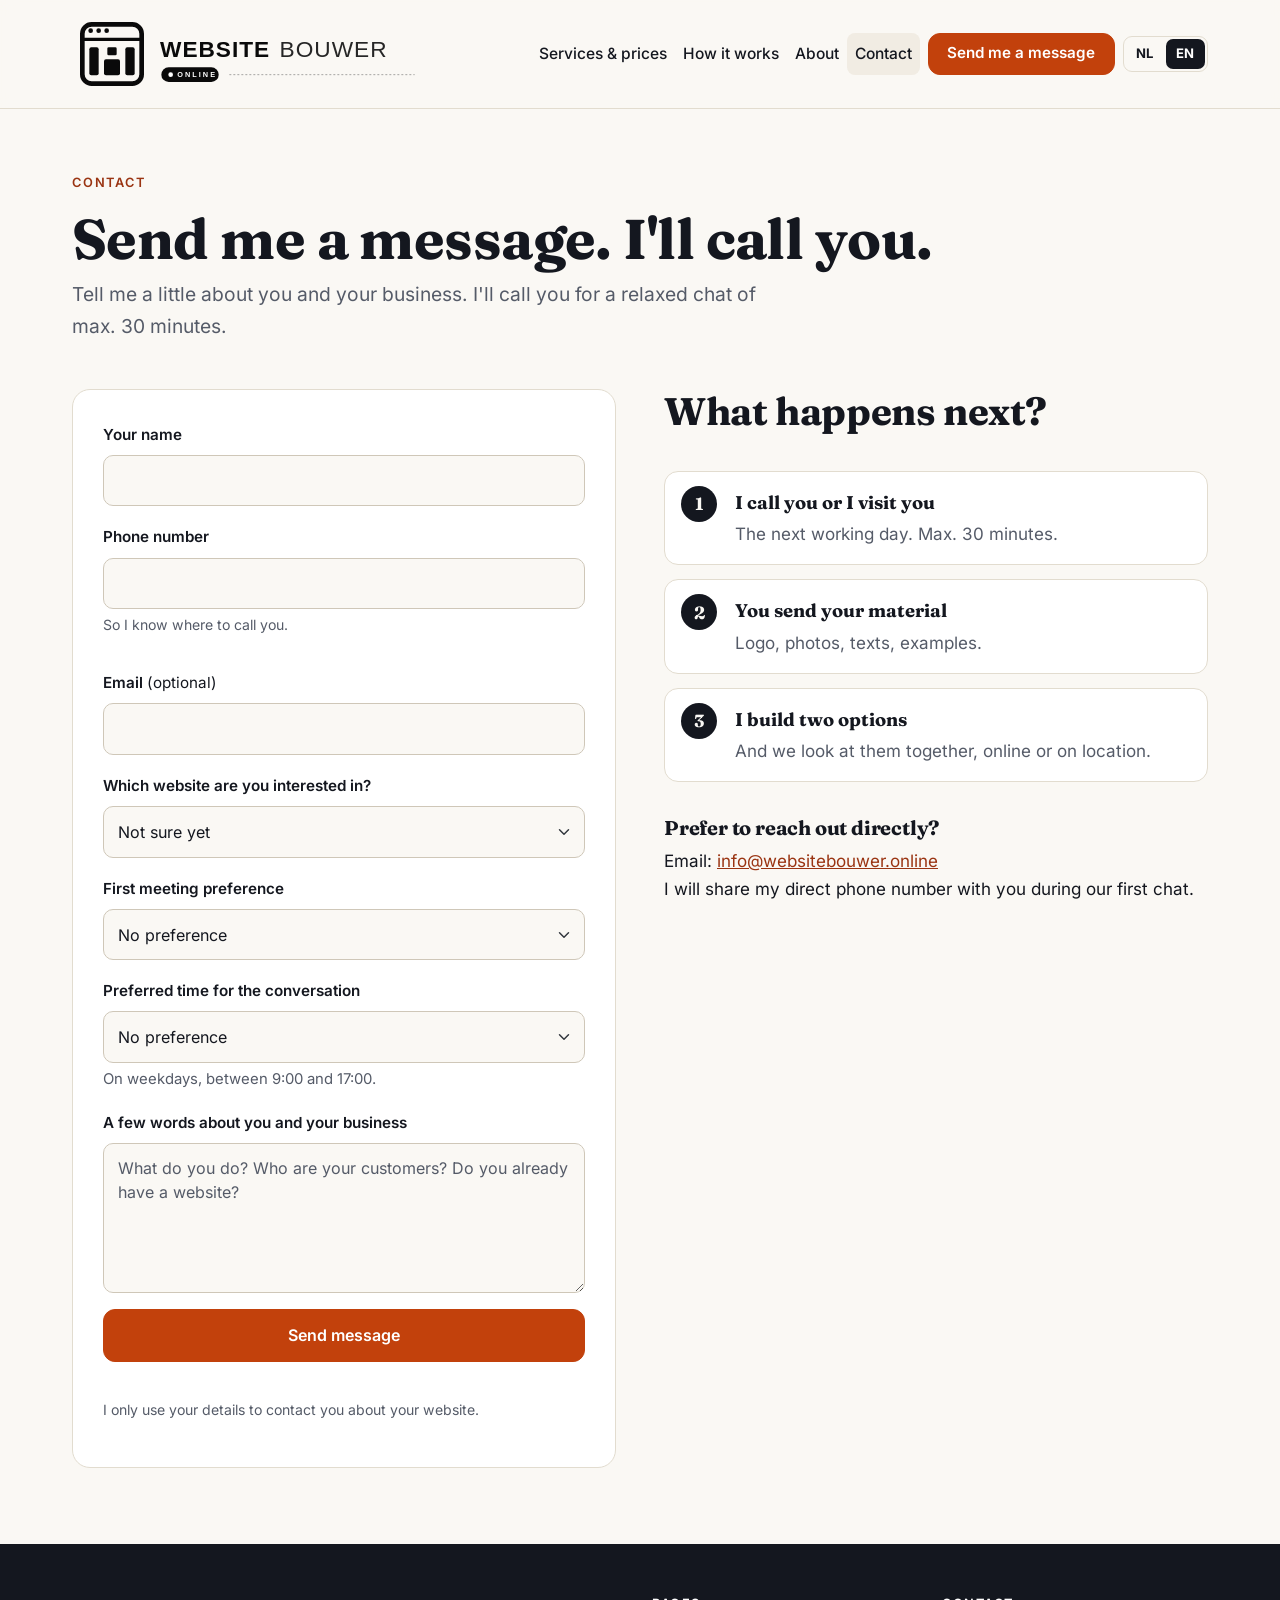
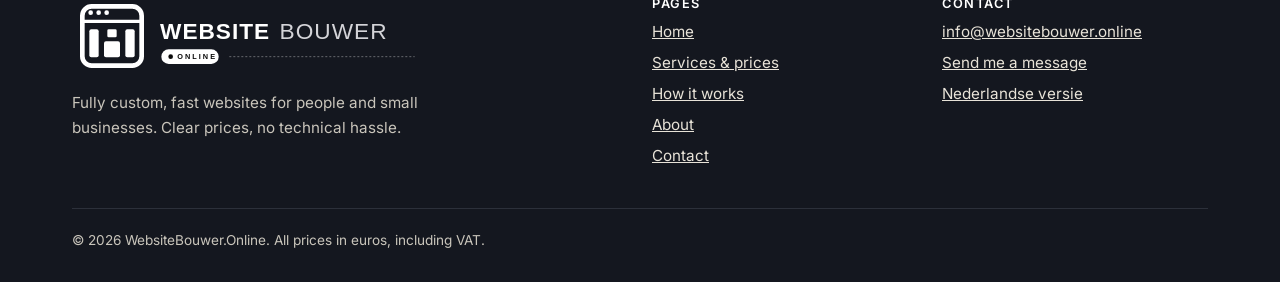
<file: en/contact.html>
<!doctype html>
<html lang="en">

<head>
    <meta charset="utf-8">
    <meta name="viewport" content="width=device-width,initial-scale=1">
    <title>Contact: send a message, I'll call you</title>
    <meta name="description"
        content="Send me a short message about your business. I'll call you for a free, no-obligation conversation of max. 30 minutes.">
    <link rel="canonical" href="https://websitebouwer.online/en/contact.html">
    <link rel="alternate" hreflang="nl" href="https://websitebouwer.online/contact.html">
    <link rel="alternate" hreflang="en" href="https://websitebouwer.online/en/contact.html">
    <link rel="alternate" hreflang="x-default" href="https://websitebouwer.online/contact.html">
    <meta name="theme-color" content="#faf8f4">
    <meta property="og:type" content="website">
    <meta property="og:locale" content="en_GB">
    <meta property="og:title" content="Contact: send a message, I'll call you">
    <meta property="og:description"
        content="Send me a short message about your business. I'll call you for a free, no-obligation conversation of max. 30 minutes.">
    <meta property="og:url" content="https://websitebouwer.online/en/contact.html">
    <meta property="og:image" content="https://websitebouwer.online/og-image-en.png">
    <meta name="twitter:card" content="summary_large_image">
    <link rel="icon" href="../favicon.ico" sizes="48x48">
    <link rel="icon" href="../favicon.svg" type="image/svg+xml" sizes="any">
    <link rel="apple-touch-icon" href="../apple-touch-icon.png">
    <link rel="manifest" href="../site.webmanifest">
    <link rel="stylesheet" href="../styles.7dacace5.css"> <noscript>
        <style>
            .navbar-collapse.collapse {
                display: block !important
            }
        </style>
    </noscript>
    <script>document.documentElement.classList.add("js")</script>
    <script
        type="application/ld+json">{"@context": "https://schema.org", "@type": "ProfessionalService", "inLanguage": "en", "name": "WebsiteBouwer.Online – custom websites", "url": "https://websitebouwer.online/", "email": "info@websitebouwer.online", "priceRange": "€400 - €750+", "description": "Fully custom, fast static websites for freelancers and small businesses. Fixed prices, no technical hassle.", "image": "https://websitebouwer.online/og-image-en.png", "hasOfferCatalog": {"@type": "OfferCatalog", "name": "Website packages", "itemListElement": [{"@type": "Offer", "name": "Basic (personal) website (3 pages)", "price": "400", "priceCurrency": "EUR", "itemOffered": {"@type": "Service", "name": "Custom website: homepage, about, contact"}}, {"@type": "Offer", "name": "Standard (business) website (5 pages)", "price": "750", "priceCurrency": "EUR", "itemOffered": {"@type": "Service", "name": "Custom website: homepage, services, way of working, about, contact"}}]}}</script>
</head>

<body> <a class="skip" href="#main">Skip to content</a>
    <header class="site">
        <nav class="navbar navbar-expand-xl" aria-label="Main">
            <div class="container"> <a class="navbar-brand brand" href="index.html"
                    aria-label="WebsiteBouwer.Online – home"><img src="../logo.svg" alt="WebsiteBouwer.Online"
                        width="360" height="80"></a> <button class="navbar-toggler" aria-expanded="false"
                    aria-controls="nav" aria-label="Menu" type="button"><span
                        class="navbar-toggler-icon"></span></button>
                <div class="collapse navbar-collapse" id="nav">
                    <ul class="navbar-nav ms-auto align-items-xl-center">
                        <li class="nav-item"><a class="nav-link" href="services.html">Services & prices</a></li>
                        <li class="nav-item"><a class="nav-link" href="how-it-works.html">How it works</a></li>
                        <li class="nav-item"><a class="nav-link" href="about.html">About</a></li>
                        <li class="nav-item"><a class="nav-link" href="contact.html" aria-current="page">Contact</a>
                        </li>
                        <li class="nav-item ms-xl-2"><a class="btn btn-primary" href="contact.html">Send me a
                                message</a></li>
                        <li class="langsw nav-item" aria-label="Language"><a href="../contact.html" hreflang="nl"
                                lang="nl">NL</a><a href="contact.html" hreflang="en" lang="en"
                                aria-current="true">EN</a></li>
                    </ul>
                </div>
            </div>
        </nav>
    </header>
    <main id="main">
        <section class="pagehead">
            <div class="container"><span class="eyebrow">Contact</span>
                <h1>Send me a message. I'll call you.</h1>
                <p class="lead">Tell me a little about you and your business. I'll call you for a relaxed chat of max.
                    30 minutes.</p>
            </div>
        </section>
        <section style="padding-top:10px">
            <div class="container">
                <div class="row row-cols-1 row-cols-md-2 gy-5 gx-lg-5 align-items-start">
                    <div>
                        <div class="panel">
                            <form class="contact d-grid gap-3" action="https://api.web3forms.com/submit" method="POST">
                                <input type="hidden" name="access_key" value="a2b52eee-d359-479c-86b0-6325faf71b1e"> <input
                                    type="hidden" name="subject" value="New request via the website"> <input
                                    type="hidden" name="from_name" value="WebsiteBouwer.Online"> <input type="hidden"
                                    name="taal" value="en">
                                <div><label class="form-label" for="name">Your name</label><input class="form-control"
                                        id="name" name="name" autocomplete="name" required></div>
                                <div><label class="form-label" for="phone">Phone number</label><input
                                        class="form-control" id="phone" name="phone" type="tel" autocomplete="tel"
                                        required>
                                    <p class="hint">So I know where to call you.</p>
                                </div>
                                <div><label class="form-label" for="email">Email <span
                                            style="font-weight:400">(optional)</span></label><input class="form-control"
                                        id="email" name="email" type="email" autocomplete="email"></div>
                                <div><label class="form-label" for="pkg">Which website are you interested in?</label>
                                    <select class="form-select" id="pkg" name="package">
                                        <option>Not sure yet</option>
                                        <option>Basic (3 pages, €400, now temporarily €360)</option>
                                        <option>Standard (5 pages, €750, now temporarily €675)</option>
                                        <option>Extended (custom quote)</option>
                                    </select></div>
                                <div><label class="form-label" for="meet">First meeting preference</label> <select
                                        class="form-select" id="meet" name="eerste_afspraak_voorkeur">
                                        <option>No preference</option>
                                        <option>Online</option>
                                        <option>On location</option>
                                    </select></div>
                                <div><label class="form-label" for="slot">Preferred time for the conversation</label>
                                    <select class="form-select" id="slot" name="voorkeur_tijdstip">
                                        <option>No preference</option>
                                        <option>09:00–11:00</option>
                                        <option>11:00–13:00</option>
                                        <option>13:00–15:00</option>
                                        <option>15:00–17:00</option>
                                    </select>
                                    <div class="form-text">On weekdays, between 9:00 and 17:00.</div>
                                </div>
                                <div><label class="form-label" for="msg">A few words about you and your
                                        business</label><textarea class="form-control" id="msg" name="message"
                                        placeholder="What do you do? Who are your customers? Do you already have a website?"></textarea>
                                </div> <input class="hp" type="checkbox" name="botcheck" tabindex="-1"
                                    autocomplete="off" aria-hidden="true"> <button class="btn btn-primary btn-lg"
                                    type="submit">Send message</button>
                                <div id="form-status" role="status" aria-live="polite"></div>
                                <p class="hint">I only use your details to contact you about your website.</p>
                            </form>
                        </div>
                    </div>
                    <div class="contact-side">
                        <h2>What happens next?</h2>
                        <ol class="steps compact">
                            <li><strong>I call you or I visit you</strong><span>The next working day. Max. 30
                                    minutes.</span></li>
                            <li><strong>You send your material</strong><span>Logo, photos, texts, examples.</span></li>
                            <li><strong>I build two options</strong><span>And we look at them together, online or on
                                    location.</span></li>
                        </ol>
                        <h3 style="margin-top:34px">Prefer to reach out directly?</h3>
                        <p>Email: <a href="mailto:info@websitebouwer.online">info@websitebouwer.online</a><br>I will
                            share my direct phone number with you during our first chat.</p>
                    </div>
                </div>
            </div>
        </section>
        <script>!function () { var t = "Sending…", e = "Thank you! Your message has been sent. I'll contact you the next working day.", n = "Sending failed. Please try again, or email info@websitebouwer.online.", o = document.querySelector("form.contact"), a = document.getElementById("form-status"); function c(t, e) { a.className = "alert alert-" + t + " mt-2", a.textContent = e } o && window.fetch && o.addEventListener("submit", function (s) { s.preventDefault(); var i = o.querySelector("button[type=submit]"), r = i.textContent; i.disabled = !0, i.textContent = t, a.className = "", a.textContent = "", fetch(o.action, { method: "POST", headers: { Accept: "application/json" }, body: new FormData(o) }).then(function (t) { return t.json() }).then(function (t) { t.success ? (o.reset(), c("success", e)) : c("danger", n) }).catch(function () { c("danger", n) }).finally(function () { i.disabled = !1, i.textContent = r }) }) }()</script>
    </main>
    <footer class="site">
        <div class="container">
            <div class="row g-4">
                <div class="col-md-6"><a class="brand" href="index.html" aria-label="WebsiteBouwer.Online – home"><img
                            src="../logo-dark.svg" alt="WebsiteBouwer.Online" width="360" height="80"></a>
                    <p style="margin-top:14px;max-width:38ch">Fully custom, fast websites for people and small
                        businesses. Clear prices, no technical hassle.</p>
                </div>
                <div class="col-6 col-md-3">
                    <h3>Pages</h3>
                    <ul>
                        <li><a href="index.html">Home</a></li>
                        <li><a href="services.html">Services & prices</a></li>
                        <li><a href="how-it-works.html">How it works</a></li>
                        <li><a href="about.html">About</a></li>
                        <li><a href="contact.html">Contact</a></li>
                    </ul>
                </div>
                <div class="col-6 col-md-3">
                    <h3>Contact</h3>
                    <ul>
                        <li><a href="mailto:info@websitebouwer.online">info@<wbr>websitebouwer.online</a></li>
                        <li><a href="contact.html">Send me a message</a></li>
                        <li><a href="../contact.html" hreflang="nl" lang="nl">Nederlandse versie</a></li>
                    </ul>
                </div>
            </div>
            <div class="legal">© 2026 WebsiteBouwer.Online. All prices in euros, including VAT.</div>
        </div>
    </footer>
    <script>!function () { var e = document.querySelector(".navbar-toggler"), t = document.getElementById("nav"); e && e.addEventListener("click", function () { var n = t.classList.toggle("show"); e.setAttribute("aria-expanded", n) }) }()</script>
</body>

</html>
</file>
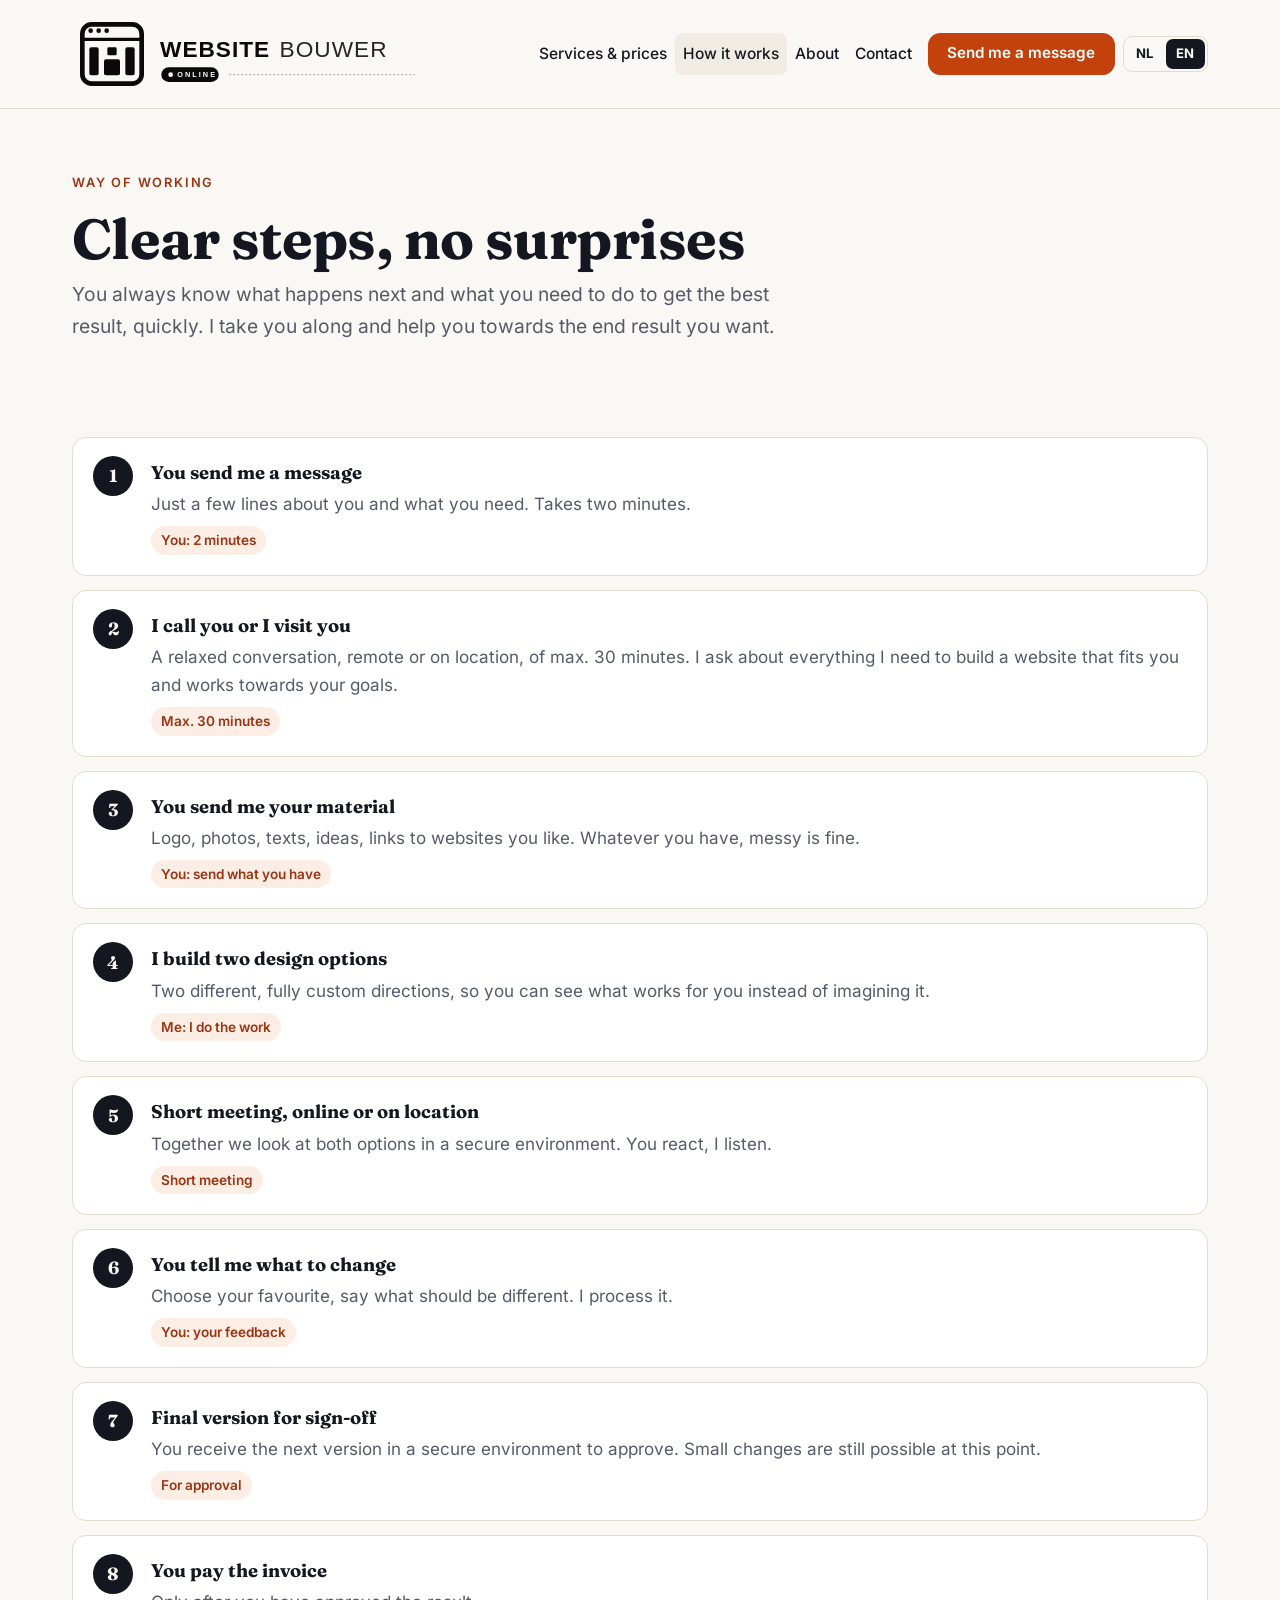
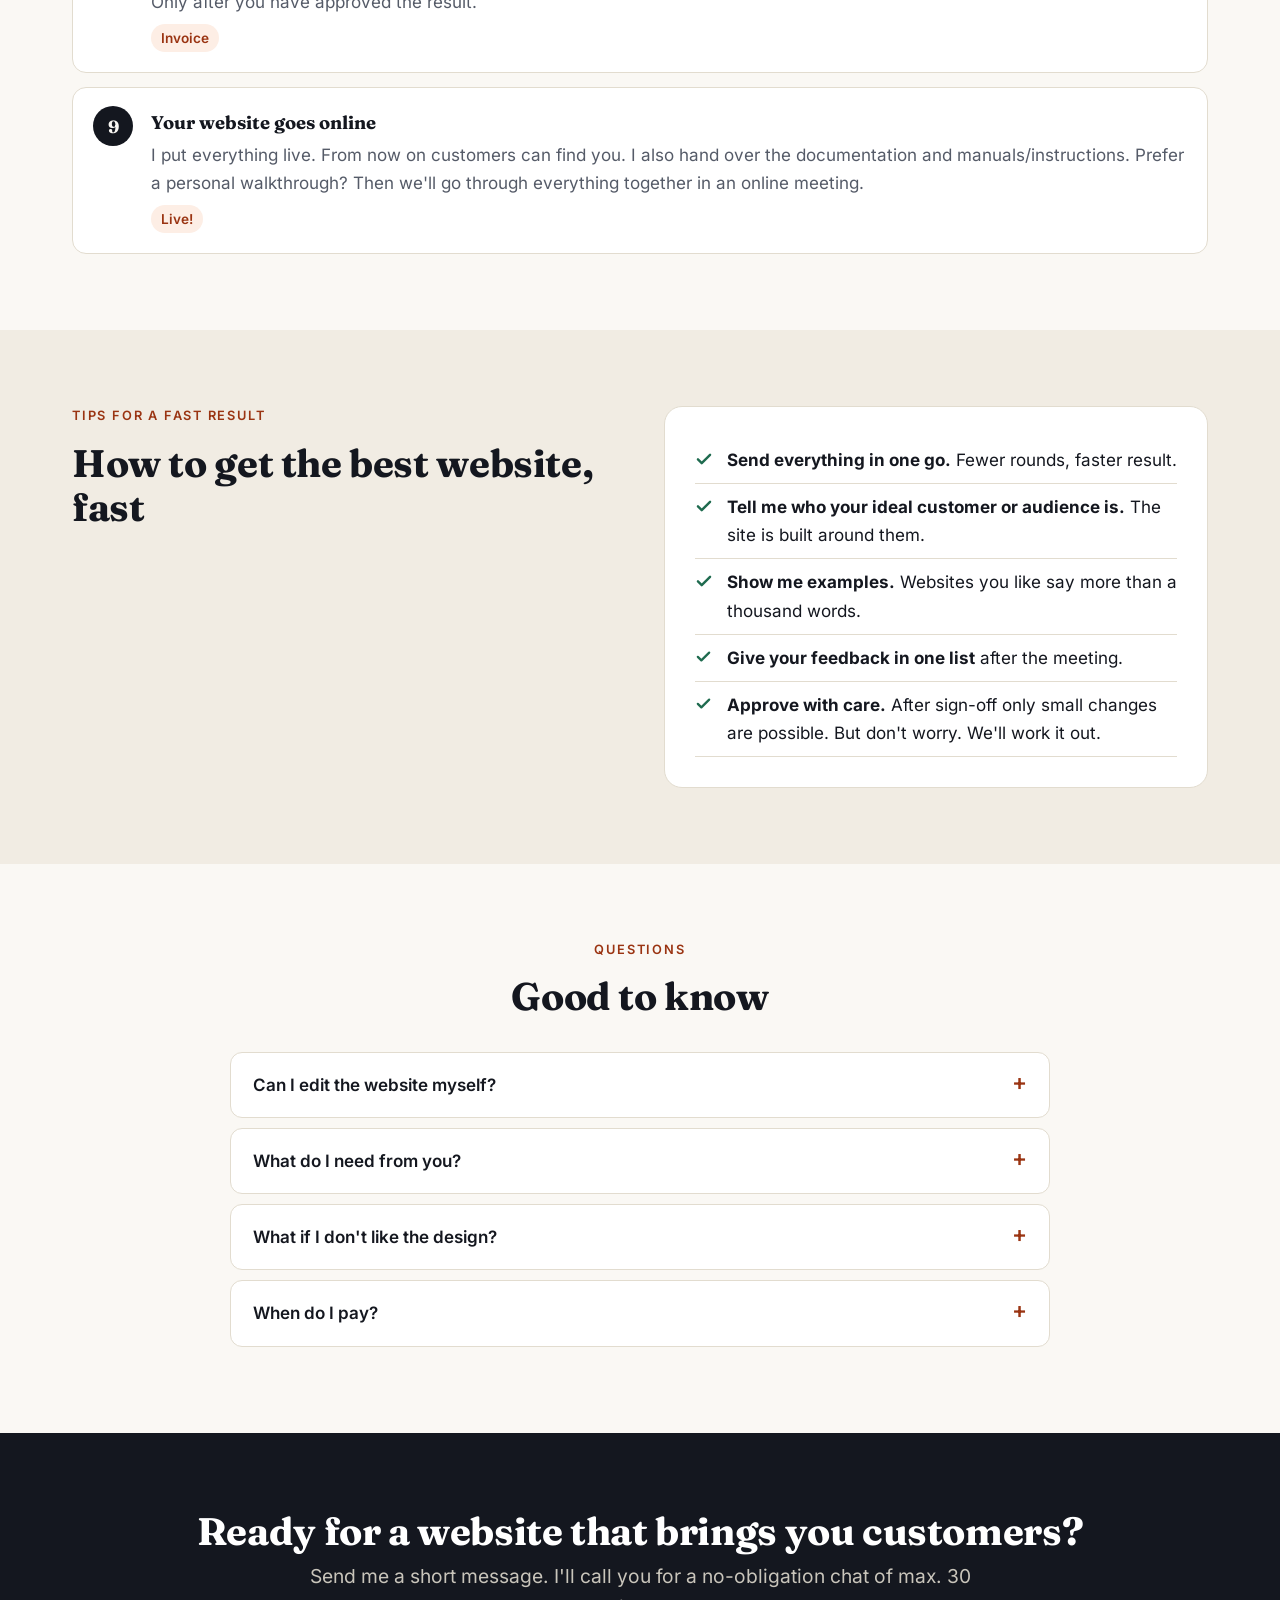
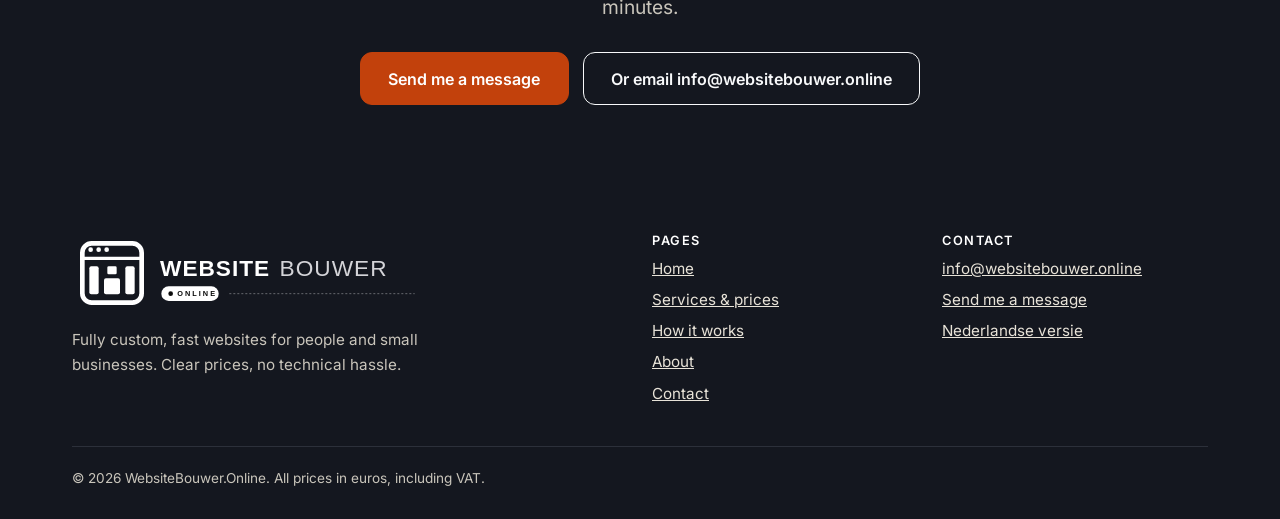
<file: en/how-it-works.html>
<!doctype html> <html lang="en"> <head> <meta charset="utf-8"> <meta name="viewport" content="width=device-width,initial-scale=1"> <title>How it works: from first message to live website</title> <meta name="description" content="Nine clear steps: message, 30-minute call, two design options, a meeting, sign-off in a secure environment, invoice, and your website goes live."> <link rel="canonical" href="https://websitebouwer.online/en/how-it-works.html"> <link rel="alternate" hreflang="nl" href="https://websitebouwer.online/werkwijze.html"><link rel="alternate" hreflang="en" href="https://websitebouwer.online/en/how-it-works.html"><link rel="alternate" hreflang="x-default" href="https://websitebouwer.online/werkwijze.html"> <meta name="theme-color" content="#faf8f4"> <meta property="og:type" content="website"> <meta property="og:locale" content="en_GB"> <meta property="og:title" content="How it works: from first message to live website"> <meta property="og:description" content="Nine clear steps: message, 30-minute call, two design options, a meeting, sign-off in a secure environment, invoice, and your website goes live."> <meta property="og:url" content="https://websitebouwer.online/en/how-it-works.html"> <meta property="og:image" content="https://websitebouwer.online/og-image-en.png"> <meta name="twitter:card" content="summary_large_image"> <link rel="icon" href="../favicon.ico" sizes="48x48"> <link rel="icon" href="../favicon.svg" type="image/svg+xml" sizes="any"> <link rel="apple-touch-icon" href="../apple-touch-icon.png"> <link rel="manifest" href="../site.webmanifest"> <link rel="stylesheet" href="../styles.7dacace5.css"> <noscript><style>.navbar-collapse.collapse{display:block!important}</style></noscript> <script>document.documentElement.classList.add("js")</script> <script type="application/ld+json">{"@context": "https://schema.org", "@type": "HowTo", "inLanguage": "en", "name": "How to get a custom website built", "step": [{"@type": "HowToStep", "position": 1, "name": "You send me a message", "text": "Just a few lines about you and what you need. Takes two minutes."}, {"@type": "HowToStep", "position": 2, "name": "I call you or I visit you", "text": "A relaxed conversation, remote or on location, of max. 30 minutes. I ask about everything I need to build a website that fits you and works towards your goals."}, {"@type": "HowToStep", "position": 3, "name": "You send me your material", "text": "Logo, photos, texts, ideas, links to websites you like. Whatever you have, messy is fine."}, {"@type": "HowToStep", "position": 4, "name": "I build two design options", "text": "Two different, fully custom directions, so you can see what works for you instead of imagining it."}, {"@type": "HowToStep", "position": 5, "name": "Short meeting, online or on location", "text": "Together we look at both options in a secure environment. You react, I listen."}, {"@type": "HowToStep", "position": 6, "name": "You tell me what to change", "text": "Choose your favourite, say what should be different. I process it."}, {"@type": "HowToStep", "position": 7, "name": "Final version for sign-off", "text": "You receive the next version in a secure environment to approve. Small changes are still possible at this point."}, {"@type": "HowToStep", "position": 8, "name": "You pay the invoice", "text": "Only after you have approved the result."}, {"@type": "HowToStep", "position": 9, "name": "Your website goes online", "text": "I put everything live. From now on customers can find you. I also hand over the documentation and manuals/instructions. Prefer a personal walkthrough? Then we'll go through everything together in an online meeting."}]}</script> </head> <body> <a class="skip" href="#main">Skip to content</a> <header class="site"><nav class="navbar navbar-expand-xl" aria-label="Main"><div class="container"> <a class="navbar-brand brand" href="index.html" aria-label="WebsiteBouwer.Online – home"><img src="../logo.svg" alt="WebsiteBouwer.Online" width="360" height="80"></a> <button class="navbar-toggler" aria-expanded="false" aria-controls="nav" aria-label="Menu" type="button"><span class="navbar-toggler-icon"></span></button> <div class="collapse navbar-collapse" id="nav"><ul class="navbar-nav ms-auto align-items-xl-center"><li class="nav-item"><a class="nav-link" href="services.html">Services & prices</a></li><li class="nav-item"><a class="nav-link" href="how-it-works.html" aria-current="page">How it works</a></li><li class="nav-item"><a class="nav-link" href="about.html">About</a></li><li class="nav-item"><a class="nav-link" href="contact.html">Contact</a></li><li class="nav-item ms-xl-2"><a class="btn btn-primary" href="contact.html">Send me a message</a></li><li class="langsw nav-item" aria-label="Language"><a href="../werkwijze.html" hreflang="nl" lang="nl">NL</a><a href="how-it-works.html" hreflang="en" lang="en" aria-current="true">EN</a></li></ul></div> </div></nav></header> <main id="main"> <section class="pagehead"><div class="container"><span class="eyebrow">Way of working</span> <h1>Clear steps, no surprises</h1> <p class="lead">You always know what happens next and what you need to do to get the best result, quickly. I take you along and help you towards the end result you want.</p></div></section> <section style="padding-top:20px"><div class="container"><ol class="steps"><li><strong>You send me a message</strong><span>Just a few lines about you and what you need. Takes two minutes.</span><br><em>You: 2 minutes</em></li><li><strong>I call you or I visit you</strong><span>A relaxed conversation, remote or on location, of max. 30 minutes. I ask about everything I need to build a website that fits you and works towards your goals.</span><br><em>Max. 30 minutes</em></li><li><strong>You send me your material</strong><span>Logo, photos, texts, ideas, links to websites you like. Whatever you have, messy is fine.</span><br><em>You: send what you have</em></li><li><strong>I build two design options</strong><span>Two different, fully custom directions, so you can see what works for you instead of imagining it.</span><br><em>Me: I do the work</em></li><li><strong>Short meeting, online or on location</strong><span>Together we look at both options in a secure environment. You react, I listen.</span><br><em>Short meeting</em></li><li><strong>You tell me what to change</strong><span>Choose your favourite, say what should be different. I process it.</span><br><em>You: your feedback</em></li><li><strong>Final version for sign-off</strong><span>You receive the next version in a secure environment to approve. Small changes are still possible at this point.</span><br><em>For approval</em></li><li><strong>You pay the invoice</strong><span>Only after you have approved the result.</span><br><em>Invoice</em></li><li><strong>Your website goes online</strong><span>I put everything live. From now on customers can find you. I also hand over the documentation and manuals/instructions. Prefer a personal walkthrough? Then we'll go through everything together in an online meeting.</span><br><em>Live!</em></li></ol></div></section> <section class="alt"><div class="container"><div class="row row-cols-1 row-cols-md-2 gy-5 gx-lg-5 align-items-start"> <div><span class="eyebrow">Tips for a fast result</span><h2>How to get the best website, fast</h2></div> <div><div class="panel"><ul class="check"> <li><b>Send everything in one go.</b> Fewer rounds, faster result.</li> <li><b>Tell me who your ideal customer or audience is.</b> The site is built around them.</li> <li><b>Show me examples.</b> Websites you like say more than a thousand words.</li> <li><b>Give your feedback in one list</b> after the meeting.</li> <li><b>Approve with care.</b> After sign-off only small changes are possible. But don't worry. We'll work it out.</li></ul></div></div> </div></div></section> <section><div class="container"><div class="center"><span class="eyebrow">Questions</span><h2>Good to know</h2></div><div class="faq"><details><summary>Can I edit the website myself?</summary><p>Not by default, and that is a deliberate choice: your website stays static, so it stays fast and secure. For the first 3 months, content changes by me are included. You can also choose an optional subscription: make changes yourself, or have me make them. All details and prices are on the page <a href="services.html#included">Services & prices</a>.</p></details><details><summary>What do I need from you?</summary><p>Everything you already have: your logo, photos, texts, a list of services, opening hours, links to your social media and to websites you like. Messy is fine. I'll sort it out. Don't have a text yet? We'll talk about it on the phone.</p></details><details><summary>What if I don't like the design?</summary><p>You get two different design options and we look at them together in a short meeting, online or on location. You tell me what you would like to have changed, and the next version is hopefully the one you sign off. One small change more or less is no problem.</p></details><details><summary>When do I pay?</summary><p>After you have signed off the final version in a secure environment you receive the invoice. When it is paid, your website goes online. No payment before you have seen and approved the result.</p></details></div></div></section> <section class="dark cta"><div class="container"> <h2>Ready for a website that brings you customers?</h2><p class="lead">Send me a short message. I'll call you for a no-obligation chat of max. 30 minutes.</p> <div class="actions"><a class="btn btn-primary btn-lg" href="contact.html">Send me a message</a><a class="btn btn-outline-light btn-lg" href="mailto:info@websitebouwer.online">Or email info@websitebouwer.online</a></div> </div></section> </main> <footer class="site"><div class="container"> <div class="row g-4"> <div class="col-md-6"><a class="brand" href="index.html" aria-label="WebsiteBouwer.Online – home"><img src="../logo-dark.svg" alt="WebsiteBouwer.Online" width="360" height="80"></a> <p style="margin-top:14px;max-width:38ch">Fully custom, fast websites for people and small businesses. Clear prices, no technical hassle.</p></div> <div class="col-6 col-md-3"><h3>Pages</h3><ul><li><a href="index.html">Home</a></li><li><a href="services.html">Services & prices</a></li><li><a href="how-it-works.html">How it works</a></li><li><a href="about.html">About</a></li><li><a href="contact.html">Contact</a></li></ul></div> <div class="col-6 col-md-3"><h3>Contact</h3><ul><li><a href="mailto:info@websitebouwer.online">info@<wbr>websitebouwer.online</a></li><li><a href="contact.html">Send me a message</a></li><li><a href="../werkwijze.html" hreflang="nl" lang="nl">Nederlandse versie</a></li></ul></div> </div> <div class="legal">© 2026 WebsiteBouwer.Online. All prices in euros, including VAT.</div> </div></footer> <script>!function(){var e=document.querySelector(".navbar-toggler"),t=document.getElementById("nav");e&&e.addEventListener("click",function(){var n=t.classList.toggle("show");e.setAttribute("aria-expanded",n)})}()</script> </body> </html>
</file>
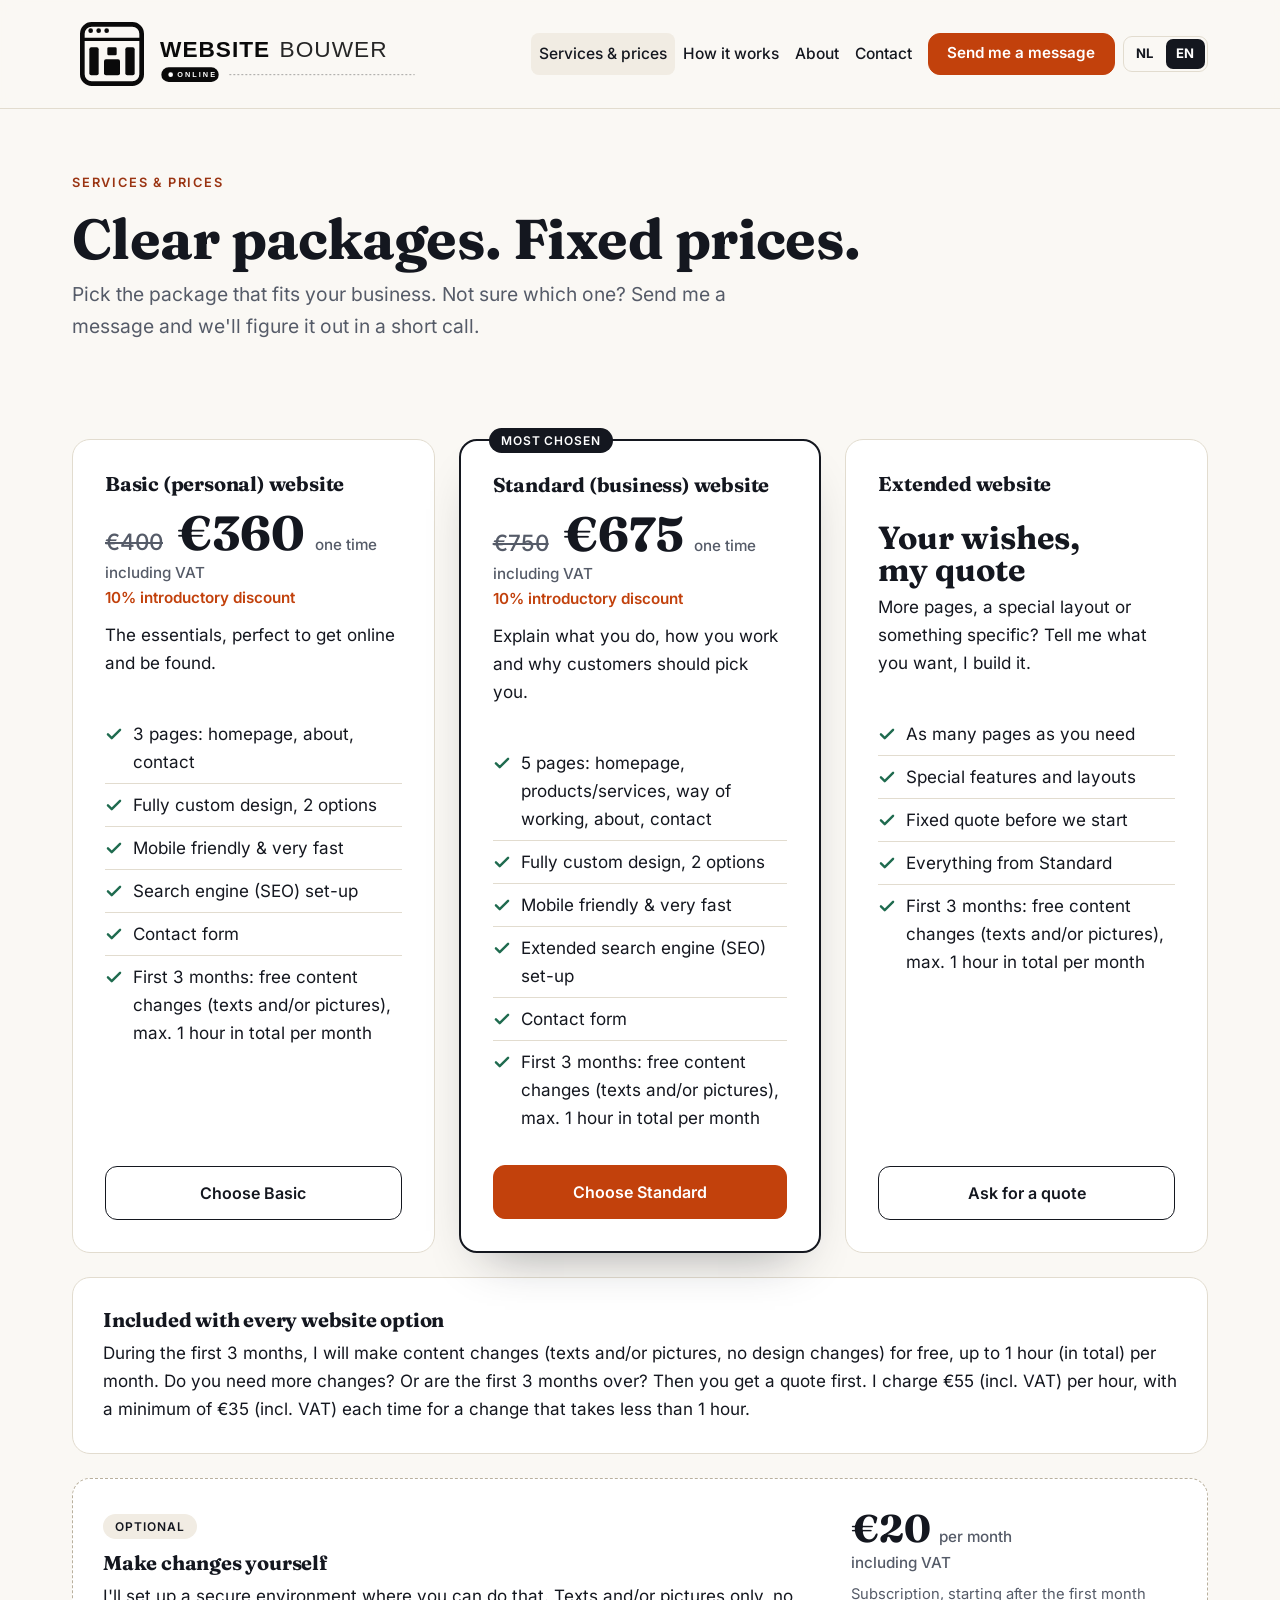
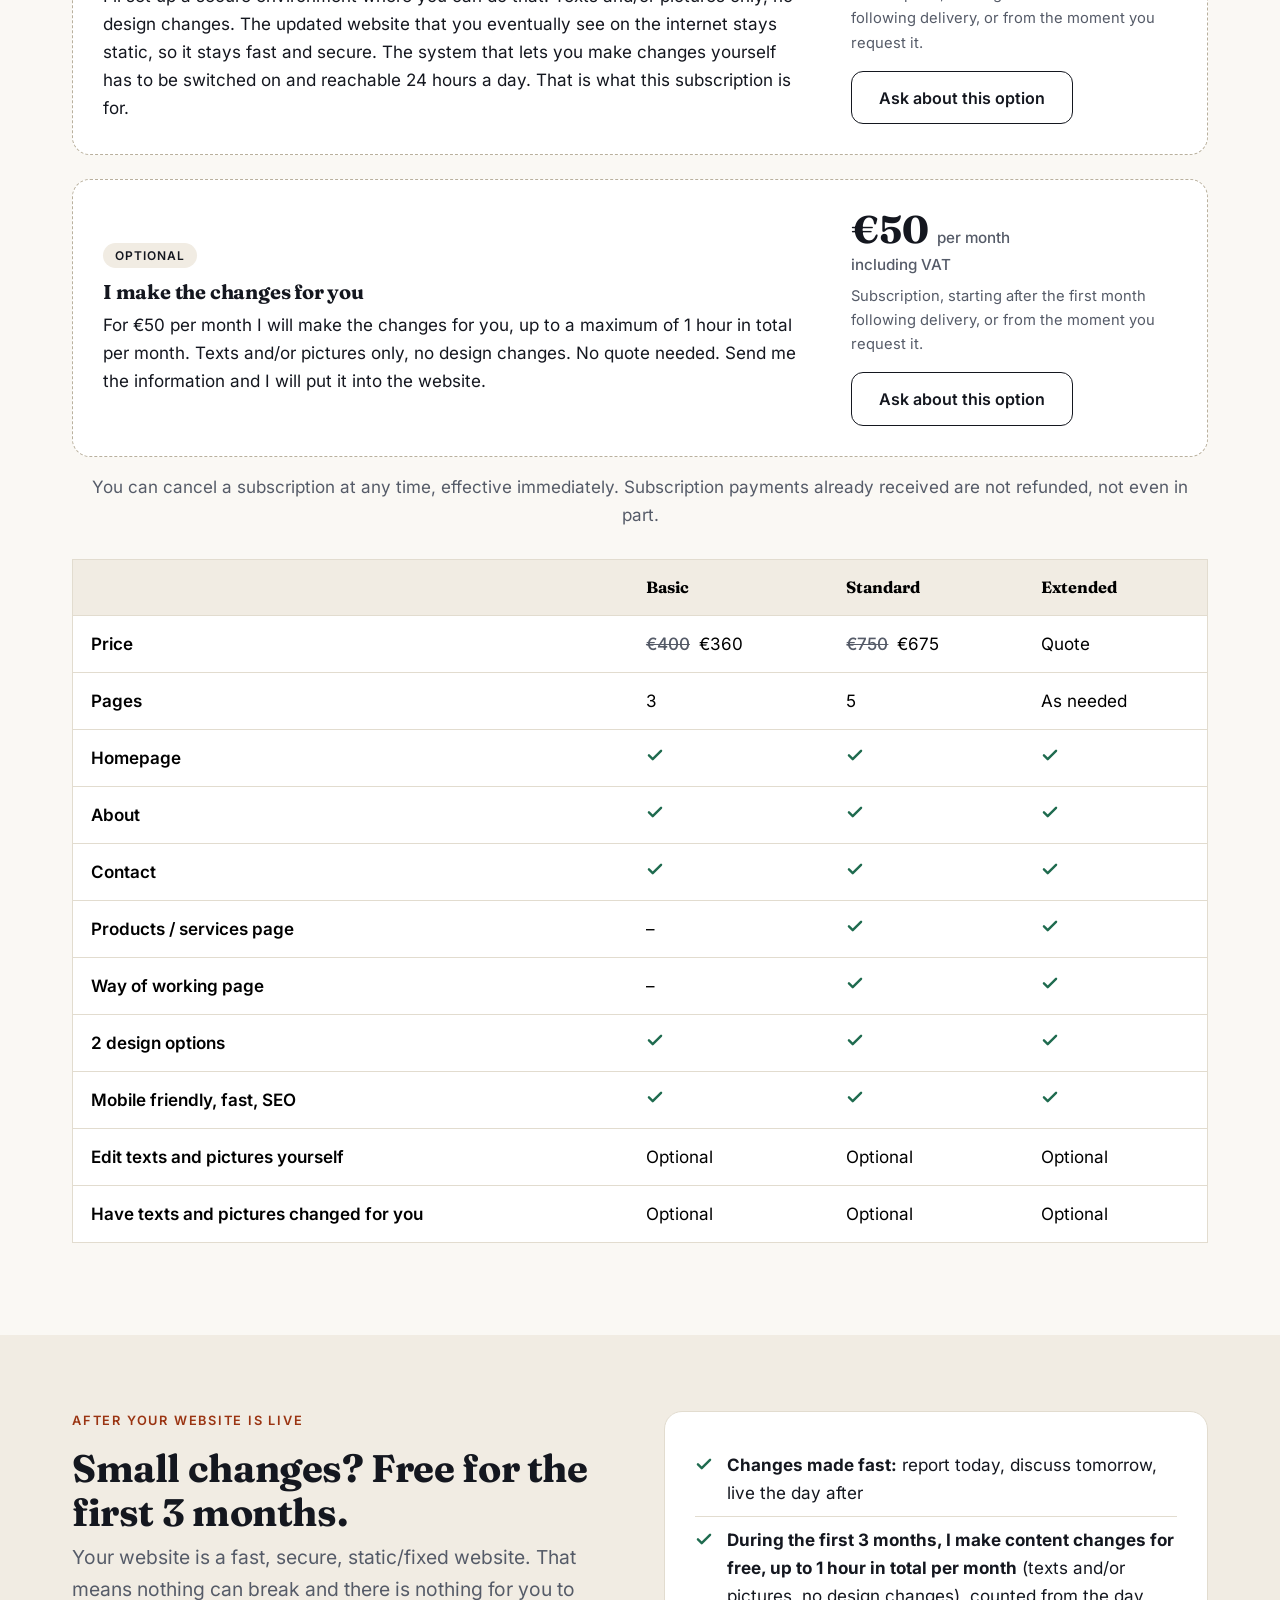
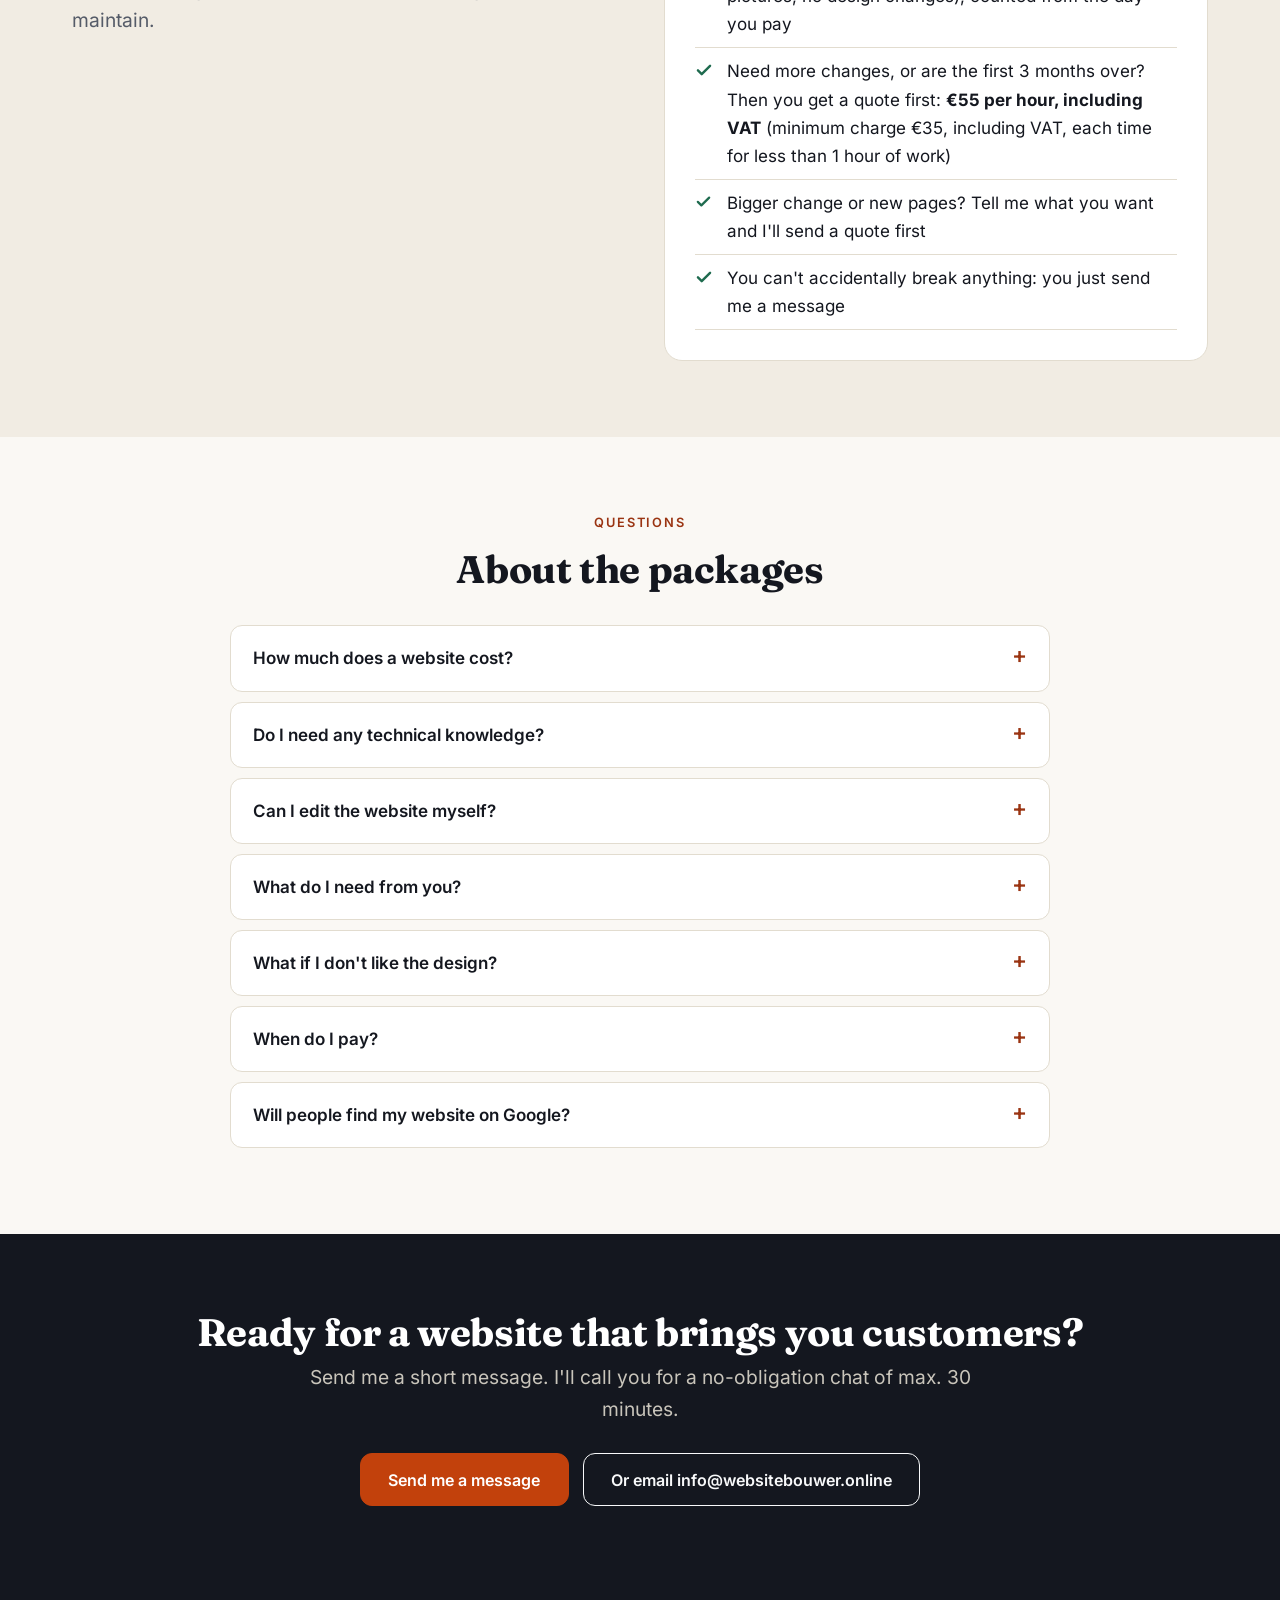
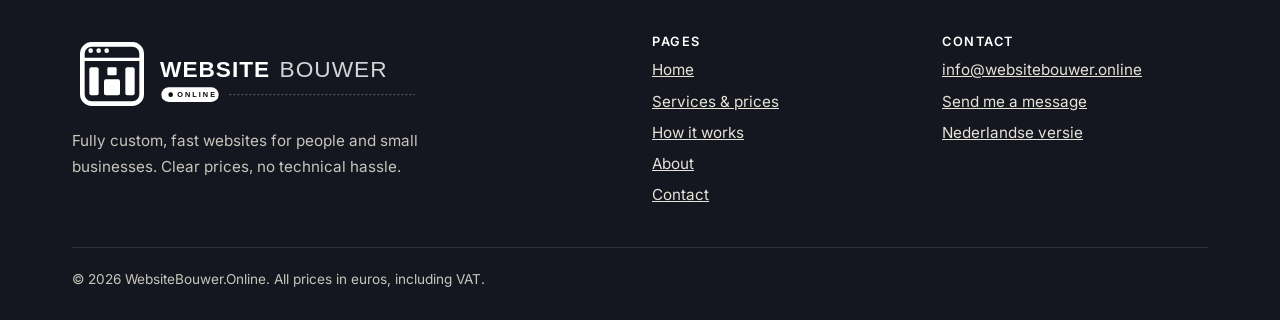
<file: en/services.html>
<!doctype html> <html lang="en"> <head> <meta charset="utf-8"> <meta name="viewport" content="width=device-width,initial-scale=1"> <title>Website packages & prices: Basic €400, Standard €750</title> <meta name="description" content="Website packages: Basic (3 pages) €400, Standard (5 pages) €750, Extended on quote. Includes SEO and 3 months of free text and picture changes (max. 1 hour per month)."> <link rel="canonical" href="https://websitebouwer.online/en/services.html"> <link rel="alternate" hreflang="nl" href="https://websitebouwer.online/diensten.html"><link rel="alternate" hreflang="en" href="https://websitebouwer.online/en/services.html"><link rel="alternate" hreflang="x-default" href="https://websitebouwer.online/diensten.html"> <meta name="theme-color" content="#faf8f4"> <meta property="og:type" content="website"> <meta property="og:locale" content="en_GB"> <meta property="og:title" content="Website packages & prices: Basic €400, Standard €750"> <meta property="og:description" content="Website packages: Basic (3 pages) €400, Standard (5 pages) €750, Extended on quote. Includes SEO and 3 months of free text and picture changes (max. 1 hour per month)."> <meta property="og:url" content="https://websitebouwer.online/en/services.html"> <meta property="og:image" content="https://websitebouwer.online/og-image-en.png"> <meta name="twitter:card" content="summary_large_image"> <link rel="icon" href="../favicon.ico" sizes="48x48"> <link rel="icon" href="../favicon.svg" type="image/svg+xml" sizes="any"> <link rel="apple-touch-icon" href="../apple-touch-icon.png"> <link rel="manifest" href="../site.webmanifest"> <link rel="stylesheet" href="../styles.7dacace5.css"> <noscript><style>.navbar-collapse.collapse{display:block!important}</style></noscript> <script>document.documentElement.classList.add("js")</script> <script type="application/ld+json">{"@context": "https://schema.org", "@type": "ProfessionalService", "inLanguage": "en", "name": "WebsiteBouwer.Online – custom websites", "url": "https://websitebouwer.online/", "email": "info@websitebouwer.online", "priceRange": "€400 - €750+", "description": "Fully custom, fast static websites for freelancers and small businesses. Fixed prices, no technical hassle.", "image": "https://websitebouwer.online/og-image-en.png", "hasOfferCatalog": {"@type": "OfferCatalog", "name": "Website packages", "itemListElement": [{"@type": "Offer", "name": "Basic (personal) website (3 pages)", "price": "400", "priceCurrency": "EUR", "itemOffered": {"@type": "Service", "name": "Custom website: homepage, about, contact"}}, {"@type": "Offer", "name": "Standard (business) website (5 pages)", "price": "750", "priceCurrency": "EUR", "itemOffered": {"@type": "Service", "name": "Custom website: homepage, services, way of working, about, contact"}}]}}</script><script type="application/ld+json">{"@context": "https://schema.org", "@type": "FAQPage", "inLanguage": "en", "mainEntity": [{"@type": "Question", "name": "How much does a website cost?", "acceptedAnswer": {"@type": "Answer", "text": "A Basic website (3 pages) is €400 and a Standard website (5 pages) is €750. As an introductory offer you now get 10% off (Basic €360, Standard €675). Need more, like a bigger site, a booking page or something special? Tell me what you want and I give you a fixed quote."}}, {"@type": "Question", "name": "Do I need any technical knowledge?", "acceptedAnswer": {"@type": "Answer", "text": "None. I take care of everything technical. You only tell me about your business, send me what you have (texts, logo, photos, examples) and say what you like or dislike."}}, {"@type": "Question", "name": "Can I edit the website myself?", "acceptedAnswer": {"@type": "Answer", "text": "Not by default, and that is on purpose. There is no login, no plugin and no update that can break or get hacked. If you want a change, you send me a message. For the first 3 months after you pay the invoice, I make content changes (texts and/or pictures, no design changes) for free, up to 1 hour in total per month. Do you need more changes, or are the first 3 months over? Then you get a quote first. I charge €55 (incl. VAT) per hour, with a minimum of €35 (incl. VAT) each time for a change that takes less than 1 hour. Prefer a fixed amount? For €50 per month, including VAT, I make the changes (texts and/or pictures only) for you, up to 1 hour in total per month. Want to do it yourself after all? You can, with the 'Make changes yourself' option: €20 per month, including VAT, in a secure environment. Texts and/or pictures only, no design changes. Your website itself stays static, so it stays fast and secure."}}, {"@type": "Question", "name": "What do I need from you?", "acceptedAnswer": {"@type": "Answer", "text": "Everything you already have: your logo, photos, texts, a list of services, opening hours, links to your social media and to websites you like. Messy is fine. I'll sort it out. Don't have a text yet? We'll talk about it on the phone."}}, {"@type": "Question", "name": "What if I don't like the design?", "acceptedAnswer": {"@type": "Answer", "text": "You get two different design options and we look at them together in a short meeting, online or on location. You tell me what you would like to have changed, and the next version is hopefully the one you sign off. One small change more or less is no problem."}}, {"@type": "Question", "name": "When do I pay?", "acceptedAnswer": {"@type": "Answer", "text": "After you have signed off the final version in a secure environment you receive the invoice. When it is paid, your website goes online. No payment before you have seen and approved the result."}}, {"@type": "Question", "name": "Will people find my website on Google?", "acceptedAnswer": {"@type": "Answer", "text": "Every site I build has a strong search foundation: fast loading, mobile friendly, clear page titles and descriptions, a clean structure and the right technical set-up. Nobody can honestly promise a #1 position, but you start with the best possible basis."}}]}</script> </head> <body> <a class="skip" href="#main">Skip to content</a> <header class="site"><nav class="navbar navbar-expand-xl" aria-label="Main"><div class="container"> <a class="navbar-brand brand" href="index.html" aria-label="WebsiteBouwer.Online – home"><img src="../logo.svg" alt="WebsiteBouwer.Online" width="360" height="80"></a> <button class="navbar-toggler" aria-expanded="false" aria-controls="nav" aria-label="Menu" type="button"><span class="navbar-toggler-icon"></span></button> <div class="collapse navbar-collapse" id="nav"><ul class="navbar-nav ms-auto align-items-xl-center"><li class="nav-item"><a class="nav-link" href="services.html" aria-current="page">Services & prices</a></li><li class="nav-item"><a class="nav-link" href="how-it-works.html">How it works</a></li><li class="nav-item"><a class="nav-link" href="about.html">About</a></li><li class="nav-item"><a class="nav-link" href="contact.html">Contact</a></li><li class="nav-item ms-xl-2"><a class="btn btn-primary" href="contact.html">Send me a message</a></li><li class="langsw nav-item" aria-label="Language"><a href="../diensten.html" hreflang="nl" lang="nl">NL</a><a href="services.html" hreflang="en" lang="en" aria-current="true">EN</a></li></ul></div> </div></nav></header> <main id="main"> <section class="pagehead"><div class="container"><span class="eyebrow">Services & prices</span> <h1>Clear packages. Fixed prices.</h1> <p class="lead">Pick the package that fits your business. Not sure which one? Send me a message and we'll figure it out in a short call.</p></div></section> <section style="padding-top:20px"><div class="container"><div class="row row-cols-1 row-cols-lg-3 g-4 mt-3 align-items-stretch"> <div class="col"><article class="plan h-100"><h3>Basic (personal) website</h3><p class="price"><s class="was">€400</s> €360 <small>one time</small><small class="vat">including VAT</small><small class="intro">10% introductory discount</small></p> <p>The essentials, perfect to get online and be found.</p> <ul><li>3 pages: homepage, about, contact</li><li>Fully custom design, 2 options</li><li>Mobile friendly & very fast</li><li>Search engine (SEO) set-up</li><li>Contact form</li><li>First 3 months: free content changes (texts and/or pictures), max. 1 hour in total per month</li></ul> <a class="btn btn-outline-dark btn-lg" href="contact.html">Choose Basic</a></article></div> <div class="col"><article class="plan h-100 pop"><span class="tag">Most chosen</span><h3>Standard (business) website</h3><p class="price"><s class="was">€750</s> €675 <small>one time</small><small class="vat">including VAT</small><small class="intro">10% introductory discount</small></p> <p>Explain what you do, how you work and why customers should pick you.</p> <ul><li>5 pages: homepage, products/services, way of working, about, contact</li><li>Fully custom design, 2 options</li><li>Mobile friendly & very fast</li><li>Extended search engine (SEO) set-up</li><li>Contact form</li><li>First 3 months: free content changes (texts and/or pictures), max. 1 hour in total per month</li></ul> <a class="btn btn-primary btn-lg" href="contact.html">Choose Standard</a></article></div> <div class="col"><article class="plan h-100"><h3>Extended website</h3><p class="price q">Your wishes, <br>my quote</p> <p>More pages, a special layout or something specific? Tell me what you want, I build it.</p> <ul><li>As many pages as you need</li><li>Special features and layouts</li><li>Fixed quote before we start</li><li>Everything from Standard</li><li>First 3 months: free content changes (texts and/or pictures), max. 1 hour in total per month</li></ul> <a class="btn btn-outline-dark btn-lg" href="contact.html">Ask for a quote</a></article></div> </div><div class="panel mt-4" id="included" style="scroll-margin-top:90px"><h3>Included with every website option</h3> <p class="mb-0">During the first 3 months, I will make content changes (texts and/or pictures, no design changes) for free, up to 1 hour (in total) per month. Do you need more changes? Or are the first 3 months over? Then you get a quote first. I charge €55 (incl. VAT) per hour, with a minimum of €35 (incl. VAT) each time for a change that takes less than 1 hour.</p></div><div class="addon mt-4" id="edit-yourself" style="scroll-margin-top:90px"><div class="row align-items-center gy-3 gx-lg-5"> <div class="col-lg-8"><span class="tag">Optional</span> <h3>Make changes yourself</h3> <p>I'll set up a secure environment where you can do that. Texts and/or pictures only, no design changes. The updated website that you eventually see on the internet stays static, so it stays fast and secure. The system that lets you make changes yourself has to be switched on and reachable 24 hours a day. That is what this subscription is for.</p></div> <div class="col-lg-4"><p class="price">€20 <small>per month</small><small class="vat">including VAT</small></p> <p class="addon-note">Subscription, starting after the first month following delivery, or from the moment you request it.</p> <a class="btn btn-outline-dark btn-lg" href="contact.html">Ask about this option</a></div> </div></div><div class="addon mt-4" id="changes-by-me" style="scroll-margin-top:90px"><div class="row align-items-center gy-3 gx-lg-5"> <div class="col-lg-8"><span class="tag">Optional</span> <h3>I make the changes for you</h3> <p>For €50 per month I will make the changes for you, up to a maximum of 1 hour in total per month. Texts and/or pictures only, no design changes. No quote needed. Send me the information and I will put it into the website.</p></div> <div class="col-lg-4"><p class="price">€50 <small>per month</small><small class="vat">including VAT</small></p> <p class="addon-note">Subscription, starting after the first month following delivery, or from the moment you request it.</p> <a class="btn btn-outline-dark btn-lg" href="contact.html">Ask about this option</a></div> </div></div><p class="center mt-3 mb-0" style="color:var(--muted)">You can cancel a subscription at any time, effective immediately. Subscription payments already received are not refunded, not even in part.</p> <div class="table-responsive"><table class="table align-middle"><thead><tr><th></th><th>Basic</th><th>Standard</th><th>Extended</th></tr></thead><tbody> <tr><th>Price</th><td><s class="was">€400</s> €360</td><td><s class="was">€750</s> €675</td><td>Quote</td></tr> <tr><th>Pages</th><td>3</td><td>5</td><td>As needed</td></tr> <tr><th>Homepage</th><td><span class="tick" role="img" aria-label="ja/yes"></span></td><td><span class="tick" role="img" aria-label="ja/yes"></span></td><td><span class="tick" role="img" aria-label="ja/yes"></span></td></tr> <tr><th>About</th><td><span class="tick" role="img" aria-label="ja/yes"></span></td><td><span class="tick" role="img" aria-label="ja/yes"></span></td><td><span class="tick" role="img" aria-label="ja/yes"></span></td></tr> <tr><th>Contact</th><td><span class="tick" role="img" aria-label="ja/yes"></span></td><td><span class="tick" role="img" aria-label="ja/yes"></span></td><td><span class="tick" role="img" aria-label="ja/yes"></span></td></tr> <tr><th>Products / services page</th><td>–</td><td><span class="tick" role="img" aria-label="ja/yes"></span></td><td><span class="tick" role="img" aria-label="ja/yes"></span></td></tr> <tr><th>Way of working page</th><td>–</td><td><span class="tick" role="img" aria-label="ja/yes"></span></td><td><span class="tick" role="img" aria-label="ja/yes"></span></td></tr> <tr><th>2 design options</th><td><span class="tick" role="img" aria-label="ja/yes"></span></td><td><span class="tick" role="img" aria-label="ja/yes"></span></td><td><span class="tick" role="img" aria-label="ja/yes"></span></td></tr> <tr><th>Mobile friendly, fast, SEO</th><td><span class="tick" role="img" aria-label="ja/yes"></span></td><td><span class="tick" role="img" aria-label="ja/yes"></span></td><td><span class="tick" role="img" aria-label="ja/yes"></span></td></tr> <tr><th>Edit texts and pictures yourself</th><td>Optional</td><td>Optional</td><td>Optional</td></tr> <tr><th>Have texts and pictures changed for you</th><td>Optional</td><td>Optional</td><td>Optional</td></tr> </tbody></table></div></div></section> <section class="alt"><div class="container"><div class="row row-cols-1 row-cols-md-2 gy-5 gx-lg-5 align-items-start"> <div><span class="eyebrow">After your website is live</span><h2>Small changes? Free for the first 3 months.</h2> <p class="lead">Your website is a fast, secure, static/fixed website. That means nothing can break and there is nothing for you to maintain.</p></div> <div><div class="panel"><ul class="check"> <li><b>Changes made fast:</b> report today, discuss tomorrow, live the day after</li> <li><b>During the first 3 months, I make content changes for free, up to 1 hour in total per month</b> (texts and/or pictures, no design changes), counted from the day you pay</li> <li>Need more changes, or are the first 3 months over? Then you get a quote first: <b>€55 per hour, including VAT</b> (minimum charge €35, including VAT, each time for less than 1 hour of work)</li> <li>Bigger change or new pages? Tell me what you want and I'll send a quote first</li> <li>You can't accidentally break anything: you just send me a message</li></ul></div></div> </div></div></section> <section><div class="container"><div class="center"><span class="eyebrow">Questions</span><h2>About the packages</h2></div><div class="faq"><details><summary>How much does a website cost?</summary><p>A Basic website (3 pages) is €400 and a Standard website (5 pages) is €750. As an introductory offer you now get 10% off (Basic €360, Standard €675). Need more, like a bigger site, a booking page or something special? Tell me what you want and I give you a fixed quote.</p></details><details><summary>Do I need any technical knowledge?</summary><p>None. I take care of everything technical. You only tell me about your business, send me what you have (texts, logo, photos, examples) and say what you like or dislike.</p></details><details><summary>Can I edit the website myself?</summary><p>Not by default, and that is on purpose. There is no login, no plugin and no update that can break or get hacked. If you want a change, you send me a message. For the first 3 months after you pay the invoice, I make content changes (texts and/or pictures, no design changes) for free, up to 1 hour in total per month. Do you need more changes, or are the first 3 months over? Then you get a quote first. I charge €55 (incl. VAT) per hour, with a minimum of €35 (incl. VAT) each time for a change that takes less than 1 hour. Prefer a fixed amount? For €50 per month, including VAT, I make the changes (texts and/or pictures only) for you, up to 1 hour in total per month. Want to do it yourself after all? You can, with the 'Make changes yourself' option: €20 per month, including VAT, in a secure environment. Texts and/or pictures only, no design changes. Your website itself stays static, so it stays fast and secure.</p></details><details><summary>What do I need from you?</summary><p>Everything you already have: your logo, photos, texts, a list of services, opening hours, links to your social media and to websites you like. Messy is fine. I'll sort it out. Don't have a text yet? We'll talk about it on the phone.</p></details><details><summary>What if I don't like the design?</summary><p>You get two different design options and we look at them together in a short meeting, online or on location. You tell me what you would like to have changed, and the next version is hopefully the one you sign off. One small change more or less is no problem.</p></details><details><summary>When do I pay?</summary><p>After you have signed off the final version in a secure environment you receive the invoice. When it is paid, your website goes online. No payment before you have seen and approved the result.</p></details><details><summary>Will people find my website on Google?</summary><p>Every site I build has a strong search foundation: fast loading, mobile friendly, clear page titles and descriptions, a clean structure and the right technical set-up. Nobody can honestly promise a #1 position, but you start with the best possible basis.</p></details></div></div></section> <section class="dark cta"><div class="container"> <h2>Ready for a website that brings you customers?</h2><p class="lead">Send me a short message. I'll call you for a no-obligation chat of max. 30 minutes.</p> <div class="actions"><a class="btn btn-primary btn-lg" href="contact.html">Send me a message</a><a class="btn btn-outline-light btn-lg" href="mailto:info@websitebouwer.online">Or email info@websitebouwer.online</a></div> </div></section> </main> <footer class="site"><div class="container"> <div class="row g-4"> <div class="col-md-6"><a class="brand" href="index.html" aria-label="WebsiteBouwer.Online – home"><img src="../logo-dark.svg" alt="WebsiteBouwer.Online" width="360" height="80"></a> <p style="margin-top:14px;max-width:38ch">Fully custom, fast websites for people and small businesses. Clear prices, no technical hassle.</p></div> <div class="col-6 col-md-3"><h3>Pages</h3><ul><li><a href="index.html">Home</a></li><li><a href="services.html">Services & prices</a></li><li><a href="how-it-works.html">How it works</a></li><li><a href="about.html">About</a></li><li><a href="contact.html">Contact</a></li></ul></div> <div class="col-6 col-md-3"><h3>Contact</h3><ul><li><a href="mailto:info@websitebouwer.online">info@<wbr>websitebouwer.online</a></li><li><a href="contact.html">Send me a message</a></li><li><a href="../diensten.html" hreflang="nl" lang="nl">Nederlandse versie</a></li></ul></div> </div> <div class="legal">© 2026 WebsiteBouwer.Online. All prices in euros, including VAT.</div> </div></footer> <script>!function(){var e=document.querySelector(".navbar-toggler"),t=document.getElementById("nav");e&&e.addEventListener("click",function(){var n=t.classList.toggle("show");e.setAttribute("aria-expanded",n)})}()</script> </body> </html>
</file>
<file: styles.7dacace5.css>
/*! Bootstrap v5.3 (c) The Bootstrap Authors, MIT License - https://getbootstrap.com/docs/5.3/about/license/ (purged subset) */
:root{--bs-blue:#0d6efd;--bs-indigo:#6610f2;--bs-purple:#6f42c1;--bs-pink:#d63384;--bs-red:#dc3545;--bs-orange:#fd7e14;--bs-yellow:#ffc107;--bs-green:#198754;--bs-teal:#20c997;--bs-cyan:#0dcaf0;--bs-black:#000;--bs-white:#fff;--bs-gray:#6c757d;--bs-gray-dark:#343a40;--bs-gray-100:#f8f9fa;--bs-gray-200:#e9ecef;--bs-gray-300:#dee2e6;--bs-gray-400:#ced4da;--bs-gray-500:#adb5bd;--bs-gray-600:#6c757d;--bs-gray-700:#495057;--bs-gray-800:#343a40;--bs-gray-900:#212529;--bs-primary:#0d6efd;--bs-secondary:#6c757d;--bs-success:#198754;--bs-info:#0dcaf0;--bs-warning:#ffc107;--bs-danger:#dc3545;--bs-light:#f8f9fa;--bs-dark:#212529;--bs-primary-rgb:13,110,253;--bs-secondary-rgb:108,117,125;--bs-success-rgb:25,135,84;--bs-info-rgb:13,202,240;--bs-warning-rgb:255,193,7;--bs-danger-rgb:220,53,69;--bs-light-rgb:248,249,250;--bs-dark-rgb:33,37,41;--bs-primary-text-emphasis:#052c65;--bs-secondary-text-emphasis:#2b2f32;--bs-success-text-emphasis:#0a3622;--bs-info-text-emphasis:#055160;--bs-warning-text-emphasis:#664d03;--bs-danger-text-emphasis:#58151c;--bs-light-text-emphasis:#495057;--bs-dark-text-emphasis:#495057;--bs-primary-bg-subtle:#cfe2ff;--bs-secondary-bg-subtle:#e2e3e5;--bs-success-bg-subtle:#d1e7dd;--bs-info-bg-subtle:#cff4fc;--bs-warning-bg-subtle:#fff3cd;--bs-danger-bg-subtle:#f8d7da;--bs-light-bg-subtle:#fcfcfd;--bs-dark-bg-subtle:#ced4da;--bs-primary-border-subtle:#9ec5fe;--bs-secondary-border-subtle:#c4c8cb;--bs-success-border-subtle:#a3cfbb;--bs-info-border-subtle:#9eeaf9;--bs-warning-border-subtle:#ffe69c;--bs-danger-border-subtle:#f1aeb5;--bs-light-border-subtle:#e9ecef;--bs-dark-border-subtle:#adb5bd;--bs-white-rgb:255,255,255;--bs-black-rgb:0,0,0;--bs-font-sans-serif:system-ui,-apple-system,"Segoe UI",Roboto,"Helvetica Neue","Noto Sans","Liberation Sans",Arial,sans-serif,"Apple Color Emoji","Segoe UI Emoji","Segoe UI Symbol","Noto Color Emoji";--bs-font-monospace:SFMono-Regular,Menlo,Monaco,Consolas,"Liberation Mono","Courier New",monospace;--bs-gradient:linear-gradient(180deg, #ffffff26, #fff0);--bs-body-font-family:var(--bs-font-sans-serif);--bs-body-font-size:1rem;--bs-body-font-weight:400;--bs-body-line-height:1.5;--bs-body-color:#212529;--bs-body-color-rgb:33,37,41;--bs-body-bg:#fff;--bs-body-bg-rgb:255,255,255;--bs-emphasis-color:#000;--bs-emphasis-color-rgb:0,0,0;--bs-secondary-color:#212529bf;--bs-secondary-color-rgb:33,37,41;--bs-secondary-bg:#e9ecef;--bs-secondary-bg-rgb:233,236,239;--bs-tertiary-color:#21252980;--bs-tertiary-color-rgb:33,37,41;--bs-tertiary-bg:#f8f9fa;--bs-tertiary-bg-rgb:248,249,250;--bs-heading-color:inherit;--bs-link-color:#0d6efd;--bs-link-color-rgb:13,110,253;--bs-link-decoration:underline;--bs-link-hover-color:#0a58ca;--bs-link-hover-color-rgb:10,88,202;--bs-code-color:#d63384;--bs-highlight-color:#212529;--bs-highlight-bg:#fff3cd;--bs-border-width:1px;--bs-border-style:solid;--bs-border-color:#dee2e6;--bs-border-color-translucent:#0000002d;--bs-border-radius:.375rem;--bs-border-radius-sm:.25rem;--bs-border-radius-lg:.5rem;--bs-border-radius-xl:1rem;--bs-border-radius-xxl:2rem;--bs-border-radius-2xl:var(--bs-border-radius-xxl);--bs-border-radius-pill:50rem;--bs-box-shadow:0 .5rem 1rem #00000026;--bs-box-shadow-sm:0 .125rem .25rem #00000013;--bs-box-shadow-lg:0 1rem 3rem #0000002d;--bs-box-shadow-inset:inset 0 1px 2px #00000013;--bs-focus-ring-width:.25rem;--bs-focus-ring-opacity:.25;--bs-focus-ring-color:#0d6efd40;--bs-form-valid-color:#198754;--bs-form-valid-border-color:#198754;--bs-form-invalid-color:#dc3545;--bs-form-invalid-border-color:#dc3545}*,:after,:before{box-sizing:border-box}@media (prefers-reduced-motion:no-preference){:root{scroll-behavior:smooth}}body{font-family:var(--bs-body-font-family);font-size:var(--bs-body-font-size);font-weight:var(--bs-body-font-weight);line-height:var(--bs-body-line-height);color:var(--bs-body-color);text-align:var(--bs-body-text-align);background-color:var(--bs-body-bg);-webkit-text-size-adjust:100%;-webkit-tap-highlight-color:transparent;margin:0}.h1,.h2,.h3,h1,h2,h3{color:var(--bs-heading-color);margin-top:0;margin-bottom:.5rem;font-weight:500;line-height:1.2}.h1,h1{font-size:calc(1.375rem + 1.5vw)}@media (width>=1200px){.h1,h1{font-size:2.5rem}}.h2,h2{font-size:calc(1.325rem + .9vw)}@media (width>=1200px){.h2,h2{font-size:2rem}}.h3,h3{font-size:calc(1.3rem + .6vw)}@media (width>=1200px){.h3,h3{font-size:1.75rem}}p{margin-top:0;margin-bottom:1rem}address{font-style:normal;line-height:inherit;margin-bottom:1rem}ol,ul{margin-top:0;margin-bottom:1rem;padding-left:2rem}ol ol,ol ul,ul ol,ul ul{margin-bottom:0}b,strong{font-weight:bolder}.small,small{font-size:.875em}a{color:rgba(var(--bs-link-color-rgb),var(--bs-link-opacity,1));text-decoration:underline}a:hover{--bs-link-color-rgb:var(--bs-link-hover-color-rgb)}a:not([href]):not([class]),a:not([href]):not([class]):hover{color:inherit;text-decoration:none}code{font-family:var(--bs-font-monospace);color:var(--bs-code-color);word-wrap:break-word;font-size:.875em}a>code{color:inherit}figure{margin:0 0 1rem}img,svg{vertical-align:middle}table{caption-side:bottom;border-collapse:collapse}th{text-align:inherit;text-align:-webkit-match-parent}tbody,td,th,thead,tr{border-color:inherit;border-style:solid;border-width:0}label{display:inline-block}button{border-radius:0}button:focus:not(:focus-visible){outline:0}button,input,select,textarea{font-family:inherit;font-size:inherit;line-height:inherit;margin:0}button,select{text-transform:none}[role=button]{cursor:pointer}select{word-wrap:normal}select:disabled{opacity:1}[list]:not([type=date]):not([type=datetime-local]):not([type=month]):not([type=week]):not([type=time])::-webkit-calendar-picker-indicator{display:none!important}[type=button],[type=reset],[type=submit],button{-webkit-appearance:button}[type=button]:not(:disabled),[type=reset]:not(:disabled),[type=submit]:not(:disabled),button:not(:disabled){cursor:pointer}::-moz-focus-inner{border-style:none;padding:0}textarea{resize:vertical}::-webkit-datetime-edit-day-field,::-webkit-datetime-edit-fields-wrapper,::-webkit-datetime-edit-hour-field,::-webkit-datetime-edit-minute-field,::-webkit-datetime-edit-month-field,::-webkit-datetime-edit-text,::-webkit-datetime-edit-year-field{padding:0}::-webkit-inner-spin-button{height:auto}[type=search]{-webkit-appearance:textfield;outline-offset:-2px}[type=search]::-webkit-search-cancel-button{cursor:pointer;filter:grayscale()}::-webkit-search-decoration{-webkit-appearance:none}::-webkit-color-swatch-wrapper{padding:0}::-webkit-file-upload-button{font:inherit;-webkit-appearance:button}::file-selector-button{font:inherit;-webkit-appearance:button}summary{cursor:pointer;display:list-item}[hidden]{display:none!important}.lead{font-size:1.25rem;font-weight:300}.list-unstyled{padding-left:0;list-style:none}.figure{display:inline-block}.container{--bs-gutter-x:1.5rem;--bs-gutter-y:0;width:100%;padding-right:calc(var(--bs-gutter-x) * .5);padding-left:calc(var(--bs-gutter-x) * .5);margin-left:auto;margin-right:auto}@media (width>=576px){.container{max-width:540px}}@media (width>=768px){.container{max-width:720px}}@media (width>=992px){.container{max-width:960px}}@media (width>=1200px){.container{max-width:1140px}}@media (width>=1400px){.container{max-width:1320px}}:root{--bs-breakpoint-xs:0;--bs-breakpoint-sm:576px;--bs-breakpoint-md:768px;--bs-breakpoint-lg:992px;--bs-breakpoint-xl:1200px;--bs-breakpoint-xxl:1400px}.row{--bs-gutter-x:1.5rem;--bs-gutter-y:0;margin-top:calc(-1 * var(--bs-gutter-y));margin-right:calc(-.5 * var(--bs-gutter-x));margin-left:calc(-.5 * var(--bs-gutter-x));flex-wrap:wrap;display:flex}.row>*{width:100%;max-width:100%;padding-right:calc(var(--bs-gutter-x) * .5);padding-left:calc(var(--bs-gutter-x) * .5);margin-top:var(--bs-gutter-y);flex-shrink:0}.col{flex:1 0 0}.row-cols-1>*{flex:none;width:100%}.col-6{flex:none;width:50%}.g-3{--bs-gutter-x:1rem}.g-3,.gy-3{--bs-gutter-y:1rem}.g-4{--bs-gutter-x:1.5rem;--bs-gutter-y:1.5rem}.gy-5{--bs-gutter-y:3rem}@media (width>=576px){.row-cols-sm-2>*{flex:none;width:50%}}@media (width>=768px){.row-cols-md-2>*{flex:none;width:50%}.col-md-3{flex:none;width:25%}.col-md-6{flex:none;width:50%}}@media (width>=992px){.row-cols-lg-2>*{flex:none;width:50%}.row-cols-lg-3>*{flex:none;width:33.3333%}.row-cols-lg-4>*{flex:none;width:25%}.col-lg-4{flex:none;width:33.3333%}.col-lg-8{flex:none;width:66.6667%}.gx-lg-5{--bs-gutter-x:3rem}}.table{--bs-table-color-type:initial;--bs-table-bg-type:initial;--bs-table-color-state:initial;--bs-table-bg-state:initial;--bs-table-color:var(--bs-emphasis-color);--bs-table-bg:var(--bs-body-bg);--bs-table-border-color:var(--bs-border-color);--bs-table-accent-bg:transparent;--bs-table-striped-color:var(--bs-emphasis-color);--bs-table-striped-bg:rgba(var(--bs-emphasis-color-rgb), .05);--bs-table-active-color:var(--bs-emphasis-color);--bs-table-active-bg:rgba(var(--bs-emphasis-color-rgb), .1);--bs-table-hover-color:var(--bs-emphasis-color);--bs-table-hover-bg:rgba(var(--bs-emphasis-color-rgb), .075);vertical-align:top;border-color:var(--bs-table-border-color);width:100%;margin-bottom:1rem}.table>:not(caption)>*>*{color:var(--bs-table-color-state,var(--bs-table-color-type,var(--bs-table-color)));background-color:var(--bs-table-bg);border-bottom-width:var(--bs-border-width);box-shadow:inset 0 0 0 9999px var(--bs-table-bg-state,var(--bs-table-bg-type,var(--bs-table-accent-bg)));padding:.5rem}.table>tbody{vertical-align:inherit}.table>thead{vertical-align:bottom}.table-responsive{-webkit-overflow-scrolling:touch;overflow-x:auto}.form-label{margin-bottom:.5rem}.form-text{color:var(--bs-secondary-color);margin-top:.25rem;font-size:.875em}.form-control{width:100%;color:var(--bs-body-color);-webkit-appearance:none;-moz-appearance:none;appearance:none;background-color:var(--bs-body-bg);border:var(--bs-border-width) solid var(--bs-border-color);border-radius:var(--bs-border-radius);background-clip:padding-box;padding:.375rem .75rem;font-size:1rem;font-weight:400;line-height:1.5;transition:border-color .15s ease-in-out,box-shadow .15s ease-in-out;display:block}@media (prefers-reduced-motion:reduce){.form-control{transition:none}}.form-control[type=file]{overflow:hidden}.form-control[type=file]:not(:disabled):not([readonly]){cursor:pointer}.form-control:focus{color:var(--bs-body-color);background-color:var(--bs-body-bg);border-color:#86b7fe;outline:0;box-shadow:0 0 0 .25rem #0d6efd40}.form-control::-webkit-date-and-time-value{min-width:85px;height:1.5em;margin:0}.form-control::-webkit-datetime-edit{padding:0;display:block}.form-control::placeholder{color:var(--bs-secondary-color);opacity:1}.form-control:disabled{background-color:var(--bs-secondary-bg);opacity:1}.form-control::-webkit-file-upload-button{-webkit-margin-end:.75rem;margin:-.375rem -.75rem;color:var(--bs-body-color);background-color:var(--bs-tertiary-bg);pointer-events:none;border-color:inherit;border-style:solid;border-width:0;border-inline-end-width:var(--bs-border-width);border-radius:0;margin-inline-end:.75rem;padding:.375rem .75rem;-webkit-transition:color .15s ease-in-out,background-color .15s ease-in-out,border-color .15s ease-in-out,box-shadow .15s ease-in-out;transition:color .15s ease-in-out,background-color .15s ease-in-out,border-color .15s ease-in-out,box-shadow .15s ease-in-out}.form-control::file-selector-button{-webkit-margin-end:.75rem;color:var(--bs-body-color);background-color:var(--bs-tertiary-bg);pointer-events:none;border-color:inherit;border-style:solid;border-width:0;border-inline-end-width:var(--bs-border-width);border-radius:0;margin:-.375rem -.75rem;margin-inline-end:.75rem;padding:.375rem .75rem;transition:color .15s ease-in-out,background-color .15s ease-in-out,border-color .15s ease-in-out,box-shadow .15s ease-in-out}@media (prefers-reduced-motion:reduce){.form-control::-webkit-file-upload-button{-webkit-transition:none;transition:none}.form-control::file-selector-button{transition:none}}.form-control:hover:not(:disabled):not([readonly])::-webkit-file-upload-button{background-color:var(--bs-secondary-bg)}.form-control:hover:not(:disabled):not([readonly])::file-selector-button{background-color:var(--bs-secondary-bg)}textarea.form-control{min-height:calc(1.5em + .75rem + calc(var(--bs-border-width) * 2))}.form-select{--bs-form-select-bg-img:url("data:image/svg+xml,%3csvg xmlns='http://www.w3.org/2000/svg' viewBox='0 0 16 16'%3e%3cpath fill='none' stroke='%23343a40' stroke-linecap='round' stroke-linejoin='round' stroke-width='2' d='m2 5 6 6 6-6'/%3e%3c/svg%3e");width:100%;color:var(--bs-body-color);-webkit-appearance:none;-moz-appearance:none;appearance:none;background-color:var(--bs-body-bg);background-image:var(--bs-form-select-bg-img),var(--bs-form-select-bg-icon,none);border:var(--bs-border-width) solid var(--bs-border-color);border-radius:var(--bs-border-radius);background-position:right .75rem center;background-repeat:no-repeat;background-size:16px 12px;padding:.375rem 2.25rem .375rem .75rem;font-size:1rem;font-weight:400;line-height:1.5;transition:border-color .15s ease-in-out,box-shadow .15s ease-in-out;display:block}@media (prefers-reduced-motion:reduce){.form-select{transition:none}}.form-select:focus{border-color:#86b7fe;outline:0;box-shadow:0 0 0 .25rem #0d6efd40}.form-select:disabled{background-color:var(--bs-secondary-bg)}.form-select:-moz-focusring{color:#0000;text-shadow:0 0 0 var(--bs-body-color)}.btn{--bs-btn-padding-x:.75rem;--bs-btn-padding-y:.375rem;--bs-btn-font-family: ;--bs-btn-font-size:1rem;--bs-btn-font-weight:400;--bs-btn-line-height:1.5;--bs-btn-color:var(--bs-body-color);--bs-btn-bg:transparent;--bs-btn-border-width:var(--bs-border-width);--bs-btn-border-color:transparent;--bs-btn-border-radius:var(--bs-border-radius);--bs-btn-hover-border-color:transparent;--bs-btn-box-shadow:inset 0 1px 0 #ffffff26,0 1px 1px #00000013;--bs-btn-disabled-opacity:.65;--bs-btn-focus-box-shadow:0 0 0 .25rem rgba(var(--bs-btn-focus-shadow-rgb), .5);padding:var(--bs-btn-padding-y) var(--bs-btn-padding-x);font-family:var(--bs-btn-font-family);font-size:var(--bs-btn-font-size);font-weight:var(--bs-btn-font-weight);line-height:var(--bs-btn-line-height);color:var(--bs-btn-color);text-align:center;vertical-align:middle;cursor:pointer;-webkit-user-select:none;-moz-user-select:none;user-select:none;border:var(--bs-btn-border-width) solid var(--bs-btn-border-color);border-radius:var(--bs-btn-border-radius);background-color:var(--bs-btn-bg);text-decoration:none;transition:color .15s ease-in-out,background-color .15s ease-in-out,border-color .15s ease-in-out,box-shadow .15s ease-in-out;display:inline-block}@media (prefers-reduced-motion:reduce){.btn{transition:none}}.btn:hover{color:var(--bs-btn-hover-color);background-color:var(--bs-btn-hover-bg);border-color:var(--bs-btn-hover-border-color)}.btn:focus-visible{color:var(--bs-btn-hover-color);background-color:var(--bs-btn-hover-bg);border-color:var(--bs-btn-hover-border-color);box-shadow:var(--bs-btn-focus-box-shadow);outline:0}.btn.show,.btn:first-child:active,:not(.btn-check)+.btn:active{color:var(--bs-btn-active-color);background-color:var(--bs-btn-active-bg);border-color:var(--bs-btn-active-border-color)}.btn.show:focus-visible,.btn:first-child:active:focus-visible,:not(.btn-check)+.btn:active:focus-visible{box-shadow:var(--bs-btn-focus-box-shadow)}.btn.disabled,.btn:disabled{color:var(--bs-btn-disabled-color);pointer-events:none;background-color:var(--bs-btn-disabled-bg);border-color:var(--bs-btn-disabled-border-color);opacity:var(--bs-btn-disabled-opacity)}.btn-primary{--bs-btn-color:#fff;--bs-btn-bg:#0d6efd;--bs-btn-border-color:#0d6efd;--bs-btn-hover-color:#fff;--bs-btn-hover-bg:#0b5ed7;--bs-btn-hover-border-color:#0a58ca;--bs-btn-focus-shadow-rgb:49,132,253;--bs-btn-active-color:#fff;--bs-btn-active-bg:#0a58ca;--bs-btn-active-border-color:#0a53be;--bs-btn-active-shadow:inset 0 3px 5px #00000020;--bs-btn-disabled-color:#fff;--bs-btn-disabled-bg:#0d6efd;--bs-btn-disabled-border-color:#0d6efd}.btn-outline-light{--bs-btn-color:#f8f9fa;--bs-btn-border-color:#f8f9fa;--bs-btn-hover-color:#000;--bs-btn-hover-bg:#f8f9fa;--bs-btn-hover-border-color:#f8f9fa;--bs-btn-focus-shadow-rgb:248,249,250;--bs-btn-active-color:#000;--bs-btn-active-bg:#f8f9fa;--bs-btn-active-border-color:#f8f9fa;--bs-btn-active-shadow:inset 0 3px 5px #00000020;--bs-btn-disabled-color:#f8f9fa;--bs-btn-disabled-bg:transparent;--bs-btn-disabled-border-color:#f8f9fa;--bs-gradient:none}.btn-outline-dark{--bs-btn-color:#212529;--bs-btn-border-color:#212529;--bs-btn-hover-color:#fff;--bs-btn-hover-bg:#212529;--bs-btn-hover-border-color:#212529;--bs-btn-focus-shadow-rgb:33,37,41;--bs-btn-active-color:#fff;--bs-btn-active-bg:#212529;--bs-btn-active-border-color:#212529;--bs-btn-active-shadow:inset 0 3px 5px #00000020;--bs-btn-disabled-color:#212529;--bs-btn-disabled-bg:transparent;--bs-btn-disabled-border-color:#212529;--bs-gradient:none}.btn-lg{--bs-btn-padding-y:.5rem;--bs-btn-padding-x:1rem;--bs-btn-font-size:1.25rem;--bs-btn-border-radius:var(--bs-border-radius-lg)}.collapse:not(.show){display:none}.collapsing{height:0;transition:height .35s;overflow:hidden}@media (prefers-reduced-motion:reduce){.collapsing{transition:none}}.nav{--bs-nav-link-padding-x:1rem;--bs-nav-link-padding-y:.5rem;--bs-nav-link-font-weight: ;--bs-nav-link-color:var(--bs-link-color);--bs-nav-link-hover-color:var(--bs-link-hover-color);--bs-nav-link-disabled-color:var(--bs-secondary-color);flex-wrap:wrap;margin-bottom:0;padding-left:0;list-style:none;display:flex}.nav-link{padding:var(--bs-nav-link-padding-y) var(--bs-nav-link-padding-x);font-size:var(--bs-nav-link-font-size);font-weight:var(--bs-nav-link-font-weight);color:var(--bs-nav-link-color);background:0 0;border:0;text-decoration:none;transition:color .15s ease-in-out,background-color .15s ease-in-out,border-color .15s ease-in-out;display:block}@media (prefers-reduced-motion:reduce){.nav-link{transition:none}}.nav-link:focus,.nav-link:hover{color:var(--bs-nav-link-hover-color)}.nav-link:focus-visible{outline:0;box-shadow:0 0 0 .25rem #0d6efd40}.nav-link.disabled,.nav-link:disabled{color:var(--bs-nav-link-disabled-color);pointer-events:none;cursor:default}.navbar{--bs-navbar-padding-x:0;--bs-navbar-padding-y:.5rem;--bs-navbar-color:rgba(var(--bs-emphasis-color-rgb), .65);--bs-navbar-hover-color:rgba(var(--bs-emphasis-color-rgb), .8);--bs-navbar-disabled-color:rgba(var(--bs-emphasis-color-rgb), .3);--bs-navbar-active-color:rgba(var(--bs-emphasis-color-rgb), 1);--bs-navbar-brand-padding-y:.3125rem;--bs-navbar-brand-margin-end:1rem;--bs-navbar-brand-font-size:1.25rem;--bs-navbar-brand-color:rgba(var(--bs-emphasis-color-rgb), 1);--bs-navbar-brand-hover-color:rgba(var(--bs-emphasis-color-rgb), 1);--bs-navbar-nav-link-padding-x:.5rem;--bs-navbar-toggler-padding-y:.25rem;--bs-navbar-toggler-padding-x:.75rem;--bs-navbar-toggler-font-size:1.25rem;--bs-navbar-toggler-icon-bg:url("data:image/svg+xml,%3csvg xmlns='http://www.w3.org/2000/svg' viewBox='0 0 30 30'%3e%3cpath stroke='rgba%2833, 37, 41, 0.75%29' stroke-linecap='round' stroke-miterlimit='10' stroke-width='2' d='M4 7h22M4 15h22M4 23h22'/%3e%3c/svg%3e");--bs-navbar-toggler-border-color:rgba(var(--bs-emphasis-color-rgb), .15);--bs-navbar-toggler-border-radius:var(--bs-border-radius);--bs-navbar-toggler-focus-width:.25rem;--bs-navbar-toggler-transition:box-shadow .15s ease-in-out;padding:var(--bs-navbar-padding-y) var(--bs-navbar-padding-x);flex-wrap:wrap;justify-content:space-between;align-items:center;display:flex;position:relative}.navbar>.container{flex-wrap:inherit;justify-content:space-between;align-items:center;display:flex}.navbar-brand{padding-top:var(--bs-navbar-brand-padding-y);padding-bottom:var(--bs-navbar-brand-padding-y);margin-right:var(--bs-navbar-brand-margin-end);font-size:var(--bs-navbar-brand-font-size);color:var(--bs-navbar-brand-color);white-space:nowrap;text-decoration:none}.navbar-brand:focus,.navbar-brand:hover{color:var(--bs-navbar-brand-hover-color)}.navbar-nav{--bs-nav-link-padding-x:0;--bs-nav-link-padding-y:.5rem;--bs-nav-link-font-weight: ;--bs-nav-link-color:var(--bs-navbar-color);--bs-nav-link-hover-color:var(--bs-navbar-hover-color);--bs-nav-link-disabled-color:var(--bs-navbar-disabled-color);flex-direction:column;margin-bottom:0;padding-left:0;list-style:none;display:flex}.navbar-nav .nav-link.show{color:var(--bs-navbar-active-color)}.navbar-collapse{flex-grow:1;flex-basis:100%;align-items:center}.navbar-toggler{padding:var(--bs-navbar-toggler-padding-y) var(--bs-navbar-toggler-padding-x);font-size:var(--bs-navbar-toggler-font-size);color:var(--bs-navbar-color);border:var(--bs-border-width) solid var(--bs-navbar-toggler-border-color);border-radius:var(--bs-navbar-toggler-border-radius);transition:var(--bs-navbar-toggler-transition);background-color:#0000;line-height:1}@media (prefers-reduced-motion:reduce){.navbar-toggler{transition:none}}.navbar-toggler:hover{text-decoration:none}.navbar-toggler:focus{box-shadow:0 0 0 var(--bs-navbar-toggler-focus-width);outline:0;text-decoration:none}.navbar-toggler-icon{vertical-align:middle;background-image:var(--bs-navbar-toggler-icon-bg);background-position:50%;background-repeat:no-repeat;background-size:100%;width:1.5em;height:1.5em;display:inline-block}@media (width>=1200px){.navbar-expand-xl{flex-wrap:nowrap;justify-content:flex-start}.navbar-expand-xl .navbar-nav{flex-direction:row}.navbar-expand-xl .navbar-nav .nav-link{padding-right:var(--bs-navbar-nav-link-padding-x);padding-left:var(--bs-navbar-nav-link-padding-x)}.navbar-expand-xl .navbar-collapse{flex-basis:auto;display:flex!important}.navbar-expand-xl .navbar-toggler{display:none}}.card{--bs-card-spacer-y:1rem;--bs-card-spacer-x:1rem;--bs-card-title-spacer-y:.5rem;--bs-card-title-color: ;--bs-card-subtitle-color: ;--bs-card-border-width:var(--bs-border-width);--bs-card-border-color:var(--bs-border-color-translucent);--bs-card-border-radius:var(--bs-border-radius);--bs-card-box-shadow: ;--bs-card-inner-border-radius:calc(var(--bs-border-radius) - (var(--bs-border-width)));--bs-card-cap-padding-y:.5rem;--bs-card-cap-padding-x:1rem;--bs-card-cap-bg:rgba(var(--bs-body-color-rgb), .03);--bs-card-cap-color: ;--bs-card-height: ;--bs-card-color: ;--bs-card-bg:var(--bs-body-bg);--bs-card-img-overlay-padding:1rem;--bs-card-group-margin:.75rem;min-width:0;height:var(--bs-card-height);color:var(--bs-body-color);word-wrap:break-word;background-color:var(--bs-card-bg);border:var(--bs-card-border-width) solid var(--bs-card-border-color);border-radius:var(--bs-card-border-radius);background-clip:border-box;flex-direction:column;display:flex;position:relative}.card-body{padding:var(--bs-card-spacer-y) var(--bs-card-spacer-x);color:var(--bs-card-color);flex:auto}.alert{--bs-alert-bg:transparent;--bs-alert-padding-x:1rem;--bs-alert-padding-y:1rem;--bs-alert-margin-bottom:1rem;--bs-alert-color:inherit;--bs-alert-border-color:transparent;--bs-alert-border:var(--bs-border-width) solid var(--bs-alert-border-color);--bs-alert-border-radius:var(--bs-border-radius);--bs-alert-link-color:inherit;padding:var(--bs-alert-padding-y) var(--bs-alert-padding-x);margin-bottom:var(--bs-alert-margin-bottom);color:var(--bs-alert-color);background-color:var(--bs-alert-bg);border:var(--bs-alert-border);border-radius:var(--bs-alert-border-radius);position:relative}.alert-success{--bs-alert-color:var(--bs-success-text-emphasis);--bs-alert-bg:var(--bs-success-bg-subtle);--bs-alert-border-color:var(--bs-success-border-subtle);--bs-alert-link-color:var(--bs-success-text-emphasis)}.alert-danger{--bs-alert-color:var(--bs-danger-text-emphasis);--bs-alert-bg:var(--bs-danger-bg-subtle);--bs-alert-border-color:var(--bs-danger-border-subtle);--bs-alert-link-color:var(--bs-danger-text-emphasis)}:root{--bs-btn-close-filter: ;--bs-carousel-indicator-active-bg:#fff;--bs-carousel-caption-color:#fff;--bs-carousel-control-icon-filter: }.placeholder{vertical-align:middle;cursor:wait;opacity:.5;background-color:currentColor;min-height:1em;display:inline-block}.placeholder.btn:before{content:"";display:inline-block}.align-middle{vertical-align:middle!important}.d-grid{display:grid!important}.h-100{height:100%!important}.align-items-start{align-items:flex-start!important}.align-items-center{align-items:center!important}.align-items-stretch{align-items:stretch!important}.mt-2{margin-top:.5rem!important}.mt-3{margin-top:1rem!important}.mt-4{margin-top:1.5rem!important}.mb-0{margin-bottom:0!important}.ms-auto{margin-left:auto!important}.py-3{padding-top:1rem!important;padding-bottom:1rem!important}.gap-3{gap:1rem!important}@media (width>=1200px){.align-items-xl-center{align-items:center!important}.ms-xl-2{margin-left:.5rem!important}}@font-face{font-family:Inter;font-style:normal;font-weight:100 900;font-display:swap;src:url(fonts/inter-latin-wght-normal.woff2)format("woff2")}@font-face{font-family:Fraunces;font-style:normal;font-weight:100 900;font-display:swap;src:url(fonts/fraunces-latin-wght-normal.woff2)format("woff2")}:root{--paper:#faf8f4;--soft:#f1ece3;--ink:#14171f;--muted:#555b68;--line:#e2dccf;--accent:#c2410c;--accent-dark:#9a3412;--accent-soft:#fdeee5;--ok:#1f6b4f;--serif:"Fraunces",Georgia,"Times New Roman",serif;--sans:"Inter",Arial,Helvetica,sans-serif;--bs-body-bg:#faf8f4;--bs-body-color:#14171f;--bs-body-font-family:var(--sans);--bs-body-font-size:1.0625rem;--bs-body-line-height:1.65;--bs-heading-color:#14171f;--bs-border-color:#e2dccf;--bs-border-radius:12px;--bs-primary:#c2410c;--bs-primary-rgb:194,65,12;--bs-link-color:#9a3412;--bs-link-color-rgb:154,52,18;--bs-link-hover-color:#c2410c;--bs-link-hover-color-rgb:194,65,12;--bs-secondary-color:#555b68}html{scroll-behavior:smooth}@media (width>=1200px){.container{max-width:1160px}}.skip{background:var(--ink);color:#fff;z-index:2000;border-radius:8px;padding:10px 14px;position:absolute;top:8px;left:-999px}.skip:focus{color:#fff;left:8px}h1,h2,h3,.h1,.h2,.h3{font-family:var(--serif);letter-spacing:-.01em;font-weight:700;line-height:1.15}h1{font-size:clamp(2.1rem,5.2vw,3.5rem)}h2{font-size:clamp(1.65rem,3.4vw,2.4rem)}h3{font-size:1.25rem}.lead{color:var(--muted);max-width:60ch;font-size:1.2rem;font-weight:400}.eyebrow{font:600 .8rem/1.6 var(--sans);letter-spacing:.14em;text-transform:uppercase;color:var(--accent-dark);margin-bottom:14px;display:block}section{padding:76px 0}.alt{background:var(--soft)}.center{text-align:center}.center .lead{margin-inline:auto}header.site{z-index:1030;backdrop-filter:blur(8px);border-bottom:1px solid var(--line);background:#faf8f4eb;position:sticky;top:0}header.site .navbar{--bs-navbar-padding-y:.55rem;min-height:68px}.brand{font:700 1.1rem var(--serif);color:var(--ink);align-items:center;gap:10px;text-decoration:none;display:flex}.brand:hover{color:var(--ink)}.navbar-nav .nav-link{color:var(--ink);border-radius:8px;padding:8px 12px;font-size:.97rem;font-weight:500}.navbar-nav .nav-link:hover,.navbar-nav .nav-link[aria-current=page]{background:var(--soft);color:var(--ink)}.navbar-toggler{border-color:var(--line);font:600 .95rem var(--sans);padding:.4rem .7rem}.langsw{border:1px solid var(--line);border-radius:9px;align-self:flex-start;gap:2px;padding:2px;list-style:none;display:flex}.langsw a{letter-spacing:.04em;color:var(--ink);border-radius:7px;padding:4px 10px;font-size:.82rem;font-weight:700;text-decoration:none}.langsw a[aria-current=true]{background:var(--ink);color:#fff}@media (width<=1199.98px){.navbar-collapse{padding:10px 0 16px}.navbar-nav{gap:2px}.navbar-nav .btn{margin-top:8px}.langsw{margin-top:10px}}@media (width>=1200px){.langsw{align-self:center;margin-left:8px}}.btn{--bs-btn-font-weight:600;--bs-btn-border-radius:12px;--bs-btn-padding-x:1.6rem;--bs-btn-padding-y:.8rem;--bs-btn-font-size:1rem;--bs-btn-font-family:var(--sans)}.btn-lg{--bs-btn-padding-x:1.7rem;--bs-btn-padding-y:.85rem;--bs-btn-font-size:1rem;--bs-btn-border-radius:12px}.btn-primary{--bs-btn-bg:#c2410c;--bs-btn-border-color:#c2410c;--bs-btn-color:#fff;--bs-btn-hover-bg:#9a3412;--bs-btn-hover-border-color:#9a3412;--bs-btn-hover-color:#fff;--bs-btn-active-bg:#9a3412;--bs-btn-active-border-color:#9a3412;--bs-btn-active-color:#fff;--bs-btn-focus-shadow-rgb:194,65,12}.btn-outline-dark{--bs-btn-color:#14171f;--bs-btn-border-color:#14171f;--bs-btn-hover-bg:#14171f;--bs-btn-hover-border-color:#14171f;--bs-btn-hover-color:#fff;--bs-btn-active-bg:#14171f;--bs-btn-active-border-color:#14171f;--bs-btn-active-color:#fff;border-width:1.5px}.btn-outline-light{border-width:1.5px}.actions{flex-wrap:wrap;gap:14px;margin-top:28px;display:flex}.hero{padding:64px 0 72px}.hero .note{color:var(--muted);margin-top:18px;font-size:.95rem}.hero .note b{color:var(--ink)}.mock{border:1px solid var(--line);background:#fff;border-radius:16px;overflow:hidden;transform:rotate(1.2deg);box-shadow:0 30px 60px -30px #14171f59}@media (width<=991.98px){.mock{max-width:520px;transform:none}}.strip{border-block:1px solid var(--line);background:#fff}.strip li{align-items:center;gap:10px;font-size:.95rem;font-weight:600;display:flex}.card{--bs-card-border-color:var(--line);--bs-card-border-radius:14px;--bs-card-bg:#fff;--bs-card-spacer-x:1.6rem;--bs-card-spacer-y:1.6rem}.card h3{margin-bottom:.4em}.card p:last-child{margin-bottom:0}.card .ico{background:var(--accent-soft);width:42px;height:42px;color:var(--accent-dark);border-radius:12px;place-items:center;margin-bottom:14px;display:grid}.card .ico svg{width:22px;height:22px}.plan{border:1px solid var(--line);background:#fff;border-radius:18px;flex-direction:column;padding:32px;display:flex;position:relative}.plan.pop{border:2px solid var(--ink);box-shadow:0 24px 50px -28px #14171f73}.plan .tag{background:var(--ink);color:#fff;font:600 .75rem var(--sans);letter-spacing:.08em;text-transform:uppercase;border-radius:99px;padding:5px 12px;position:absolute;top:-13px;left:28px}.plan .price{font:700 3rem/1 var(--serif);margin:6px 0 4px}.plan .price small{font:500 .95rem var(--sans);color:var(--muted)}.plan .price.q{padding:.4em 0 .1em;font-size:2rem}.plan ul{flex:1;margin:20px 0 26px;padding:0;list-style:none}.plan li{border-top:1px solid var(--line);padding:7px 0 7px 28px;position:relative}.plan li:first-child{border-top:0}.steps{counter-reset:s;gap:14px;margin:38px 0 0;padding:0;list-style:none;display:grid}.steps li{counter-increment:s;border:1px solid var(--line);background:#fff;border-radius:14px;padding:20px 22px 20px 78px;position:relative}.steps li:before{content:counter(s);background:var(--ink);width:40px;height:40px;color:var(--paper);font:700 1.1rem var(--serif);border-radius:50%;place-items:center;display:grid;position:absolute;top:18px;left:20px}.steps li strong{font-family:var(--serif);margin-bottom:2px;font-size:1.15rem;display:block}.steps li span{color:var(--muted)}.steps li em{background:var(--accent-soft);color:var(--accent-dark);border-radius:99px;margin-top:8px;padding:3px 10px;font-size:.85rem;font-style:normal;font-weight:600;display:inline-block}.steps.compact li{padding:16px 20px 16px 70px}.steps.compact li:before{width:36px;height:36px;top:14px;left:16px}.check{margin:0;padding:0;list-style:none}.check li{border-bottom:1px solid var(--line);padding:9px 0 9px 32px;position:relative}.panel{border:1px solid var(--line);background:#fff;border-radius:18px;padding:30px}.dark{background:var(--ink);color:#f3efe7}.dark h2,.dark h3{color:#fff}.dark .lead{color:#c9c5bb}.dark a:not(.btn){color:#ffb48a}.faq{max-width:820px;margin:34px auto 0}.faq details{border:1px solid var(--line);background:#fff;border-radius:12px;margin-bottom:10px;padding:0 22px}.faq summary{cursor:pointer;justify-content:space-between;gap:16px;padding:18px 0;font-weight:600;list-style:none;display:flex}.faq summary::-webkit-details-marker{display:none}.faq summary:after{content:"+";color:var(--accent-dark);font-size:1.4rem;line-height:1}.faq details[open] summary:after{content:"–"}.faq details p{color:var(--muted);margin-bottom:.4em;padding-bottom:6px}.table{--bs-table-bg:#fff;--bs-table-border-color:var(--line);border:1px solid var(--line);margin-top:30px}.table th,.table td{text-align:left;padding:14px 18px}.table thead th{background:var(--soft);font-family:var(--serif);font-size:1.02rem}.table tbody th{font-weight:600}.form-label{font-size:.95rem;font-weight:600}.form-control,.form-select{border:1.5px solid #cfc7b8;border-radius:10px;padding:.8rem .9rem;font-size:1rem}.form-control:focus,.form-select:focus{border-color:var(--accent);box-shadow:0 0 0 .25rem #c2410c38}textarea.form-control{resize:vertical;min-height:150px}.hp{position:absolute;left:-9999px}.hint{color:var(--muted);margin-top:4px;font-size:.88rem}.contact-side p{margin-bottom:.6em}.cta{text-align:center}.cta .actions{justify-content:center}footer.site{background:var(--ink);color:#c9c5bb;padding:52px 0 30px;font-size:.95rem}footer.site a{color:#e8e3d8}footer.site h3{font:600 .8rem var(--sans);letter-spacing:.12em;text-transform:uppercase;color:#fff}footer.site ul{margin:0;padding:0;list-style:none}footer.site li{margin-bottom:6px}footer.site .legal{border-top:1px solid #2c303a;margin-top:34px;padding-top:20px;font-size:.85rem}.pagehead{padding:64px 0 36px}.pagehead p.lead{margin-bottom:0}.prose{max-width:720px}.strip li:before,.plan li:before,.check li:before,.tick{content:"";background:var(--ok);width:1.05em;height:1.05em;-webkit-mask:var(--m) center/contain no-repeat;mask:var(--m) center/contain no-repeat;--m:url("data:image/svg+xml,%3Csvg xmlns='http://www.w3.org/2000/svg' viewBox='0 0 24 24'%3E%3Cpath d='M4 12.5l5 5L20 6.5' fill='none' stroke='black' stroke-width='3.2' stroke-linecap='round' stroke-linejoin='round'/%3E%3C/svg%3E");flex:none;display:inline-block}.plan li:before{position:absolute;top:12px;left:0}.check li:before{position:absolute;top:13px;left:0}@media (prefers-reduced-motion:reduce){*{scroll-behavior:auto!important;transition:none!important}}.plan .btn{text-align:center;display:block}.navbar .btn{--bs-btn-padding-y:.55rem;--bs-btn-padding-x:1.15rem;--bs-btn-font-size:.95rem}body{flex-direction:column;min-height:100vh;display:flex}main{flex:1 0 auto}.cta .lead{margin-inline:auto}.plan .price .vat{margin-top:6px;display:block}.plan .price:not(.q){margin-bottom:14px}.addon{background:#fff;border:1px dashed #b9b09d;border-radius:18px;padding:30px}.addon .tag{background:var(--soft);color:var(--ink);font:600 .75rem var(--sans);letter-spacing:.08em;text-transform:uppercase;border-radius:99px;margin-bottom:12px;padding:5px 12px;display:inline-block}.addon h3{margin-bottom:.4em}.addon p{margin-bottom:0}.addon .price{font:700 2.4rem/1 var(--serif);margin:0 0 4px}.addon .price small{font:500 .95rem var(--sans);color:var(--muted)}.addon .price .vat{margin-top:6px;display:block}.addon .addon-note{color:var(--muted);margin:10px 0 16px;font-size:.92rem}.plan .price .was,td .was{font:500 1.4rem var(--sans);color:var(--muted);margin-right:4px}td .was{font-size:inherit}.plan .price .intro{color:var(--accent,#b4532a);margin-top:6px;font-weight:600;display:block}.brand img{width:auto;height:80px;display:block}.cta .actions .btn{white-space:normal;overflow-wrap:anywhere;max-width:100%}footer.site a{overflow-wrap:anywhere}@media (width<=575px){.brand img{height:min(80px,max(44px,22.2222vw - 19.1111px))}.navbar-toggler{padding:.3rem .5rem}}
</file>
